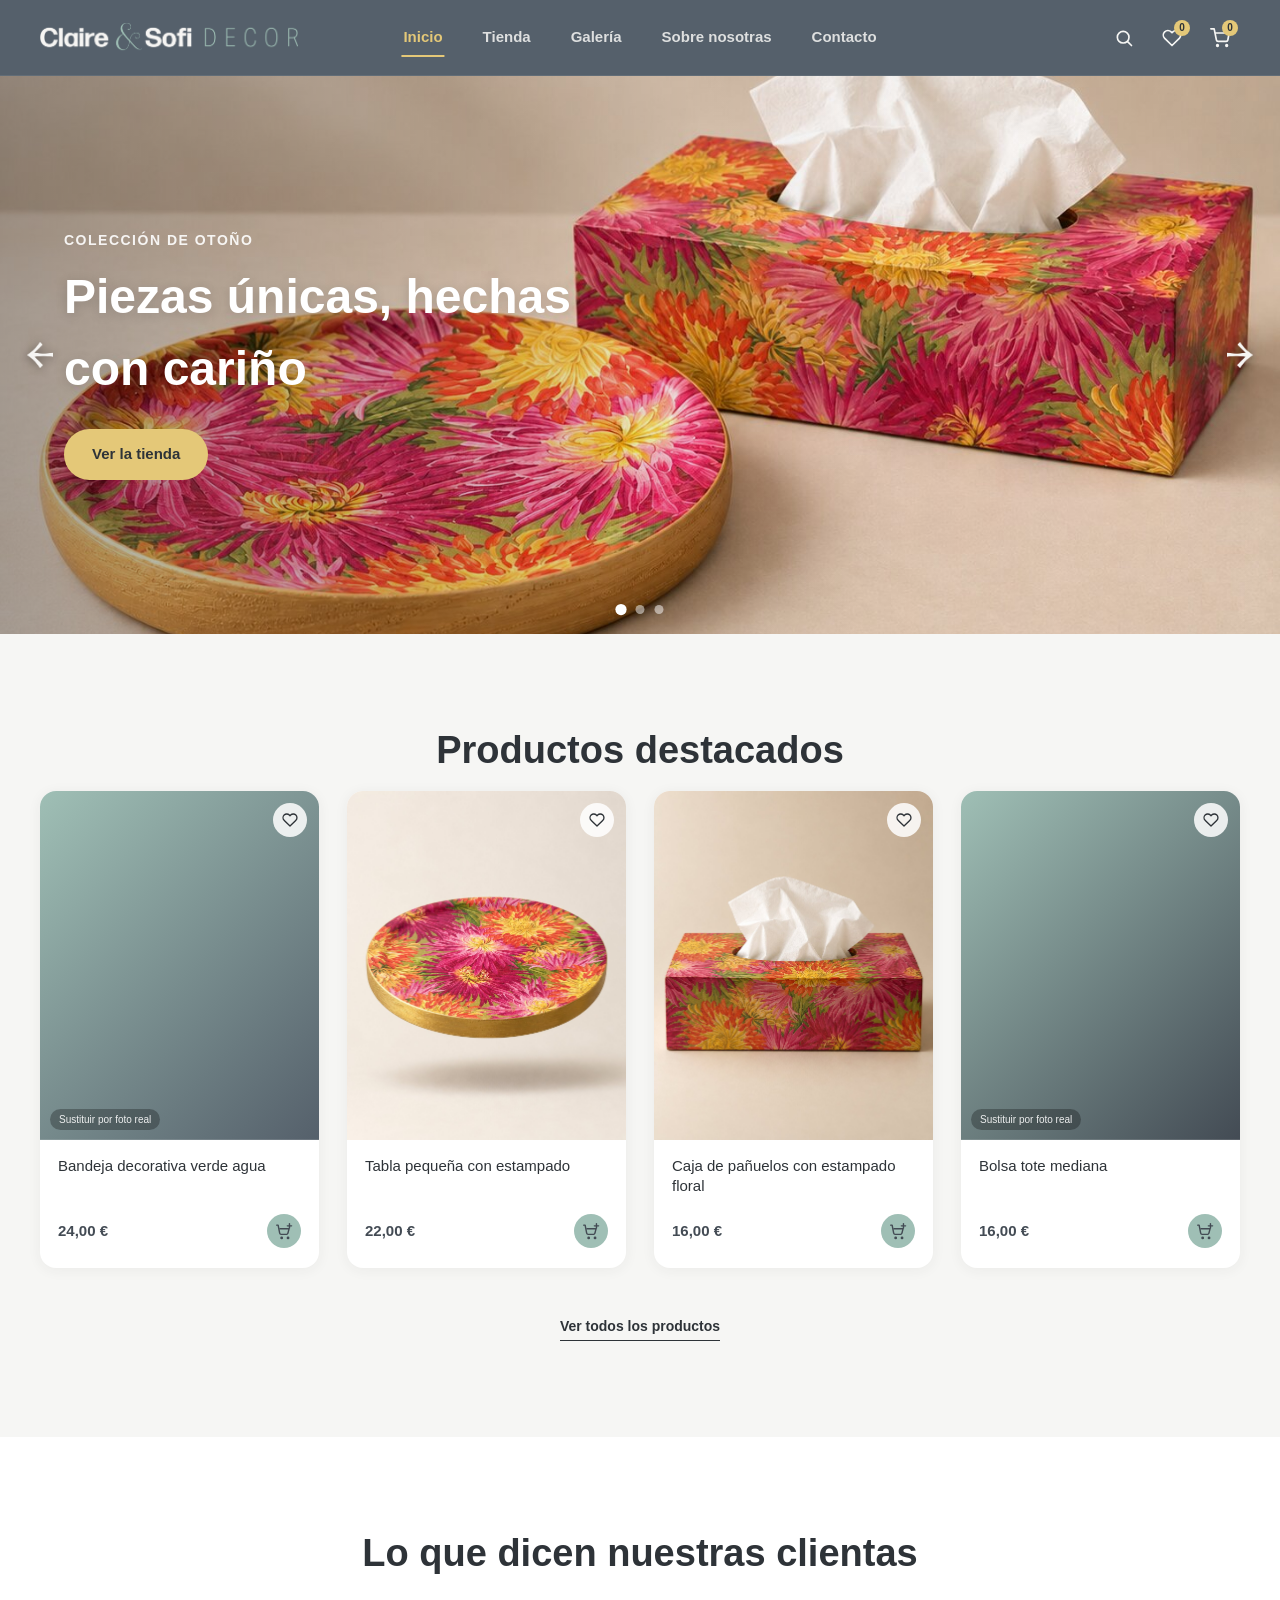
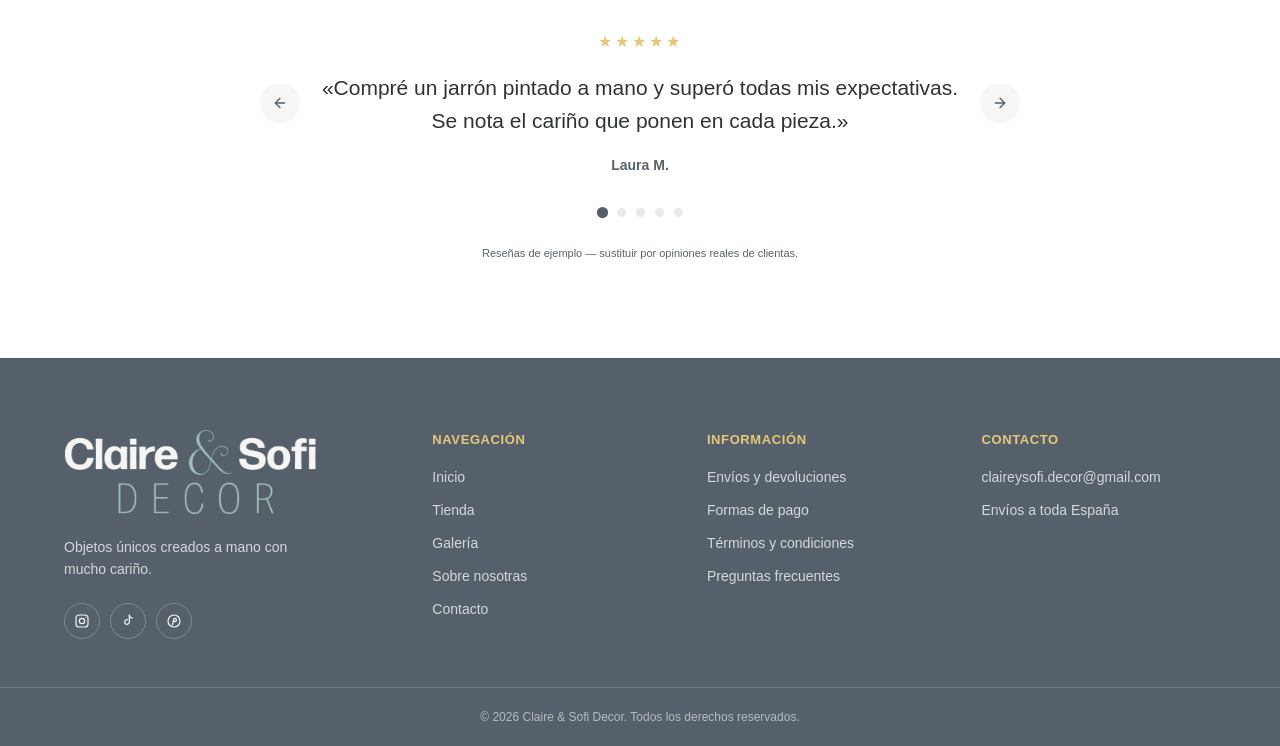
<file: index.html>
<!DOCTYPE html>
<html lang="es">
<head>
  <meta charset="UTF-8">
  <meta name="viewport" content="width=device-width, initial-scale=1.0">
  <title>Claire & Sofi Decor</title>
  <link rel="icon" href="assets/img/favicon_io/favicon.ico" sizes="any">
  <link rel="icon" type="image/png" sizes="32x32" href="assets/img/favicon_io/favicon-32x32.png">
  <link rel="icon" type="image/png" sizes="16x16" href="assets/img/favicon_io/favicon-16x16.png">
  <link rel="apple-touch-icon" sizes="180x180" href="assets/img/favicon_io/apple-touch-icon.png">
  <link rel="manifest" href="assets/img/favicon_io/site.webmanifest">
  <link rel="stylesheet" href="css/style.css">
</head>
<body>

  <!-- ===== NAV BAR ===== -->
  <header class="navbar">
    <div class="navbar__inner">

      <!-- Logo (izquierda) -->
      <a href="#" class="navbar__logo">
        <img src="assets/img/Logo_Semicondensed_Claro1.png" alt="Claire & Sofi Decor" class="navbar__logo-img">
      </a>

      <!-- Botón hamburguesa (solo móvil) -->
      <button class="navbar__toggle" id="navToggle" aria-label="Abrir menú" aria-expanded="false">
        <span></span>
        <span></span>
        <span></span>
      </button>

      <!-- Navegación (centro) -->
      <nav class="navbar__nav" id="navMenu">
        <a href="#inicio" class="navbar__link is-active">Inicio</a>

        <!-- "Tienda" abre un desplegable con categorías al pasar el ratón -->
        <div class="navbar__item navbar__item--dropdown" id="tiendaNavItem">
          <a href="tienda.html" class="navbar__link">Tienda</a>
          <div class="tienda-dropdown" id="tiendaDropdown">
            <div class="tienda-dropdown__inner">
              <a href="tienda.html" class="tienda-dropdown__item">
                <span class="tienda-dropdown__circle tienda-dropdown__circle--todo"></span>
                <span class="tienda-dropdown__label">Ver todo</span>
              </a>
              <a href="tienda.html?cat=servir" class="tienda-dropdown__item">
                <span class="tienda-dropdown__circle tienda-dropdown__circle--servir"></span>
                <span class="tienda-dropdown__label">Para servir</span>
              </a>
              <a href="tienda.html?cat=decorar" class="tienda-dropdown__item">
                <span class="tienda-dropdown__circle tienda-dropdown__circle--decorar"></span>
                <span class="tienda-dropdown__label">Para decorar</span>
              </a>
              <a href="tienda.html?cat=bolsas" class="tienda-dropdown__item">
                <span class="tienda-dropdown__circle tienda-dropdown__circle--bolsas"></span>
                <span class="tienda-dropdown__label">Bolsas</span>
              </a>
              <a href="tienda.html?cat=personalizable" class="tienda-dropdown__item">
                <span class="tienda-dropdown__circle tienda-dropdown__circle--personalizable"></span>
                <span class="tienda-dropdown__label">Personalizado</span>
              </a>
            </div>
          </div>
        </div>

        <a href="galeria.html" class="navbar__link">Galería</a>
        <a href="sobre-nosotras.html" class="navbar__link">Sobre nosotras</a>
        <a href="contacto.html" class="navbar__link">Contacto</a>
      </nav>

      <!-- Iconos (derecha) -->
      <div class="navbar__icons">
        <div class="navbar__search" id="navSearch">
          <input type="text" class="navbar__search-input" id="searchInput" placeholder="Buscar productos…" autocomplete="off">
          <button class="navbar__icon-btn navbar__search-btn" aria-label="Buscar" title="Buscar" id="searchToggle">
            <svg viewBox="0 0 24 24" fill="none" stroke="currentColor" stroke-width="2" stroke-linecap="round" stroke-linejoin="round"><circle cx="11" cy="11" r="7"></circle><line x1="21" y1="21" x2="16.65" y2="16.65"></line></svg>
          </button>
        </div>
        <a href="favoritos.html" class="navbar__icon-btn" aria-label="Favoritos" title="Favoritos">
          <svg viewBox="0 0 24 24" fill="none" stroke="currentColor" stroke-width="2" stroke-linecap="round" stroke-linejoin="round"><path d="M20.8 4.6a5.5 5.5 0 0 0-7.8 0L12 5.6l-1-1a5.5 5.5 0 0 0-7.8 7.8l1 1L12 21l7.8-7.6 1-1a5.5 5.5 0 0 0 0-7.8z"></path></svg>
          <span class="navbar__icon-badge" id="favoritesBadge">0</span>
        </a>
        <a href="carrito.html" class="navbar__icon-btn" aria-label="Carrito" title="Carrito">
          <svg viewBox="0 0 24 24" fill="none" stroke="currentColor" stroke-width="2" stroke-linecap="round" stroke-linejoin="round"><circle cx="9" cy="21" r="1"></circle><circle cx="20" cy="21" r="1"></circle><path d="M1 1h4l2.7 13.4a2 2 0 0 0 2 1.6h9.7a2 2 0 0 0 2-1.6L23 6H6"></path></svg>
          <span class="navbar__icon-badge" id="cartBadge">0</span>
        </a>
      </div>

    </div>
  </header>

  <!-- Fondo oscurecido mientras el desplegable de "Tienda" está abierto -->
  <div class="tienda-overlay" id="tiendaOverlay"></div>

  <!-- ===== CARRUSEL ===== -->
  <section class="carousel" id="inicio" aria-label="Destacados">
    <div class="carousel__track">

      <div class="carousel__slide is-active" style="background-image: url('assets/img/coleccion-otono-1.jpg');">
        <div class="carousel__content">
          <p class="carousel__eyebrow">Colección de otoño</p>
          <h2 class="carousel__title">Piezas únicas, hechas con cariño</h2>
          <a href="tienda.html" class="carousel__cta">Ver la tienda</a>
        </div>
      </div>

      <div class="carousel__slide" style="background-image: linear-gradient(135deg, #55606B, #E4C878);">
        <div class="carousel__content">
          <p class="carousel__eyebrow">Nuevo</p>
          <h2 class="carousel__title">Cada detalle, hecho a mano</h2>
          <a href="tienda.html" class="carousel__cta">Descubrir más</a>
        </div>
        <span class="carousel__placeholder-tag">Sustituir por foto real 2</span>
      </div>

      <div class="carousel__slide" style="background-image: linear-gradient(135deg, #5F8A80, #2E3338);">
        <div class="carousel__content">
          <p class="carousel__eyebrow">Personalizados</p>
          <h2 class="carousel__title">Regalos con tu toque especial</h2>
          <a href="#contacto" class="carousel__cta">Pide el tuyo</a>
        </div>
        <span class="carousel__placeholder-tag">Sustituir por foto real 3</span>
      </div>

    </div>

    <!-- Flechas -->
    <button class="carousel__arrow carousel__arrow--prev" id="carouselPrev" aria-label="Anterior">
      <img src="assets/icons/icon_flecha_white_izda1.png" alt="" class="carousel__arrow-icon">
    </button>
    <button class="carousel__arrow carousel__arrow--next" id="carouselNext" aria-label="Siguiente">
      <img src="assets/icons/icon_flecha_white_dcha1.png" alt="" class="carousel__arrow-icon">
    </button>

    <!-- Puntos -->
    <div class="carousel__dots" id="carouselDots">
      <button class="carousel__dot is-active" data-slide="0" aria-label="Ir a la diapositiva 1"></button>
      <button class="carousel__dot" data-slide="1" aria-label="Ir a la diapositiva 2"></button>
      <button class="carousel__dot" data-slide="2" aria-label="Ir a la diapositiva 3"></button>
    </div>
  </section>

  <main>

    <!-- ===== PRODUCTOS DESTACADOS ===== -->
    <section class="featured" id="productos-destacados">
      <div class="featured__inner">
        <h2 class="featured__title">Productos destacados</h2>

        <div class="featured__grid">

          <article class="product-card" data-id="bandeja-decorativa" data-name="Bandeja decorativa verde agua" data-price="24,00 €" data-image="linear-gradient(135deg, #9FBFB5, #55606B)">
            <div class="product-card__image" style="background-image: linear-gradient(135deg, #9FBFB5, #55606B);">
              <button class="product-card__fav" aria-label="Añadir a favoritos">
                <svg viewBox="0 0 24 24" fill="none" stroke="currentColor" stroke-width="2" stroke-linecap="round" stroke-linejoin="round"><path d="M20.8 4.6a5.5 5.5 0 0 0-7.8 0L12 5.6l-1-1a5.5 5.5 0 0 0-7.8 7.8l1 1L12 21l7.8-7.6 1-1a5.5 5.5 0 0 0 0-7.8z"></path></svg>
              </button>
              <span class="product-card__tag">Sustituir por foto real</span>
            </div>
            <div class="product-card__body">
              <h3 class="product-card__name">Bandeja decorativa verde agua</h3>
              <div class="product-card__footer">
                <p class="product-card__price">24,00&nbsp;€</p>
                <button class="product-card__add-cart" type="button" aria-label="Añadir al carrito">
                  <svg viewBox="0 0 24 24" fill="none" stroke="currentColor" stroke-width="2" stroke-linecap="round" stroke-linejoin="round"><circle cx="8" cy="21" r="1"></circle><circle cx="17" cy="21" r="1"></circle><path d="M1 3h2l2.2 11.4a2 2 0 0 0 2 1.6h7.6a2 2 0 0 0 2-1.6L18.5 8H6"></path><line x1="19" y1="1" x2="19" y2="7"></line><line x1="16" y1="4" x2="22" y2="4"></line></svg>
                </button>
              </div>
            </div>
          </article>


          <article class="product-card" data-id="tabla-estampado" data-name="Tabla pequeña con estampado" data-price="22,00 €" data-image="url('assets/img/productos/tabla-estampado-1.jpg')">
            <div class="product-card__image" style="background-image: url('assets/img/productos/tabla-estampado-1.jpg');">
              <button class="product-card__fav" aria-label="Añadir a favoritos">
                <svg viewBox="0 0 24 24" fill="none" stroke="currentColor" stroke-width="2" stroke-linecap="round" stroke-linejoin="round"><path d="M20.8 4.6a5.5 5.5 0 0 0-7.8 0L12 5.6l-1-1a5.5 5.5 0 0 0-7.8 7.8l1 1L12 21l7.8-7.6 1-1a5.5 5.5 0 0 0 0-7.8z"></path></svg>
              </button>
            </div>
            <div class="product-card__body">
              <h3 class="product-card__name">Tabla pequeña con estampado</h3>
              <div class="product-card__footer">
                <p class="product-card__price">22,00&nbsp;€</p>
                <button class="product-card__add-cart" type="button" aria-label="Añadir al carrito">
                  <svg viewBox="0 0 24 24" fill="none" stroke="currentColor" stroke-width="2" stroke-linecap="round" stroke-linejoin="round"><circle cx="8" cy="21" r="1"></circle><circle cx="17" cy="21" r="1"></circle><path d="M1 3h2l2.2 11.4a2 2 0 0 0 2 1.6h7.6a2 2 0 0 0 2-1.6L18.5 8H6"></path><line x1="19" y1="1" x2="19" y2="7"></line><line x1="16" y1="4" x2="22" y2="4"></line></svg>
                </button>
              </div>
            </div>
          </article>


          <article class="product-card" data-id="caja-panuelos-estampado" data-name="Caja de pañuelos con estampado floral" data-price="16,00 €" data-image="url('assets/img/productos/caja-panuelos-estampado-1.jpg')">
            <div class="product-card__image" style="background-image: url('assets/img/productos/caja-panuelos-estampado-1.jpg');">
              <button class="product-card__fav" aria-label="Añadir a favoritos">
                <svg viewBox="0 0 24 24" fill="none" stroke="currentColor" stroke-width="2" stroke-linecap="round" stroke-linejoin="round"><path d="M20.8 4.6a5.5 5.5 0 0 0-7.8 0L12 5.6l-1-1a5.5 5.5 0 0 0-7.8 7.8l1 1L12 21l7.8-7.6 1-1a5.5 5.5 0 0 0 0-7.8z"></path></svg>
              </button>
            </div>
            <div class="product-card__body">
              <h3 class="product-card__name">Caja de pañuelos con estampado floral</h3>
              <div class="product-card__footer">
                <p class="product-card__price">16,00&nbsp;€</p>
                <button class="product-card__add-cart" type="button" aria-label="Añadir al carrito">
                  <svg viewBox="0 0 24 24" fill="none" stroke="currentColor" stroke-width="2" stroke-linecap="round" stroke-linejoin="round"><circle cx="8" cy="21" r="1"></circle><circle cx="17" cy="21" r="1"></circle><path d="M1 3h2l2.2 11.4a2 2 0 0 0 2 1.6h7.6a2 2 0 0 0 2-1.6L18.5 8H6"></path><line x1="19" y1="1" x2="19" y2="7"></line><line x1="16" y1="4" x2="22" y2="4"></line></svg>
                </button>
              </div>
            </div>
          </article>


          <article class="product-card" data-id="bolsa-tote" data-name="Bolsa tote mediana" data-price="16,00 €" data-image="linear-gradient(135deg, #9FBFB5, #434B54)">
            <div class="product-card__image" style="background-image: linear-gradient(135deg, #9FBFB5, #434B54);">
              <button class="product-card__fav" aria-label="Añadir a favoritos">
                <svg viewBox="0 0 24 24" fill="none" stroke="currentColor" stroke-width="2" stroke-linecap="round" stroke-linejoin="round"><path d="M20.8 4.6a5.5 5.5 0 0 0-7.8 0L12 5.6l-1-1a5.5 5.5 0 0 0-7.8 7.8l1 1L12 21l7.8-7.6 1-1a5.5 5.5 0 0 0 0-7.8z"></path></svg>
              </button>
              <span class="product-card__tag">Sustituir por foto real</span>
            </div>
            <div class="product-card__body">
              <h3 class="product-card__name">Bolsa tote mediana</h3>
              <div class="product-card__footer">
                <p class="product-card__price">16,00&nbsp;€</p>
                <button class="product-card__add-cart" type="button" aria-label="Añadir al carrito">
                  <svg viewBox="0 0 24 24" fill="none" stroke="currentColor" stroke-width="2" stroke-linecap="round" stroke-linejoin="round"><circle cx="8" cy="21" r="1"></circle><circle cx="17" cy="21" r="1"></circle><path d="M1 3h2l2.2 11.4a2 2 0 0 0 2 1.6h7.6a2 2 0 0 0 2-1.6L18.5 8H6"></path><line x1="19" y1="1" x2="19" y2="7"></line><line x1="16" y1="4" x2="22" y2="4"></line></svg>
                </button>
              </div>
            </div>
          </article>

        
        </div>

        <a href="tienda.html" class="featured__more">Ver todos los productos</a>
      </div>
    </section>

    <!-- ===== RESEÑAS DE CLIENTES ===== -->
    <section class="testimonials" aria-label="Reseñas de clientes">
      <div class="testimonials__inner">
        <h2 class="testimonials__title">Lo que dicen nuestras clientas</h2>

        <div class="testimonials__viewport">
          <div class="testimonials__track">

            <blockquote class="testimonial is-active">
              <div class="testimonial__stars" aria-hidden="true">★★★★★</div>
              <p class="testimonial__text">«Compré un jarrón pintado a mano y superó todas mis expectativas. Se nota el cariño que ponen en cada pieza.»</p>
              <footer class="testimonial__author">Laura M.</footer>
            </blockquote>

            <blockquote class="testimonial">
              <div class="testimonial__stars" aria-hidden="true">★★★★★</div>
              <p class="testimonial__text">«El cuadro bordado es precioso, quedó perfecto en mi salón. ¡Seguro que repito!»</p>
              <footer class="testimonial__author">Marta G.</footer>
            </blockquote>

            <blockquote class="testimonial">
              <div class="testimonial__stars" aria-hidden="true">★★★★★</div>
              <p class="testimonial__text">«Encargué un regalo personalizado para mi madre y le encantó. Un trato cercano y muy atentas en todo momento.»</p>
              <footer class="testimonial__author">Carlos R.</footer>
            </blockquote>

            <blockquote class="testimonial">
              <div class="testimonial__stars" aria-hidden="true">★★★★★</div>
              <p class="testimonial__text">«Calidad artesanal a un precio increíble. Se nota que cada producto está hecho con mimo.»</p>
              <footer class="testimonial__author">Ana P.</footer>
            </blockquote>

            <blockquote class="testimonial">
              <div class="testimonial__stars" aria-hidden="true">★★★★☆</div>
              <p class="testimonial__text">«Llegó muy rápido y tal cual salía en las fotos. ¡Volveré a comprar seguro!»</p>
              <footer class="testimonial__author">Elena S.</footer>
            </blockquote>

          </div>

          <!-- Flechas -->
          <button class="testimonials__arrow testimonials__arrow--prev" id="testimonialPrev" aria-label="Reseña anterior">
            <svg class="testimonials__arrow-icon" viewBox="0 0 24 24" fill="none" stroke="currentColor" stroke-width="2" stroke-linecap="round" stroke-linejoin="round" aria-hidden="true" focusable="false">
              <line x1="19" y1="12" x2="5" y2="12"></line>
              <polyline points="12 19 5 12 12 5"></polyline>
            </svg>
          </button>
          <button class="testimonials__arrow testimonials__arrow--next" id="testimonialNext" aria-label="Reseña siguiente">
            <svg class="testimonials__arrow-icon" viewBox="0 0 24 24" fill="none" stroke="currentColor" stroke-width="2" stroke-linecap="round" stroke-linejoin="round" aria-hidden="true" focusable="false">
              <line x1="5" y1="12" x2="19" y2="12"></line>
              <polyline points="12 5 19 12 12 19"></polyline>
            </svg>
          </button>
        </div>

        <!-- Puntos -->
        <div class="testimonials__dots" id="testimonialDots">
          <button class="testimonials__dot is-active" data-slide="0" aria-label="Ir a la reseña 1"></button>
          <button class="testimonials__dot" data-slide="1" aria-label="Ir a la reseña 2"></button>
          <button class="testimonials__dot" data-slide="2" aria-label="Ir a la reseña 3"></button>
          <button class="testimonials__dot" data-slide="3" aria-label="Ir a la reseña 4"></button>
          <button class="testimonials__dot" data-slide="4" aria-label="Ir a la reseña 5"></button>
        </div>

        <p class="testimonials__note">Reseñas de ejemplo — sustituir por opiniones reales de clientas.</p>
      </div>
    </section>

    <!-- Aquí seguiremos añadiendo: sobre nosotras, galería, contacto... -->
  </main>

  <!-- ===== PIE DE PÁGINA ===== -->
  <footer class="footer">
    <div class="footer__inner">

      <div class="footer__col footer__col--brand">
        <img src="assets/img/Logo_Claro1.png" alt="Claire & Sofi Decor" class="footer__logo">
        <p class="footer__tagline">Objetos únicos creados a mano con mucho cariño.</p>
        <div class="footer__social">
          <a href="#" class="footer__social-link" aria-label="Instagram">
            <svg viewBox="0 0 24 24" fill="none" stroke="currentColor" stroke-width="1.8" stroke-linecap="round" stroke-linejoin="round"><rect x="3" y="3" width="18" height="18" rx="5"></rect><circle cx="12" cy="12" r="4"></circle><circle cx="17.5" cy="6.5" r="0.8" fill="currentColor" stroke="none"></circle></svg>
          </a>
          <a href="#" class="footer__social-link" aria-label="TikTok">
            <svg viewBox="0 0 24 24" fill="none" stroke="currentColor" stroke-width="1.8" stroke-linecap="round" stroke-linejoin="round"><path d="M14 3v10.5a3.5 3.5 0 1 1-3-3.46"></path><path d="M14 3c0 2.5 2 4.5 4.5 4.5"></path></svg>
          </a>
          <a href="#" class="footer__social-link" aria-label="Pinterest">
            <svg viewBox="0 0 24 24" fill="none" stroke="currentColor" stroke-width="1.8" stroke-linecap="round" stroke-linejoin="round"><circle cx="12" cy="12" r="9"></circle><path d="M9.5 18c1-3.5 1.5-6 2-8.5.4-2 3.5-2 4 .2.3 1.4-.5 3.3-2.2 3.3-1 0-1.6-.7-1.4-1.7"></path></svg>
          </a>
        </div>
      </div>

      <div class="footer__col">
        <h3 class="footer__heading">Navegación</h3>
        <nav class="footer__links">
          <a href="#inicio">Inicio</a>
          <a href="tienda.html">Tienda</a>
          <a href="galeria.html">Galería</a>
          <a href="sobre-nosotras.html">Sobre nosotras</a>
          <a href="contacto.html">Contacto</a>
        </nav>
      </div>

      <div class="footer__col">
        <h3 class="footer__heading">Información</h3>
        <nav class="footer__links">
          <a href="informacion.html#envios-devoluciones">Envíos y devoluciones</a>
          <a href="informacion.html#formas-pago">Formas de pago</a>
          <a href="informacion.html#terminos-condiciones">Términos y condiciones</a>
          <a href="contacto.html#preguntas-frecuentes">Preguntas frecuentes</a>
        </nav>
      </div>

      <div class="footer__col">
        <h3 class="footer__heading">Contacto</h3>
        <nav class="footer__links">
          <a href="mailto:claireysofi.decor@gmail.com">claireysofi.decor@gmail.com</a>
          <span class="footer__info">Envíos a toda España</span>
        </nav>
      </div>

    </div>

    <div class="footer__bottom">
      <p>© 2026 Claire & Sofi Decor. Todos los derechos reservados.</p>
    </div>
  </footer>

  <script src="js/script.js"></script>
</body>
</html>
</file>
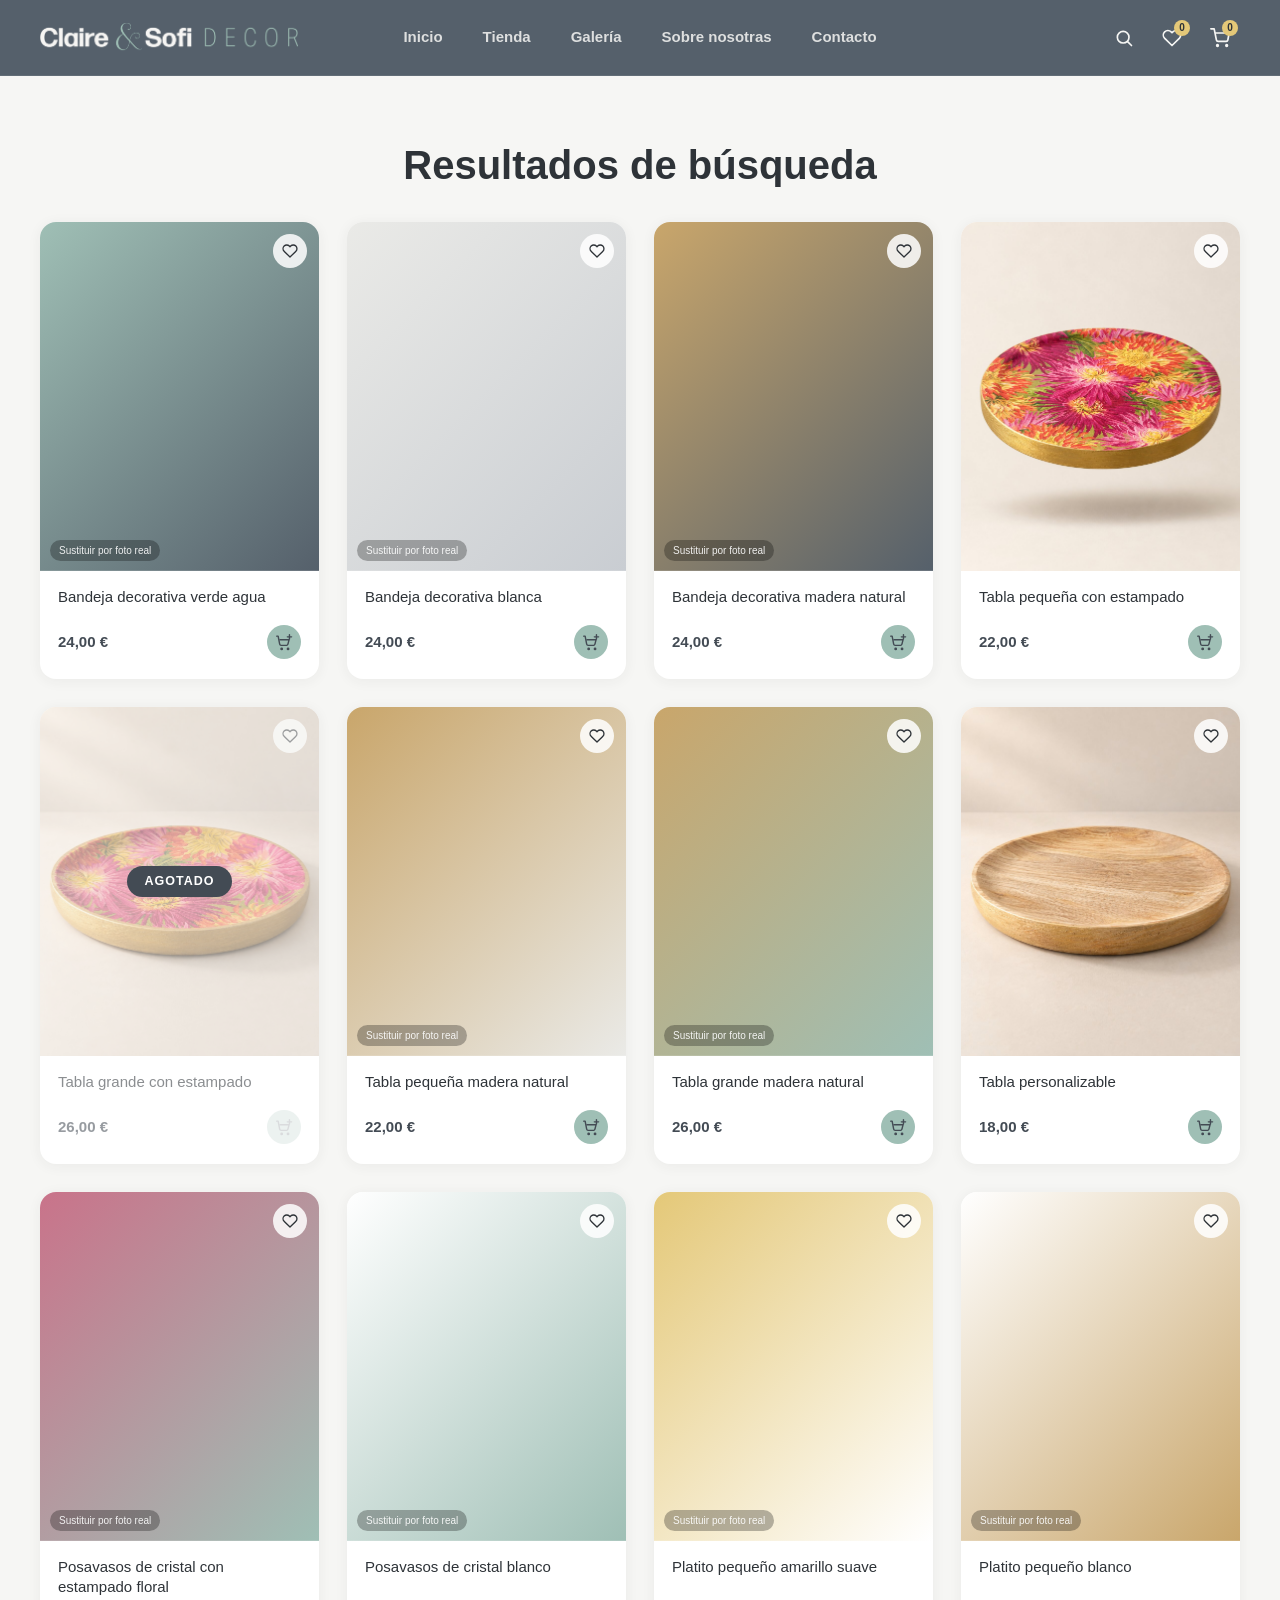
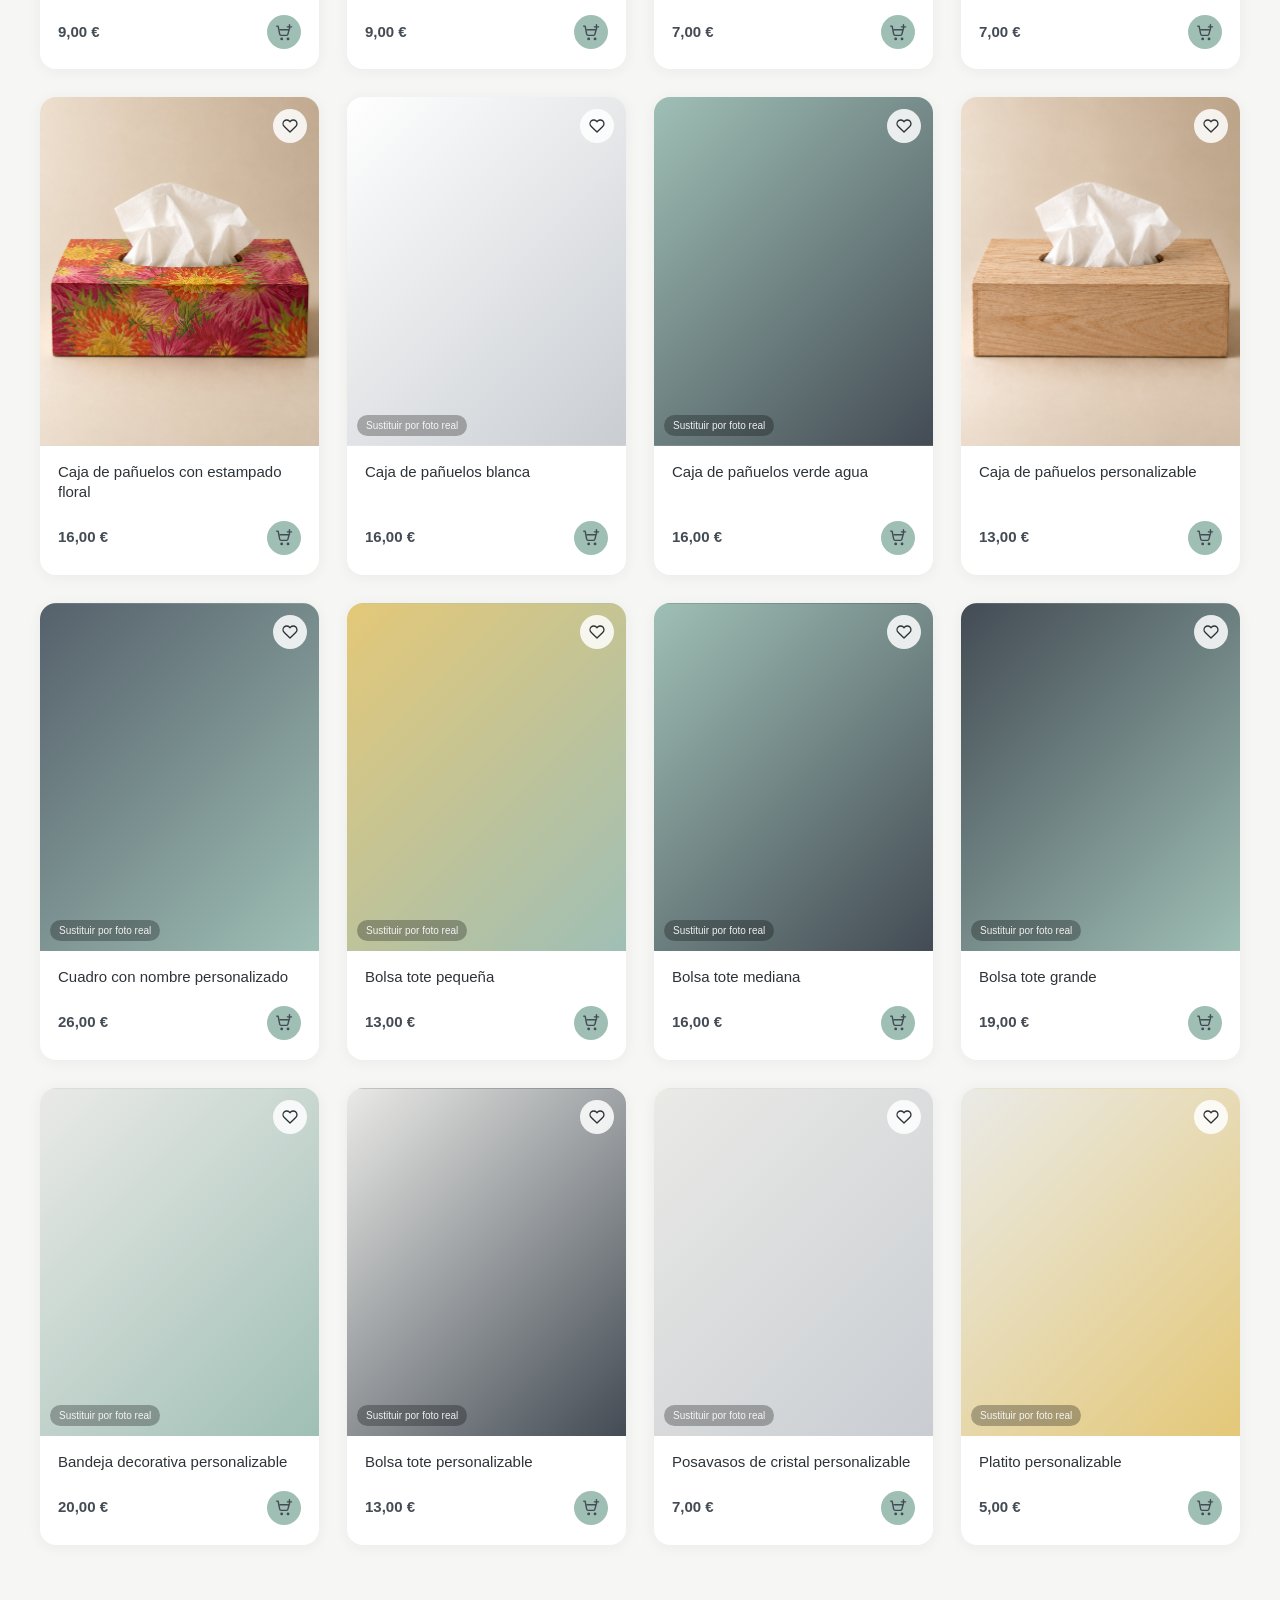
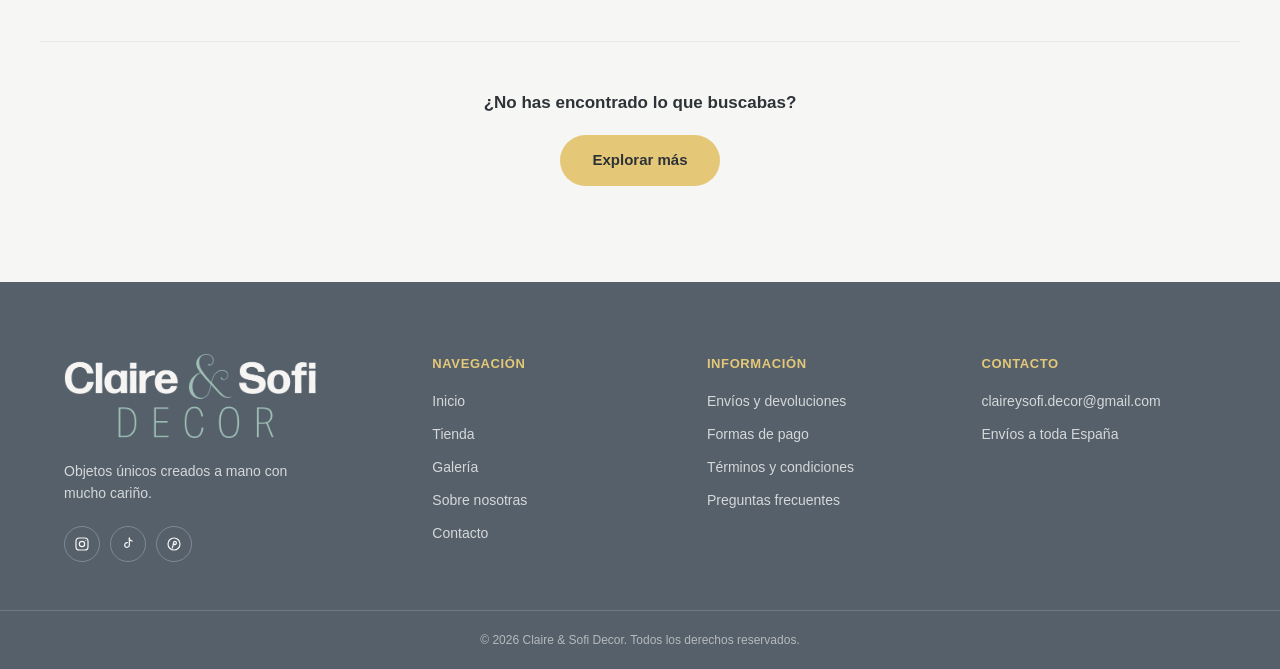
<file: busqueda.html>
<!DOCTYPE html>
<html lang="es">
<head>
  <meta charset="UTF-8">
  <meta name="viewport" content="width=device-width, initial-scale=1.0">
  <title>Resultados de búsqueda | Claire & Sofi Decor</title>
  <link rel="icon" href="assets/img/favicon_io/favicon.ico" sizes="any">
  <link rel="icon" type="image/png" sizes="32x32" href="assets/img/favicon_io/favicon-32x32.png">
  <link rel="icon" type="image/png" sizes="16x16" href="assets/img/favicon_io/favicon-16x16.png">
  <link rel="apple-touch-icon" sizes="180x180" href="assets/img/favicon_io/apple-touch-icon.png">
  <link rel="manifest" href="assets/img/favicon_io/site.webmanifest">
  <link rel="stylesheet" href="css/style.css">
</head>
<body>

  <!-- ===== NAV BAR ===== -->
  <header class="navbar">
    <div class="navbar__inner">

      <!-- Logo (izquierda) -->
      <a href="index.html" class="navbar__logo">
        <img src="assets/img/Logo_Semicondensed_Claro1.png" alt="Claire & Sofi Decor" class="navbar__logo-img">
      </a>

      <!-- Botón hamburguesa (solo móvil) -->
      <button class="navbar__toggle" id="navToggle" aria-label="Abrir menú" aria-expanded="false">
        <span></span>
        <span></span>
        <span></span>
      </button>

      <!-- Navegación (centro) -->
      <nav class="navbar__nav" id="navMenu">
        <a href="index.html#inicio" class="navbar__link">Inicio</a>

        <!-- "Tienda" abre un desplegable con categorías al pasar el ratón -->
        <div class="navbar__item navbar__item--dropdown" id="tiendaNavItem">
          <a href="tienda.html" class="navbar__link">Tienda</a>
          <div class="tienda-dropdown" id="tiendaDropdown">
            <div class="tienda-dropdown__inner">
              <a href="tienda.html" class="tienda-dropdown__item">
                <span class="tienda-dropdown__circle tienda-dropdown__circle--todo"></span>
                <span class="tienda-dropdown__label">Ver todo</span>
              </a>
              <a href="tienda.html?cat=servir" class="tienda-dropdown__item">
                <span class="tienda-dropdown__circle tienda-dropdown__circle--servir"></span>
                <span class="tienda-dropdown__label">Para servir</span>
              </a>
              <a href="tienda.html?cat=decorar" class="tienda-dropdown__item">
                <span class="tienda-dropdown__circle tienda-dropdown__circle--decorar"></span>
                <span class="tienda-dropdown__label">Para decorar</span>
              </a>
              <a href="tienda.html?cat=bolsas" class="tienda-dropdown__item">
                <span class="tienda-dropdown__circle tienda-dropdown__circle--bolsas"></span>
                <span class="tienda-dropdown__label">Bolsas</span>
              </a>
              <a href="tienda.html?cat=personalizable" class="tienda-dropdown__item">
                <span class="tienda-dropdown__circle tienda-dropdown__circle--personalizable"></span>
                <span class="tienda-dropdown__label">Personalizado</span>
              </a>
            </div>
          </div>
        </div>

        <a href="galeria.html" class="navbar__link">Galería</a>
        <a href="sobre-nosotras.html" class="navbar__link">Sobre nosotras</a>
        <a href="contacto.html" class="navbar__link">Contacto</a>
      </nav>

      <!-- Iconos (derecha) -->
      <div class="navbar__icons">
        <div class="navbar__search" id="navSearch">
          <input type="text" class="navbar__search-input" id="searchInput" placeholder="Buscar productos…" autocomplete="off">
          <button class="navbar__icon-btn navbar__search-btn" aria-label="Buscar" title="Buscar" id="searchToggle">
            <svg viewBox="0 0 24 24" fill="none" stroke="currentColor" stroke-width="2" stroke-linecap="round" stroke-linejoin="round"><circle cx="11" cy="11" r="7"></circle><line x1="21" y1="21" x2="16.65" y2="16.65"></line></svg>
          </button>
        </div>
        <a href="favoritos.html" class="navbar__icon-btn" aria-label="Favoritos" title="Favoritos">
          <svg viewBox="0 0 24 24" fill="none" stroke="currentColor" stroke-width="2" stroke-linecap="round" stroke-linejoin="round"><path d="M20.8 4.6a5.5 5.5 0 0 0-7.8 0L12 5.6l-1-1a5.5 5.5 0 0 0-7.8 7.8l1 1L12 21l7.8-7.6 1-1a5.5 5.5 0 0 0 0-7.8z"></path></svg>
          <span class="navbar__icon-badge" id="favoritesBadge">0</span>
        </a>
        <a href="carrito.html" class="navbar__icon-btn" aria-label="Carrito" title="Carrito">
          <svg viewBox="0 0 24 24" fill="none" stroke="currentColor" stroke-width="2" stroke-linecap="round" stroke-linejoin="round"><circle cx="9" cy="21" r="1"></circle><circle cx="20" cy="21" r="1"></circle><path d="M1 1h4l2.7 13.4a2 2 0 0 0 2 1.6h9.7a2 2 0 0 0 2-1.6L23 6H6"></path></svg>
          <span class="navbar__icon-badge" id="cartBadge">0</span>
        </a>
      </div>

    </div>
  </header>

  <!-- Fondo oscurecido mientras el desplegable de "Tienda" está abierto -->
  <div class="tienda-overlay" id="tiendaOverlay"></div>

  <main>

    <!-- ===== CABECERA DE RESULTADOS ===== -->
    <section class="shop-hero">
      <div class="shop-hero__inner">
        <h1 class="shop-hero__title" id="searchResultsTitle">Resultados de búsqueda</h1>
        <p class="shop-hero__subtitle" id="searchResultsSubtitle" hidden></p>
      </div>
    </section>

    <!-- ===== PRODUCTOS COINCIDENTES ===== -->
    <section class="shop">
      <div class="shop__inner">

        <div class="shop__grid" id="searchGrid">

          <!-- Para servir -->

          <article class="product-card" data-category="servir" data-id="bandeja-decorativa" data-description="Bandeja decorativa pintada a mano en verde agua, ideal para servir en la mesa o decorar una estantería." data-name="Bandeja decorativa verde agua" data-price="24,00 €" data-image="linear-gradient(135deg, #9FBFB5, #55606B)">
            <div class="product-card__image" style="background-image: linear-gradient(135deg, #9FBFB5, #55606B);">
              <button class="product-card__fav" aria-label="Añadir a favoritos">
                <svg viewBox="0 0 24 24" fill="none" stroke="currentColor" stroke-width="2" stroke-linecap="round" stroke-linejoin="round"><path d="M20.8 4.6a5.5 5.5 0 0 0-7.8 0L12 5.6l-1-1a5.5 5.5 0 0 0-7.8 7.8l1 1L12 21l7.8-7.6 1-1a5.5 5.5 0 0 0 0-7.8z"></path></svg>
              </button>
              <span class="product-card__tag">Sustituir por foto real</span>
            </div>
            <div class="product-card__body">
              <h3 class="product-card__name">Bandeja decorativa verde agua</h3>
              <div class="product-card__footer">
                <p class="product-card__price">24,00&nbsp;€</p>
                <button class="product-card__add-cart" type="button" aria-label="Añadir al carrito">
                  <svg viewBox="0 0 24 24" fill="none" stroke="currentColor" stroke-width="2" stroke-linecap="round" stroke-linejoin="round"><circle cx="8" cy="21" r="1"></circle><circle cx="17" cy="21" r="1"></circle><path d="M1 3h2l2.2 11.4a2 2 0 0 0 2 1.6h7.6a2 2 0 0 0 2-1.6L18.5 8H6"></path><line x1="19" y1="1" x2="19" y2="7"></line><line x1="16" y1="4" x2="22" y2="4"></line></svg>
                </button>
              </div>
            </div>
          </article>

          <article class="product-card" data-category="servir" data-id="bandeja-decorativa-blanca" data-description="Bandeja decorativa pintada a mano en blanco liso, ideal para servir en la mesa o decorar una estantería." data-name="Bandeja decorativa blanca" data-price="24,00 €" data-image="linear-gradient(135deg, #EAEAE7, #C9CDD2)">
            <div class="product-card__image" style="background-image: linear-gradient(135deg, #EAEAE7, #C9CDD2);">
              <button class="product-card__fav" aria-label="Añadir a favoritos">
                <svg viewBox="0 0 24 24" fill="none" stroke="currentColor" stroke-width="2" stroke-linecap="round" stroke-linejoin="round"><path d="M20.8 4.6a5.5 5.5 0 0 0-7.8 0L12 5.6l-1-1a5.5 5.5 0 0 0-7.8 7.8l1 1L12 21l7.8-7.6 1-1a5.5 5.5 0 0 0 0-7.8z"></path></svg>
              </button>
              <span class="product-card__tag">Sustituir por foto real</span>
            </div>
            <div class="product-card__body">
              <h3 class="product-card__name">Bandeja decorativa blanca</h3>
              <div class="product-card__footer">
                <p class="product-card__price">24,00&nbsp;€</p>
                <button class="product-card__add-cart" type="button" aria-label="Añadir al carrito">
                  <svg viewBox="0 0 24 24" fill="none" stroke="currentColor" stroke-width="2" stroke-linecap="round" stroke-linejoin="round"><circle cx="8" cy="21" r="1"></circle><circle cx="17" cy="21" r="1"></circle><path d="M1 3h2l2.2 11.4a2 2 0 0 0 2 1.6h7.6a2 2 0 0 0 2-1.6L18.5 8H6"></path><line x1="19" y1="1" x2="19" y2="7"></line><line x1="16" y1="4" x2="22" y2="4"></line></svg>
                </button>
              </div>
            </div>
          </article>

          <article class="product-card" data-category="servir" data-id="bandeja-decorativa-madera" data-description="Bandeja decorativa en acabado madera natural, ideal para servir en la mesa o decorar una estantería." data-name="Bandeja decorativa madera natural" data-price="24,00 €" data-image="linear-gradient(135deg, #C9A66B, #55606B)">
            <div class="product-card__image" style="background-image: linear-gradient(135deg, #C9A66B, #55606B);">
              <button class="product-card__fav" aria-label="Añadir a favoritos">
                <svg viewBox="0 0 24 24" fill="none" stroke="currentColor" stroke-width="2" stroke-linecap="round" stroke-linejoin="round"><path d="M20.8 4.6a5.5 5.5 0 0 0-7.8 0L12 5.6l-1-1a5.5 5.5 0 0 0-7.8 7.8l1 1L12 21l7.8-7.6 1-1a5.5 5.5 0 0 0 0-7.8z"></path></svg>
              </button>
              <span class="product-card__tag">Sustituir por foto real</span>
            </div>
            <div class="product-card__body">
              <h3 class="product-card__name">Bandeja decorativa madera natural</h3>
              <div class="product-card__footer">
                <p class="product-card__price">24,00&nbsp;€</p>
                <button class="product-card__add-cart" type="button" aria-label="Añadir al carrito">
                  <svg viewBox="0 0 24 24" fill="none" stroke="currentColor" stroke-width="2" stroke-linecap="round" stroke-linejoin="round"><circle cx="8" cy="21" r="1"></circle><circle cx="17" cy="21" r="1"></circle><path d="M1 3h2l2.2 11.4a2 2 0 0 0 2 1.6h7.6a2 2 0 0 0 2-1.6L18.5 8H6"></path><line x1="19" y1="1" x2="19" y2="7"></line><line x1="16" y1="4" x2="22" y2="4"></line></svg>
                </button>
              </div>
            </div>
          </article>

          <article class="product-card" data-category="servir" data-id="tabla-estampado" data-description="Tabla redonda de madera de 18 cm con borde dorado y un estampado floral decoupage pintado a mano, ideal para servir o decorar la mesa." data-name="Tabla pequeña con estampado" data-price="22,00 €" data-image="url('assets/img/productos/tabla-estampado-1.jpg')">
            <div class="product-card__image" style="background-image: url('assets/img/productos/tabla-estampado-1.jpg');">
              <button class="product-card__fav" aria-label="Añadir a favoritos">
                <svg viewBox="0 0 24 24" fill="none" stroke="currentColor" stroke-width="2" stroke-linecap="round" stroke-linejoin="round"><path d="M20.8 4.6a5.5 5.5 0 0 0-7.8 0L12 5.6l-1-1a5.5 5.5 0 0 0-7.8 7.8l1 1L12 21l7.8-7.6 1-1a5.5 5.5 0 0 0 0-7.8z"></path></svg>
              </button>
            </div>
            <div class="product-card__body">
              <h3 class="product-card__name">Tabla pequeña con estampado</h3>
              <div class="product-card__footer">
                <p class="product-card__price">22,00&nbsp;€</p>
                <button class="product-card__add-cart" type="button" aria-label="Añadir al carrito">
                  <svg viewBox="0 0 24 24" fill="none" stroke="currentColor" stroke-width="2" stroke-linecap="round" stroke-linejoin="round"><circle cx="8" cy="21" r="1"></circle><circle cx="17" cy="21" r="1"></circle><path d="M1 3h2l2.2 11.4a2 2 0 0 0 2 1.6h7.6a2 2 0 0 0 2-1.6L18.5 8H6"></path><line x1="19" y1="1" x2="19" y2="7"></line><line x1="16" y1="4" x2="22" y2="4"></line></svg>
                </button>
              </div>
            </div>
          </article>

          <article class="product-card" data-category="servir" data-id="tabla-estampado-grande" data-description="Tabla redonda de madera de 25 cm con borde dorado y un estampado floral decoupage pintado a mano, ideal para servir o decorar la mesa en formato grande." data-name="Tabla grande con estampado" data-price="26,00 €" data-image="url('assets/img/productos/tabla-estampado-grande-1.jpg')">
            <div class="product-card__image" style="background-image: url('assets/img/productos/tabla-estampado-grande-1.jpg');">
              <button class="product-card__fav" aria-label="Añadir a favoritos">
                <svg viewBox="0 0 24 24" fill="none" stroke="currentColor" stroke-width="2" stroke-linecap="round" stroke-linejoin="round"><path d="M20.8 4.6a5.5 5.5 0 0 0-7.8 0L12 5.6l-1-1a5.5 5.5 0 0 0-7.8 7.8l1 1L12 21l7.8-7.6 1-1a5.5 5.5 0 0 0 0-7.8z"></path></svg>
              </button>
            </div>
            <div class="product-card__body">
              <h3 class="product-card__name">Tabla grande con estampado</h3>
              <div class="product-card__footer">
                <p class="product-card__price">26,00&nbsp;€</p>
                <button class="product-card__add-cart" type="button" aria-label="Añadir al carrito">
                  <svg viewBox="0 0 24 24" fill="none" stroke="currentColor" stroke-width="2" stroke-linecap="round" stroke-linejoin="round"><circle cx="8" cy="21" r="1"></circle><circle cx="17" cy="21" r="1"></circle><path d="M1 3h2l2.2 11.4a2 2 0 0 0 2 1.6h7.6a2 2 0 0 0 2-1.6L18.5 8H6"></path><line x1="19" y1="1" x2="19" y2="7"></line><line x1="16" y1="4" x2="22" y2="4"></line></svg>
                </button>
              </div>
            </div>
          </article>

          <article class="product-card" data-category="servir" data-id="tabla-natural-18" data-description="Tabla redonda de madera de 18 cm en acabado natural liso, sin estampado, para servir o decorar la mesa con un toque más sobrio." data-name="Tabla pequeña madera natural" data-price="22,00 €" data-image="linear-gradient(135deg, #C9A66B, #EAEAE7)">
            <div class="product-card__image" style="background-image: linear-gradient(135deg, #C9A66B, #EAEAE7);">
              <button class="product-card__fav" aria-label="Añadir a favoritos">
                <svg viewBox="0 0 24 24" fill="none" stroke="currentColor" stroke-width="2" stroke-linecap="round" stroke-linejoin="round"><path d="M20.8 4.6a5.5 5.5 0 0 0-7.8 0L12 5.6l-1-1a5.5 5.5 0 0 0-7.8 7.8l1 1L12 21l7.8-7.6 1-1a5.5 5.5 0 0 0 0-7.8z"></path></svg>
              </button>
              <span class="product-card__tag">Sustituir por foto real</span>
            </div>
            <div class="product-card__body">
              <h3 class="product-card__name">Tabla pequeña madera natural</h3>
              <div class="product-card__footer">
                <p class="product-card__price">22,00&nbsp;€</p>
                <button class="product-card__add-cart" type="button" aria-label="Añadir al carrito">
                  <svg viewBox="0 0 24 24" fill="none" stroke="currentColor" stroke-width="2" stroke-linecap="round" stroke-linejoin="round"><circle cx="8" cy="21" r="1"></circle><circle cx="17" cy="21" r="1"></circle><path d="M1 3h2l2.2 11.4a2 2 0 0 0 2 1.6h7.6a2 2 0 0 0 2-1.6L18.5 8H6"></path><line x1="19" y1="1" x2="19" y2="7"></line><line x1="16" y1="4" x2="22" y2="4"></line></svg>
                </button>
              </div>
            </div>
          </article>

          <article class="product-card" data-category="servir" data-id="tabla-natural-25" data-description="Tabla redonda de madera de 25 cm en acabado natural liso, sin estampado, para servir o decorar la mesa en formato grande." data-name="Tabla grande madera natural" data-price="26,00 €" data-image="linear-gradient(135deg, #C9A66B, #9FBFB5)">
            <div class="product-card__image" style="background-image: linear-gradient(135deg, #C9A66B, #9FBFB5);">
              <button class="product-card__fav" aria-label="Añadir a favoritos">
                <svg viewBox="0 0 24 24" fill="none" stroke="currentColor" stroke-width="2" stroke-linecap="round" stroke-linejoin="round"><path d="M20.8 4.6a5.5 5.5 0 0 0-7.8 0L12 5.6l-1-1a5.5 5.5 0 0 0-7.8 7.8l1 1L12 21l7.8-7.6 1-1a5.5 5.5 0 0 0 0-7.8z"></path></svg>
              </button>
              <span class="product-card__tag">Sustituir por foto real</span>
            </div>
            <div class="product-card__body">
              <h3 class="product-card__name">Tabla grande madera natural</h3>
              <div class="product-card__footer">
                <p class="product-card__price">26,00&nbsp;€</p>
                <button class="product-card__add-cart" type="button" aria-label="Añadir al carrito">
                  <svg viewBox="0 0 24 24" fill="none" stroke="currentColor" stroke-width="2" stroke-linecap="round" stroke-linejoin="round"><circle cx="8" cy="21" r="1"></circle><circle cx="17" cy="21" r="1"></circle><path d="M1 3h2l2.2 11.4a2 2 0 0 0 2 1.6h7.6a2 2 0 0 0 2-1.6L18.5 8H6"></path><line x1="19" y1="1" x2="19" y2="7"></line><line x1="16" y1="4" x2="22" y2="4"></line></svg>
                </button>
              </div>
            </div>
          </article>

          <article class="product-card" data-category="servir" data-personalizable="true" data-id="tabla-personalizable" data-description="Tabla redonda de madera lisa, personalizable a tu gusto (pintura, iniciales, motivo especial...) en el tamaño y acabado que elijas." data-name="Tabla personalizable" data-price="18,00 €" data-image="url('assets/img/productos/tabla-plain-1.jpg')">
            <div class="product-card__image" style="background-image: url('assets/img/productos/tabla-plain-1.jpg');">
              <button class="product-card__fav" aria-label="Añadir a favoritos">
                <svg viewBox="0 0 24 24" fill="none" stroke="currentColor" stroke-width="2" stroke-linecap="round" stroke-linejoin="round"><path d="M20.8 4.6a5.5 5.5 0 0 0-7.8 0L12 5.6l-1-1a5.5 5.5 0 0 0-7.8 7.8l1 1L12 21l7.8-7.6 1-1a5.5 5.5 0 0 0 0-7.8z"></path></svg>
              </button>
            </div>
            <div class="product-card__body">
              <h3 class="product-card__name">Tabla personalizable</h3>
              <div class="product-card__footer">
                <p class="product-card__price">18,00&nbsp;€</p>
                <button class="product-card__add-cart" type="button" aria-label="Añadir al carrito">
                  <svg viewBox="0 0 24 24" fill="none" stroke="currentColor" stroke-width="2" stroke-linecap="round" stroke-linejoin="round"><circle cx="8" cy="21" r="1"></circle><circle cx="17" cy="21" r="1"></circle><path d="M1 3h2l2.2 11.4a2 2 0 0 0 2 1.6h7.6a2 2 0 0 0 2-1.6L18.5 8H6"></path><line x1="19" y1="1" x2="19" y2="7"></line><line x1="16" y1="4" x2="22" y2="4"></line></svg>
                </button>
              </div>
            </div>
          </article>

          <article class="product-card" data-category="servir" data-id="posavasos-cristal-estampado" data-description="Posavasos de cristal decorado a mano con estampado floral decoupage, protege la mesa con un toque de color." data-name="Posavasos de cristal con estampado floral" data-price="9,00 €" data-image="linear-gradient(135deg, #C9738A, #9FBFB5)">
            <div class="product-card__image" style="background-image: linear-gradient(135deg, #C9738A, #9FBFB5);">
              <button class="product-card__fav" aria-label="Añadir a favoritos">
                <svg viewBox="0 0 24 24" fill="none" stroke="currentColor" stroke-width="2" stroke-linecap="round" stroke-linejoin="round"><path d="M20.8 4.6a5.5 5.5 0 0 0-7.8 0L12 5.6l-1-1a5.5 5.5 0 0 0-7.8 7.8l1 1L12 21l7.8-7.6 1-1a5.5 5.5 0 0 0 0-7.8z"></path></svg>
              </button>
              <span class="product-card__tag">Sustituir por foto real</span>
            </div>
            <div class="product-card__body">
              <h3 class="product-card__name">Posavasos de cristal con estampado floral</h3>
              <div class="product-card__footer">
                <p class="product-card__price">9,00&nbsp;€</p>
                <button class="product-card__add-cart" type="button" aria-label="Añadir al carrito">
                  <svg viewBox="0 0 24 24" fill="none" stroke="currentColor" stroke-width="2" stroke-linecap="round" stroke-linejoin="round"><circle cx="8" cy="21" r="1"></circle><circle cx="17" cy="21" r="1"></circle><path d="M1 3h2l2.2 11.4a2 2 0 0 0 2 1.6h7.6a2 2 0 0 0 2-1.6L18.5 8H6"></path><line x1="19" y1="1" x2="19" y2="7"></line><line x1="16" y1="4" x2="22" y2="4"></line></svg>
                </button>
              </div>
            </div>
          </article>

          <article class="product-card" data-category="servir" data-id="posavasos-cristal-blanco" data-description="Posavasos de cristal pintado en blanco liso, un básico discreto para el día a día." data-name="Posavasos de cristal blanco" data-price="9,00 €" data-image="linear-gradient(135deg, #FFFFFF, #9FBFB5)">
            <div class="product-card__image" style="background-image: linear-gradient(135deg, #FFFFFF, #9FBFB5);">
              <button class="product-card__fav" aria-label="Añadir a favoritos">
                <svg viewBox="0 0 24 24" fill="none" stroke="currentColor" stroke-width="2" stroke-linecap="round" stroke-linejoin="round"><path d="M20.8 4.6a5.5 5.5 0 0 0-7.8 0L12 5.6l-1-1a5.5 5.5 0 0 0-7.8 7.8l1 1L12 21l7.8-7.6 1-1a5.5 5.5 0 0 0 0-7.8z"></path></svg>
              </button>
              <span class="product-card__tag">Sustituir por foto real</span>
            </div>
            <div class="product-card__body">
              <h3 class="product-card__name">Posavasos de cristal blanco</h3>
              <div class="product-card__footer">
                <p class="product-card__price">9,00&nbsp;€</p>
                <button class="product-card__add-cart" type="button" aria-label="Añadir al carrito">
                  <svg viewBox="0 0 24 24" fill="none" stroke="currentColor" stroke-width="2" stroke-linecap="round" stroke-linejoin="round"><circle cx="8" cy="21" r="1"></circle><circle cx="17" cy="21" r="1"></circle><path d="M1 3h2l2.2 11.4a2 2 0 0 0 2 1.6h7.6a2 2 0 0 0 2-1.6L18.5 8H6"></path><line x1="19" y1="1" x2="19" y2="7"></line><line x1="16" y1="4" x2="22" y2="4"></line></svg>
                </button>
              </div>
            </div>
          </article>

          <article class="product-card" data-category="servir" data-id="platito-pan-amarillo" data-description="Platito pequeño pintado a mano en amarillo suave, perfecto para el pan o como platito de apoyo en la mesa." data-name="Platito pequeño amarillo suave" data-price="7,00 €" data-image="linear-gradient(135deg, #E4C878, #FFFFFF)">
            <div class="product-card__image" style="background-image: linear-gradient(135deg, #E4C878, #FFFFFF);">
              <button class="product-card__fav" aria-label="Añadir a favoritos">
                <svg viewBox="0 0 24 24" fill="none" stroke="currentColor" stroke-width="2" stroke-linecap="round" stroke-linejoin="round"><path d="M20.8 4.6a5.5 5.5 0 0 0-7.8 0L12 5.6l-1-1a5.5 5.5 0 0 0-7.8 7.8l1 1L12 21l7.8-7.6 1-1a5.5 5.5 0 0 0 0-7.8z"></path></svg>
              </button>
              <span class="product-card__tag">Sustituir por foto real</span>
            </div>
            <div class="product-card__body">
              <h3 class="product-card__name">Platito pequeño amarillo suave</h3>
              <div class="product-card__footer">
                <p class="product-card__price">7,00&nbsp;€</p>
                <button class="product-card__add-cart" type="button" aria-label="Añadir al carrito">
                  <svg viewBox="0 0 24 24" fill="none" stroke="currentColor" stroke-width="2" stroke-linecap="round" stroke-linejoin="round"><circle cx="8" cy="21" r="1"></circle><circle cx="17" cy="21" r="1"></circle><path d="M1 3h2l2.2 11.4a2 2 0 0 0 2 1.6h7.6a2 2 0 0 0 2-1.6L18.5 8H6"></path><line x1="19" y1="1" x2="19" y2="7"></line><line x1="16" y1="4" x2="22" y2="4"></line></svg>
                </button>
              </div>
            </div>
          </article>

          <article class="product-card" data-category="servir" data-id="platito-pan-blanco" data-description="Platito pequeño pintado en blanco liso, un básico versátil para la mesa." data-name="Platito pequeño blanco" data-price="7,00 €" data-image="linear-gradient(135deg, #FFFFFF, #C9A66B)">
            <div class="product-card__image" style="background-image: linear-gradient(135deg, #FFFFFF, #C9A66B);">
              <button class="product-card__fav" aria-label="Añadir a favoritos">
                <svg viewBox="0 0 24 24" fill="none" stroke="currentColor" stroke-width="2" stroke-linecap="round" stroke-linejoin="round"><path d="M20.8 4.6a5.5 5.5 0 0 0-7.8 0L12 5.6l-1-1a5.5 5.5 0 0 0-7.8 7.8l1 1L12 21l7.8-7.6 1-1a5.5 5.5 0 0 0 0-7.8z"></path></svg>
              </button>
              <span class="product-card__tag">Sustituir por foto real</span>
            </div>
            <div class="product-card__body">
              <h3 class="product-card__name">Platito pequeño blanco</h3>
              <div class="product-card__footer">
                <p class="product-card__price">7,00&nbsp;€</p>
                <button class="product-card__add-cart" type="button" aria-label="Añadir al carrito">
                  <svg viewBox="0 0 24 24" fill="none" stroke="currentColor" stroke-width="2" stroke-linecap="round" stroke-linejoin="round"><circle cx="8" cy="21" r="1"></circle><circle cx="17" cy="21" r="1"></circle><path d="M1 3h2l2.2 11.4a2 2 0 0 0 2 1.6h7.6a2 2 0 0 0 2-1.6L18.5 8H6"></path><line x1="19" y1="1" x2="19" y2="7"></line><line x1="16" y1="4" x2="22" y2="4"></line></svg>
                </button>
              </div>
            </div>
          </article>

          <!-- Para decorar -->

          <article class="product-card" data-category="decorar" data-id="caja-panuelos-estampado" data-description="Caja de pañuelos de madera decorada a mano con papel decoupage de estampado floral, un toque de color para cualquier rincón de la casa." data-name="Caja de pañuelos con estampado floral" data-price="16,00 €" data-image="url('assets/img/productos/caja-panuelos-estampado-1.jpg')">
            <div class="product-card__image" style="background-image: url('assets/img/productos/caja-panuelos-estampado-1.jpg');">
              <button class="product-card__fav" aria-label="Añadir a favoritos">
                <svg viewBox="0 0 24 24" fill="none" stroke="currentColor" stroke-width="2" stroke-linecap="round" stroke-linejoin="round"><path d="M20.8 4.6a5.5 5.5 0 0 0-7.8 0L12 5.6l-1-1a5.5 5.5 0 0 0-7.8 7.8l1 1L12 21l7.8-7.6 1-1a5.5 5.5 0 0 0 0-7.8z"></path></svg>
              </button>
            </div>
            <div class="product-card__body">
              <h3 class="product-card__name">Caja de pañuelos con estampado floral</h3>
              <div class="product-card__footer">
                <p class="product-card__price">16,00&nbsp;€</p>
                <button class="product-card__add-cart" type="button" aria-label="Añadir al carrito">
                  <svg viewBox="0 0 24 24" fill="none" stroke="currentColor" stroke-width="2" stroke-linecap="round" stroke-linejoin="round"><circle cx="8" cy="21" r="1"></circle><circle cx="17" cy="21" r="1"></circle><path d="M1 3h2l2.2 11.4a2 2 0 0 0 2 1.6h7.6a2 2 0 0 0 2-1.6L18.5 8H6"></path><line x1="19" y1="1" x2="19" y2="7"></line><line x1="16" y1="4" x2="22" y2="4"></line></svg>
                </button>
              </div>
            </div>
          </article>

          <article class="product-card" data-category="decorar" data-id="caja-panuelos-blanca" data-description="Caja de pañuelos de madera pintada en blanco liso, un básico que combina con cualquier decoración." data-name="Caja de pañuelos blanca" data-price="16,00 €" data-image="linear-gradient(135deg, #FFFFFF, #C9CDD2)">
            <div class="product-card__image" style="background-image: linear-gradient(135deg, #FFFFFF, #C9CDD2);">
              <button class="product-card__fav" aria-label="Añadir a favoritos">
                <svg viewBox="0 0 24 24" fill="none" stroke="currentColor" stroke-width="2" stroke-linecap="round" stroke-linejoin="round"><path d="M20.8 4.6a5.5 5.5 0 0 0-7.8 0L12 5.6l-1-1a5.5 5.5 0 0 0-7.8 7.8l1 1L12 21l7.8-7.6 1-1a5.5 5.5 0 0 0 0-7.8z"></path></svg>
              </button>
              <span class="product-card__tag">Sustituir por foto real</span>
            </div>
            <div class="product-card__body">
              <h3 class="product-card__name">Caja de pañuelos blanca</h3>
              <div class="product-card__footer">
                <p class="product-card__price">16,00&nbsp;€</p>
                <button class="product-card__add-cart" type="button" aria-label="Añadir al carrito">
                  <svg viewBox="0 0 24 24" fill="none" stroke="currentColor" stroke-width="2" stroke-linecap="round" stroke-linejoin="round"><circle cx="8" cy="21" r="1"></circle><circle cx="17" cy="21" r="1"></circle><path d="M1 3h2l2.2 11.4a2 2 0 0 0 2 1.6h7.6a2 2 0 0 0 2-1.6L18.5 8H6"></path><line x1="19" y1="1" x2="19" y2="7"></line><line x1="16" y1="4" x2="22" y2="4"></line></svg>
                </button>
              </div>
            </div>
          </article>

          <article class="product-card" data-category="decorar" data-id="caja-panuelos-verde" data-description="Caja de pañuelos de madera pintada en verde agua, un color suave para dar vida a cualquier estancia." data-name="Caja de pañuelos verde agua" data-price="16,00 €" data-image="linear-gradient(135deg, #9FBFB5, #434B54)">
            <div class="product-card__image" style="background-image: linear-gradient(135deg, #9FBFB5, #434B54);">
              <button class="product-card__fav" aria-label="Añadir a favoritos">
                <svg viewBox="0 0 24 24" fill="none" stroke="currentColor" stroke-width="2" stroke-linecap="round" stroke-linejoin="round"><path d="M20.8 4.6a5.5 5.5 0 0 0-7.8 0L12 5.6l-1-1a5.5 5.5 0 0 0-7.8 7.8l1 1L12 21l7.8-7.6 1-1a5.5 5.5 0 0 0 0-7.8z"></path></svg>
              </button>
              <span class="product-card__tag">Sustituir por foto real</span>
            </div>
            <div class="product-card__body">
              <h3 class="product-card__name">Caja de pañuelos verde agua</h3>
              <div class="product-card__footer">
                <p class="product-card__price">16,00&nbsp;€</p>
                <button class="product-card__add-cart" type="button" aria-label="Añadir al carrito">
                  <svg viewBox="0 0 24 24" fill="none" stroke="currentColor" stroke-width="2" stroke-linecap="round" stroke-linejoin="round"><circle cx="8" cy="21" r="1"></circle><circle cx="17" cy="21" r="1"></circle><path d="M1 3h2l2.2 11.4a2 2 0 0 0 2 1.6h7.6a2 2 0 0 0 2-1.6L18.5 8H6"></path><line x1="19" y1="1" x2="19" y2="7"></line><line x1="16" y1="4" x2="22" y2="4"></line></svg>
                </button>
              </div>
            </div>
          </article>

          <article class="product-card" data-category="decorar" data-personalizable="true" data-id="caja-panuelos-personalizable" data-description="Caja de pañuelos de madera lisa, lista para personalizar a tu gusto (nombre, iniciales, colores...)." data-name="Caja de pañuelos personalizable" data-price="13,00 €" data-image="url('assets/img/productos/caja-panuelos-plain-1.png')">
            <div class="product-card__image" style="background-image: url('assets/img/productos/caja-panuelos-plain-1.png');">
              <button class="product-card__fav" aria-label="Añadir a favoritos">
                <svg viewBox="0 0 24 24" fill="none" stroke="currentColor" stroke-width="2" stroke-linecap="round" stroke-linejoin="round"><path d="M20.8 4.6a5.5 5.5 0 0 0-7.8 0L12 5.6l-1-1a5.5 5.5 0 0 0-7.8 7.8l1 1L12 21l7.8-7.6 1-1a5.5 5.5 0 0 0 0-7.8z"></path></svg>
              </button>
            </div>
            <div class="product-card__body">
              <h3 class="product-card__name">Caja de pañuelos personalizable</h3>
              <div class="product-card__footer">
                <p class="product-card__price">13,00&nbsp;€</p>
                <button class="product-card__add-cart" type="button" aria-label="Añadir al carrito">
                  <svg viewBox="0 0 24 24" fill="none" stroke="currentColor" stroke-width="2" stroke-linecap="round" stroke-linejoin="round"><circle cx="8" cy="21" r="1"></circle><circle cx="17" cy="21" r="1"></circle><path d="M1 3h2l2.2 11.4a2 2 0 0 0 2 1.6h7.6a2 2 0 0 0 2-1.6L18.5 8H6"></path><line x1="19" y1="1" x2="19" y2="7"></line><line x1="16" y1="4" x2="22" y2="4"></line></svg>
                </button>
              </div>
            </div>
          </article>

          <article class="product-card" data-category="decorar" data-personalizable="true" data-id="cuadro-personalizado" data-description="Cuadro personalizado con el nombre que tú elijas, en el color de marco que prefieras — perfecto como regalo." data-name="Cuadro con nombre personalizado" data-price="26,00 €" data-image="linear-gradient(135deg, #55606B, #9FBFB5)">
            <div class="product-card__image" style="background-image: linear-gradient(135deg, #55606B, #9FBFB5);">
              <button class="product-card__fav" aria-label="Añadir a favoritos">
                <svg viewBox="0 0 24 24" fill="none" stroke="currentColor" stroke-width="2" stroke-linecap="round" stroke-linejoin="round"><path d="M20.8 4.6a5.5 5.5 0 0 0-7.8 0L12 5.6l-1-1a5.5 5.5 0 0 0-7.8 7.8l1 1L12 21l7.8-7.6 1-1a5.5 5.5 0 0 0 0-7.8z"></path></svg>
              </button>
              <span class="product-card__tag">Sustituir por foto real</span>
            </div>
            <div class="product-card__body">
              <h3 class="product-card__name">Cuadro con nombre personalizado</h3>
              <div class="product-card__footer">
                <p class="product-card__price">26,00&nbsp;€</p>
                <button class="product-card__add-cart" type="button" aria-label="Añadir al carrito">
                  <svg viewBox="0 0 24 24" fill="none" stroke="currentColor" stroke-width="2" stroke-linecap="round" stroke-linejoin="round"><circle cx="8" cy="21" r="1"></circle><circle cx="17" cy="21" r="1"></circle><path d="M1 3h2l2.2 11.4a2 2 0 0 0 2 1.6h7.6a2 2 0 0 0 2-1.6L18.5 8H6"></path><line x1="19" y1="1" x2="19" y2="7"></line><line x1="16" y1="4" x2="22" y2="4"></line></svg>
                </button>
              </div>
            </div>
          </article>

          <!-- Bolsas -->

          <article class="product-card" data-category="bolsas" data-id="bolsa-tote-pequena" data-description="Bolsa tote pequeña de tela pintada a mano, perfecta como bolso de diario o para regalar." data-name="Bolsa tote pequeña" data-price="13,00 €" data-image="linear-gradient(135deg, #E4C878, #9FBFB5)">
            <div class="product-card__image" style="background-image: linear-gradient(135deg, #E4C878, #9FBFB5);">
              <button class="product-card__fav" aria-label="Añadir a favoritos">
                <svg viewBox="0 0 24 24" fill="none" stroke="currentColor" stroke-width="2" stroke-linecap="round" stroke-linejoin="round"><path d="M20.8 4.6a5.5 5.5 0 0 0-7.8 0L12 5.6l-1-1a5.5 5.5 0 0 0-7.8 7.8l1 1L12 21l7.8-7.6 1-1a5.5 5.5 0 0 0 0-7.8z"></path></svg>
              </button>
              <span class="product-card__tag">Sustituir por foto real</span>
            </div>
            <div class="product-card__body">
              <h3 class="product-card__name">Bolsa tote pequeña</h3>
              <div class="product-card__footer">
                <p class="product-card__price">13,00&nbsp;€</p>
                <button class="product-card__add-cart" type="button" aria-label="Añadir al carrito">
                  <svg viewBox="0 0 24 24" fill="none" stroke="currentColor" stroke-width="2" stroke-linecap="round" stroke-linejoin="round"><circle cx="8" cy="21" r="1"></circle><circle cx="17" cy="21" r="1"></circle><path d="M1 3h2l2.2 11.4a2 2 0 0 0 2 1.6h7.6a2 2 0 0 0 2-1.6L18.5 8H6"></path><line x1="19" y1="1" x2="19" y2="7"></line><line x1="16" y1="4" x2="22" y2="4"></line></svg>
                </button>
              </div>
            </div>
          </article>

          <article class="product-card" data-category="bolsas" data-id="bolsa-tote" data-description="Bolsa tote de tela pintada a mano, resistente y perfecta para el día a día." data-name="Bolsa tote mediana" data-price="16,00 €" data-image="linear-gradient(135deg, #9FBFB5, #434B54)">
            <div class="product-card__image" style="background-image: linear-gradient(135deg, #9FBFB5, #434B54);">
              <button class="product-card__fav" aria-label="Añadir a favoritos">
                <svg viewBox="0 0 24 24" fill="none" stroke="currentColor" stroke-width="2" stroke-linecap="round" stroke-linejoin="round"><path d="M20.8 4.6a5.5 5.5 0 0 0-7.8 0L12 5.6l-1-1a5.5 5.5 0 0 0-7.8 7.8l1 1L12 21l7.8-7.6 1-1a5.5 5.5 0 0 0 0-7.8z"></path></svg>
              </button>
              <span class="product-card__tag">Sustituir por foto real</span>
            </div>
            <div class="product-card__body">
              <h3 class="product-card__name">Bolsa tote mediana</h3>
              <div class="product-card__footer">
                <p class="product-card__price">16,00&nbsp;€</p>
                <button class="product-card__add-cart" type="button" aria-label="Añadir al carrito">
                  <svg viewBox="0 0 24 24" fill="none" stroke="currentColor" stroke-width="2" stroke-linecap="round" stroke-linejoin="round"><circle cx="8" cy="21" r="1"></circle><circle cx="17" cy="21" r="1"></circle><path d="M1 3h2l2.2 11.4a2 2 0 0 0 2 1.6h7.6a2 2 0 0 0 2-1.6L18.5 8H6"></path><line x1="19" y1="1" x2="19" y2="7"></line><line x1="16" y1="4" x2="22" y2="4"></line></svg>
                </button>
              </div>
            </div>
          </article>

          <article class="product-card" data-category="bolsas" data-id="bolsa-tote-grande" data-description="Bolsa tote grande de tela pintada a mano, con capacidad de sobra para la compra o la playa." data-name="Bolsa tote grande" data-price="19,00 €" data-image="linear-gradient(135deg, #434B54, #9FBFB5)">
            <div class="product-card__image" style="background-image: linear-gradient(135deg, #434B54, #9FBFB5);">
              <button class="product-card__fav" aria-label="Añadir a favoritos">
                <svg viewBox="0 0 24 24" fill="none" stroke="currentColor" stroke-width="2" stroke-linecap="round" stroke-linejoin="round"><path d="M20.8 4.6a5.5 5.5 0 0 0-7.8 0L12 5.6l-1-1a5.5 5.5 0 0 0-7.8 7.8l1 1L12 21l7.8-7.6 1-1a5.5 5.5 0 0 0 0-7.8z"></path></svg>
              </button>
              <span class="product-card__tag">Sustituir por foto real</span>
            </div>
            <div class="product-card__body">
              <h3 class="product-card__name">Bolsa tote grande</h3>
              <div class="product-card__footer">
                <p class="product-card__price">19,00&nbsp;€</p>
                <button class="product-card__add-cart" type="button" aria-label="Añadir al carrito">
                  <svg viewBox="0 0 24 24" fill="none" stroke="currentColor" stroke-width="2" stroke-linecap="round" stroke-linejoin="round"><circle cx="8" cy="21" r="1"></circle><circle cx="17" cy="21" r="1"></circle><path d="M1 3h2l2.2 11.4a2 2 0 0 0 2 1.6h7.6a2 2 0 0 0 2-1.6L18.5 8H6"></path><line x1="19" y1="1" x2="19" y2="7"></line><line x1="16" y1="4" x2="22" y2="4"></line></svg>
                </button>
              </div>
            </div>
          </article>

          <!-- Personalizables (aparecen en el filtro "Personalizable"; no llevan categoría fija de Para servir/Decorar/Bolsas) -->

          <article class="product-card" data-category="" data-personalizable="true" data-id="bandeja-personalizable" data-description="Bandeja decorativa lisa, lista para personalizar en el color que elijas (nombre, iniciales, motivo especial...)." data-name="Bandeja decorativa personalizable" data-price="20,00 €" data-image="linear-gradient(135deg, #EAEAE7, #9FBFB5)">
            <div class="product-card__image" style="background-image: linear-gradient(135deg, #EAEAE7, #9FBFB5);">
              <button class="product-card__fav" aria-label="Añadir a favoritos">
                <svg viewBox="0 0 24 24" fill="none" stroke="currentColor" stroke-width="2" stroke-linecap="round" stroke-linejoin="round"><path d="M20.8 4.6a5.5 5.5 0 0 0-7.8 0L12 5.6l-1-1a5.5 5.5 0 0 0-7.8 7.8l1 1L12 21l7.8-7.6 1-1a5.5 5.5 0 0 0 0-7.8z"></path></svg>
              </button>
              <span class="product-card__tag">Sustituir por foto real</span>
            </div>
            <div class="product-card__body">
              <h3 class="product-card__name">Bandeja decorativa personalizable</h3>
              <div class="product-card__footer">
                <p class="product-card__price">20,00&nbsp;€</p>
                <button class="product-card__add-cart" type="button" aria-label="Añadir al carrito">
                  <svg viewBox="0 0 24 24" fill="none" stroke="currentColor" stroke-width="2" stroke-linecap="round" stroke-linejoin="round"><circle cx="8" cy="21" r="1"></circle><circle cx="17" cy="21" r="1"></circle><path d="M1 3h2l2.2 11.4a2 2 0 0 0 2 1.6h7.6a2 2 0 0 0 2-1.6L18.5 8H6"></path><line x1="19" y1="1" x2="19" y2="7"></line><line x1="16" y1="4" x2="22" y2="4"></line></svg>
                </button>
              </div>
            </div>
          </article>

          <article class="product-card" data-category="" data-personalizable="true" data-id="bolsa-tote-personalizable" data-description="Bolsa tote de tela lisa, lista para personalizar en el tamaño que elijas (nombre, iniciales, motivo especial...)." data-name="Bolsa tote personalizable" data-price="13,00 €" data-image="linear-gradient(135deg, #EAEAE7, #434B54)">
            <div class="product-card__image" style="background-image: linear-gradient(135deg, #EAEAE7, #434B54);">
              <button class="product-card__fav" aria-label="Añadir a favoritos">
                <svg viewBox="0 0 24 24" fill="none" stroke="currentColor" stroke-width="2" stroke-linecap="round" stroke-linejoin="round"><path d="M20.8 4.6a5.5 5.5 0 0 0-7.8 0L12 5.6l-1-1a5.5 5.5 0 0 0-7.8 7.8l1 1L12 21l7.8-7.6 1-1a5.5 5.5 0 0 0 0-7.8z"></path></svg>
              </button>
              <span class="product-card__tag">Sustituir por foto real</span>
            </div>
            <div class="product-card__body">
              <h3 class="product-card__name">Bolsa tote personalizable</h3>
              <div class="product-card__footer">
                <p class="product-card__price">13,00&nbsp;€</p>
                <button class="product-card__add-cart" type="button" aria-label="Añadir al carrito">
                  <svg viewBox="0 0 24 24" fill="none" stroke="currentColor" stroke-width="2" stroke-linecap="round" stroke-linejoin="round"><circle cx="8" cy="21" r="1"></circle><circle cx="17" cy="21" r="1"></circle><path d="M1 3h2l2.2 11.4a2 2 0 0 0 2 1.6h7.6a2 2 0 0 0 2-1.6L18.5 8H6"></path><line x1="19" y1="1" x2="19" y2="7"></line><line x1="16" y1="4" x2="22" y2="4"></line></svg>
                </button>
              </div>
            </div>
          </article>

          <article class="product-card" data-category="" data-personalizable="true" data-id="posavasos-personalizable" data-description="Posavasos de cristal liso, listo para personalizar en el color que elijas (nombre, iniciales, motivo especial...)." data-name="Posavasos de cristal personalizable" data-price="7,00 €" data-image="linear-gradient(135deg, #EAEAE7, #C9CDD2)">
            <div class="product-card__image" style="background-image: linear-gradient(135deg, #EAEAE7, #C9CDD2);">
              <button class="product-card__fav" aria-label="Añadir a favoritos">
                <svg viewBox="0 0 24 24" fill="none" stroke="currentColor" stroke-width="2" stroke-linecap="round" stroke-linejoin="round"><path d="M20.8 4.6a5.5 5.5 0 0 0-7.8 0L12 5.6l-1-1a5.5 5.5 0 0 0-7.8 7.8l1 1L12 21l7.8-7.6 1-1a5.5 5.5 0 0 0 0-7.8z"></path></svg>
              </button>
              <span class="product-card__tag">Sustituir por foto real</span>
            </div>
            <div class="product-card__body">
              <h3 class="product-card__name">Posavasos de cristal personalizable</h3>
              <div class="product-card__footer">
                <p class="product-card__price">7,00&nbsp;€</p>
                <button class="product-card__add-cart" type="button" aria-label="Añadir al carrito">
                  <svg viewBox="0 0 24 24" fill="none" stroke="currentColor" stroke-width="2" stroke-linecap="round" stroke-linejoin="round"><circle cx="8" cy="21" r="1"></circle><circle cx="17" cy="21" r="1"></circle><path d="M1 3h2l2.2 11.4a2 2 0 0 0 2 1.6h7.6a2 2 0 0 0 2-1.6L18.5 8H6"></path><line x1="19" y1="1" x2="19" y2="7"></line><line x1="16" y1="4" x2="22" y2="4"></line></svg>
                </button>
              </div>
            </div>
          </article>

          <article class="product-card" data-category="" data-personalizable="true" data-id="platito-personalizable" data-description="Platito pequeño liso, listo para personalizar en el color que elijas (nombre, iniciales, motivo especial...)." data-name="Platito personalizable" data-price="5,00 €" data-image="linear-gradient(135deg, #EAEAE7, #E4C878)">
            <div class="product-card__image" style="background-image: linear-gradient(135deg, #EAEAE7, #E4C878);">
              <button class="product-card__fav" aria-label="Añadir a favoritos">
                <svg viewBox="0 0 24 24" fill="none" stroke="currentColor" stroke-width="2" stroke-linecap="round" stroke-linejoin="round"><path d="M20.8 4.6a5.5 5.5 0 0 0-7.8 0L12 5.6l-1-1a5.5 5.5 0 0 0-7.8 7.8l1 1L12 21l7.8-7.6 1-1a5.5 5.5 0 0 0 0-7.8z"></path></svg>
              </button>
              <span class="product-card__tag">Sustituir por foto real</span>
            </div>
            <div class="product-card__body">
              <h3 class="product-card__name">Platito personalizable</h3>
              <div class="product-card__footer">
                <p class="product-card__price">5,00&nbsp;€</p>
                <button class="product-card__add-cart" type="button" aria-label="Añadir al carrito">
                  <svg viewBox="0 0 24 24" fill="none" stroke="currentColor" stroke-width="2" stroke-linecap="round" stroke-linejoin="round"><circle cx="8" cy="21" r="1"></circle><circle cx="17" cy="21" r="1"></circle><path d="M1 3h2l2.2 11.4a2 2 0 0 0 2 1.6h7.6a2 2 0 0 0 2-1.6L18.5 8H6"></path><line x1="19" y1="1" x2="19" y2="7"></line><line x1="16" y1="4" x2="22" y2="4"></line></svg>
                </button>
              </div>
            </div>
          </article>

        </div>

        <p class="shop__empty" id="searchEmpty" hidden>No hemos encontrado ningún producto que coincida con tu búsqueda.</p>

      </div>
    </section>

    <!-- ===== ¿NO HAS ENCONTRADO LO QUE BUSCABAS? ===== -->
    <section class="search-more">
      <div class="search-more__inner">
        <p class="search-more__text">¿No has encontrado lo que buscabas?</p>
        <a href="tienda.html" class="btn-accent">Explorar más</a>
      </div>
    </section>

  </main>

  <!-- ===== PIE DE PÁGINA ===== -->
  <footer class="footer">
    <div class="footer__inner">

      <div class="footer__col footer__col--brand">
        <img src="assets/img/Logo_Claro1.png" alt="Claire & Sofi Decor" class="footer__logo">
        <p class="footer__tagline">Objetos únicos creados a mano con mucho cariño.</p>
        <div class="footer__social">
          <a href="#" class="footer__social-link" aria-label="Instagram">
            <svg viewBox="0 0 24 24" fill="none" stroke="currentColor" stroke-width="1.8" stroke-linecap="round" stroke-linejoin="round"><rect x="3" y="3" width="18" height="18" rx="5"></rect><circle cx="12" cy="12" r="4"></circle><circle cx="17.5" cy="6.5" r="0.8" fill="currentColor" stroke="none"></circle></svg>
          </a>
          <a href="#" class="footer__social-link" aria-label="TikTok">
            <svg viewBox="0 0 24 24" fill="none" stroke="currentColor" stroke-width="1.8" stroke-linecap="round" stroke-linejoin="round"><path d="M14 3v10.5a3.5 3.5 0 1 1-3-3.46"></path><path d="M14 3c0 2.5 2 4.5 4.5 4.5"></path></svg>
          </a>
          <a href="#" class="footer__social-link" aria-label="Pinterest">
            <svg viewBox="0 0 24 24" fill="none" stroke="currentColor" stroke-width="1.8" stroke-linecap="round" stroke-linejoin="round"><circle cx="12" cy="12" r="9"></circle><path d="M9.5 18c1-3.5 1.5-6 2-8.5.4-2 3.5-2 4 .2.3 1.4-.5 3.3-2.2 3.3-1 0-1.6-.7-1.4-1.7"></path></svg>
          </a>
        </div>
      </div>

      <div class="footer__col">
        <h3 class="footer__heading">Navegación</h3>
        <nav class="footer__links">
          <a href="index.html#inicio">Inicio</a>
          <a href="tienda.html">Tienda</a>
          <a href="galeria.html">Galería</a>
          <a href="sobre-nosotras.html">Sobre nosotras</a>
          <a href="contacto.html">Contacto</a>
        </nav>
      </div>

      <div class="footer__col">
        <h3 class="footer__heading">Información</h3>
        <nav class="footer__links">
          <a href="informacion.html#envios-devoluciones">Envíos y devoluciones</a>
          <a href="informacion.html#formas-pago">Formas de pago</a>
          <a href="informacion.html#terminos-condiciones">Términos y condiciones</a>
          <a href="contacto.html#preguntas-frecuentes">Preguntas frecuentes</a>
        </nav>
      </div>

      <div class="footer__col">
        <h3 class="footer__heading">Contacto</h3>
        <nav class="footer__links">
          <a href="mailto:claireysofi.decor@gmail.com">claireysofi.decor@gmail.com</a>
          <span class="footer__info">Envíos a toda España</span>
        </nav>
      </div>

    </div>

    <div class="footer__bottom">
      <p>© 2026 Claire & Sofi Decor. Todos los derechos reservados.</p>
    </div>
  </footer>

  <script src="js/script.js"></script>
</body>
</html>
</file>
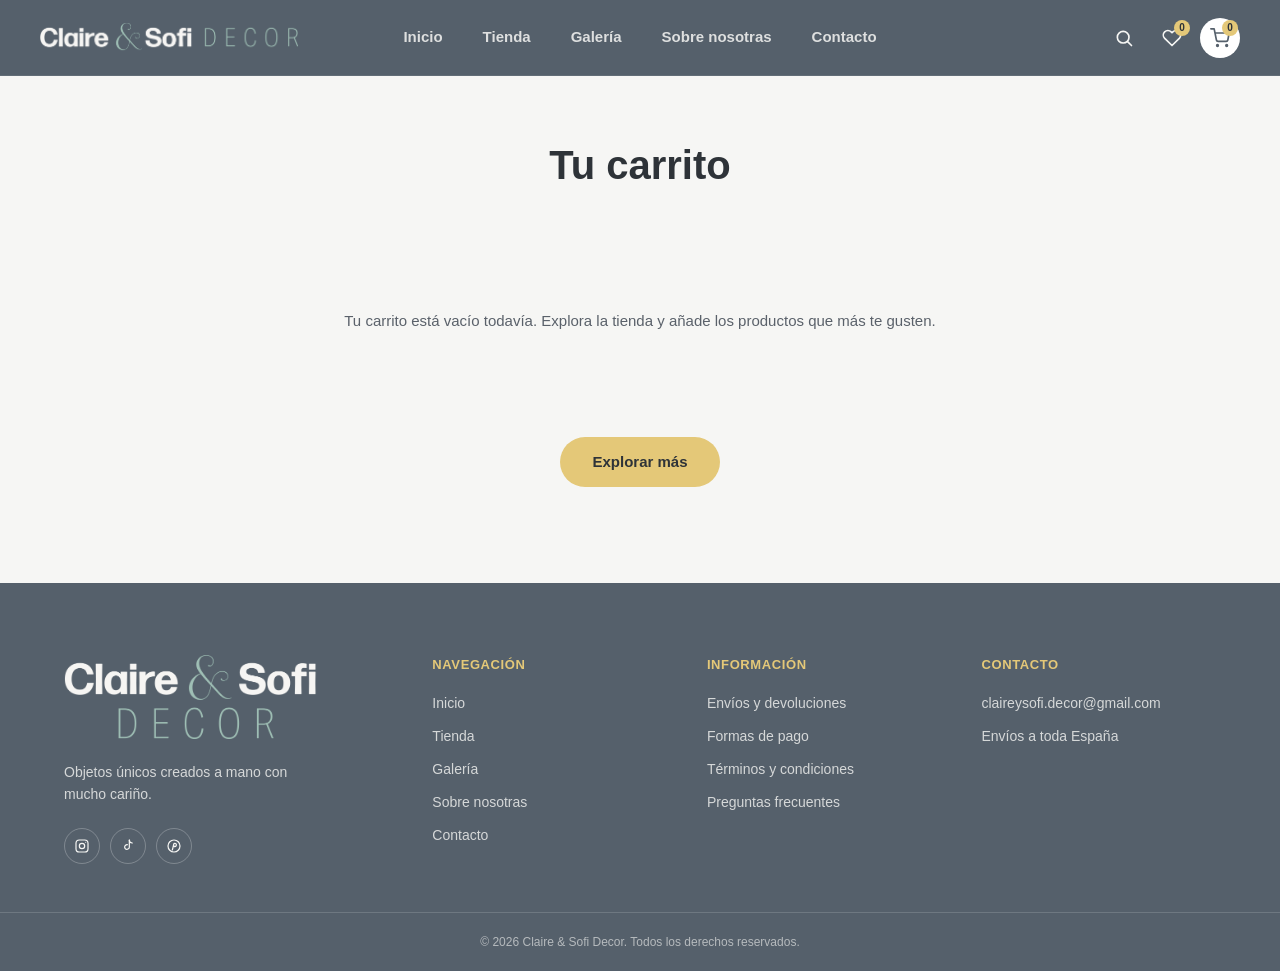
<file: carrito.html>
<!DOCTYPE html>
<html lang="es">
<head>
  <meta charset="UTF-8">
  <meta name="viewport" content="width=device-width, initial-scale=1.0">
  <title>Carrito | Claire & Sofi Decor</title>
  <link rel="icon" href="assets/img/favicon_io/favicon.ico" sizes="any">
  <link rel="icon" type="image/png" sizes="32x32" href="assets/img/favicon_io/favicon-32x32.png">
  <link rel="icon" type="image/png" sizes="16x16" href="assets/img/favicon_io/favicon-16x16.png">
  <link rel="apple-touch-icon" sizes="180x180" href="assets/img/favicon_io/apple-touch-icon.png">
  <link rel="manifest" href="assets/img/favicon_io/site.webmanifest">
  <link rel="stylesheet" href="css/style.css">
</head>
<body>

  <!-- ===== NAV BAR ===== -->
  <header class="navbar">
    <div class="navbar__inner">

      <!-- Logo (izquierda) -->
      <a href="index.html" class="navbar__logo">
        <img src="assets/img/Logo_Semicondensed_Claro1.png" alt="Claire & Sofi Decor" class="navbar__logo-img">
      </a>

      <!-- Botón hamburguesa (solo móvil) -->
      <button class="navbar__toggle" id="navToggle" aria-label="Abrir menú" aria-expanded="false">
        <span></span>
        <span></span>
        <span></span>
      </button>

      <!-- Navegación (centro) -->
      <nav class="navbar__nav" id="navMenu">
        <a href="index.html#inicio" class="navbar__link">Inicio</a>

        <!-- "Tienda" abre un desplegable con categorías al pasar el ratón -->
        <div class="navbar__item navbar__item--dropdown" id="tiendaNavItem">
          <a href="tienda.html" class="navbar__link">Tienda</a>
          <div class="tienda-dropdown" id="tiendaDropdown">
            <div class="tienda-dropdown__inner">
              <a href="tienda.html" class="tienda-dropdown__item">
                <span class="tienda-dropdown__circle tienda-dropdown__circle--todo"></span>
                <span class="tienda-dropdown__label">Ver todo</span>
              </a>
              <a href="tienda.html?cat=servir" class="tienda-dropdown__item">
                <span class="tienda-dropdown__circle tienda-dropdown__circle--servir"></span>
                <span class="tienda-dropdown__label">Para servir</span>
              </a>
              <a href="tienda.html?cat=decorar" class="tienda-dropdown__item">
                <span class="tienda-dropdown__circle tienda-dropdown__circle--decorar"></span>
                <span class="tienda-dropdown__label">Para decorar</span>
              </a>
              <a href="tienda.html?cat=bolsas" class="tienda-dropdown__item">
                <span class="tienda-dropdown__circle tienda-dropdown__circle--bolsas"></span>
                <span class="tienda-dropdown__label">Bolsas</span>
              </a>
              <a href="tienda.html?cat=personalizable" class="tienda-dropdown__item">
                <span class="tienda-dropdown__circle tienda-dropdown__circle--personalizable"></span>
                <span class="tienda-dropdown__label">Personalizado</span>
              </a>
            </div>
          </div>
        </div>

        <a href="galeria.html" class="navbar__link">Galería</a>
        <a href="sobre-nosotras.html" class="navbar__link">Sobre nosotras</a>
        <a href="contacto.html" class="navbar__link">Contacto</a>
      </nav>

      <!-- Iconos (derecha) -->
      <div class="navbar__icons">
        <div class="navbar__search" id="navSearch">
          <input type="text" class="navbar__search-input" id="searchInput" placeholder="Buscar productos…" autocomplete="off">
          <button class="navbar__icon-btn navbar__search-btn" aria-label="Buscar" title="Buscar" id="searchToggle">
            <svg viewBox="0 0 24 24" fill="none" stroke="currentColor" stroke-width="2" stroke-linecap="round" stroke-linejoin="round"><circle cx="11" cy="11" r="7"></circle><line x1="21" y1="21" x2="16.65" y2="16.65"></line></svg>
          </button>
        </div>
        <a href="favoritos.html" class="navbar__icon-btn" aria-label="Favoritos" title="Favoritos">
          <svg viewBox="0 0 24 24" fill="none" stroke="currentColor" stroke-width="2" stroke-linecap="round" stroke-linejoin="round"><path d="M20.8 4.6a5.5 5.5 0 0 0-7.8 0L12 5.6l-1-1a5.5 5.5 0 0 0-7.8 7.8l1 1L12 21l7.8-7.6 1-1a5.5 5.5 0 0 0 0-7.8z"></path></svg>
          <span class="navbar__icon-badge" id="favoritesBadge">0</span>
        </a>
        <a href="carrito.html" class="navbar__icon-btn is-active" aria-label="Carrito" title="Carrito">
          <svg viewBox="0 0 24 24" fill="none" stroke="currentColor" stroke-width="2" stroke-linecap="round" stroke-linejoin="round"><circle cx="9" cy="21" r="1"></circle><circle cx="20" cy="21" r="1"></circle><path d="M1 1h4l2.7 13.4a2 2 0 0 0 2 1.6h9.7a2 2 0 0 0 2-1.6L23 6H6"></path></svg>
          <span class="navbar__icon-badge" id="cartBadge">0</span>
        </a>
      </div>

    </div>
  </header>

  <!-- Fondo oscurecido mientras el desplegable de "Tienda" está abierto -->
  <div class="tienda-overlay" id="tiendaOverlay"></div>

  <main>

    <!-- ===== CABECERA ===== -->
    <section class="shop-hero">
      <div class="shop-hero__inner">
        <h1 class="shop-hero__title">Tu carrito</h1>
      </div>
    </section>

    <!-- ===== PRODUCTOS DEL CARRITO ===== -->
    <section class="cart-section">
      <div class="cart-section__inner">

        <div class="cart-list" id="cartList"></div>

        <p class="shop__empty" id="cartEmpty" hidden>Tu carrito está vacío todavía. Explora la tienda y añade los productos que más te gusten.</p>

        <div class="cart-summary" id="cartSummary" hidden>
          <p class="cart-summary__total"><span>Total</span><span id="cartTotal">0,00&nbsp;€</span></p>
          <button class="cart-summary__pay-btn" id="payButton" type="button">Pagar</button>
        </div>

        <a href="tienda.html" class="shop__explore-btn">Explorar más</a>

      </div>
    </section>

  </main>

  <!-- ===== PIE DE PÁGINA ===== -->
  <footer class="footer">
    <div class="footer__inner">

      <div class="footer__col footer__col--brand">
        <img src="assets/img/Logo_Claro1.png" alt="Claire & Sofi Decor" class="footer__logo">
        <p class="footer__tagline">Objetos únicos creados a mano con mucho cariño.</p>
        <div class="footer__social">
          <a href="#" class="footer__social-link" aria-label="Instagram">
            <svg viewBox="0 0 24 24" fill="none" stroke="currentColor" stroke-width="1.8" stroke-linecap="round" stroke-linejoin="round"><rect x="3" y="3" width="18" height="18" rx="5"></rect><circle cx="12" cy="12" r="4"></circle><circle cx="17.5" cy="6.5" r="0.8" fill="currentColor" stroke="none"></circle></svg>
          </a>
          <a href="#" class="footer__social-link" aria-label="TikTok">
            <svg viewBox="0 0 24 24" fill="none" stroke="currentColor" stroke-width="1.8" stroke-linecap="round" stroke-linejoin="round"><path d="M14 3v10.5a3.5 3.5 0 1 1-3-3.46"></path><path d="M14 3c0 2.5 2 4.5 4.5 4.5"></path></svg>
          </a>
          <a href="#" class="footer__social-link" aria-label="Pinterest">
            <svg viewBox="0 0 24 24" fill="none" stroke="currentColor" stroke-width="1.8" stroke-linecap="round" stroke-linejoin="round"><circle cx="12" cy="12" r="9"></circle><path d="M9.5 18c1-3.5 1.5-6 2-8.5.4-2 3.5-2 4 .2.3 1.4-.5 3.3-2.2 3.3-1 0-1.6-.7-1.4-1.7"></path></svg>
          </a>
        </div>
      </div>

      <div class="footer__col">
        <h3 class="footer__heading">Navegación</h3>
        <nav class="footer__links">
          <a href="index.html#inicio">Inicio</a>
          <a href="tienda.html">Tienda</a>
          <a href="galeria.html">Galería</a>
          <a href="sobre-nosotras.html">Sobre nosotras</a>
          <a href="contacto.html">Contacto</a>
        </nav>
      </div>

      <div class="footer__col">
        <h3 class="footer__heading">Información</h3>
        <nav class="footer__links">
          <a href="informacion.html#envios-devoluciones">Envíos y devoluciones</a>
          <a href="informacion.html#formas-pago">Formas de pago</a>
          <a href="informacion.html#terminos-condiciones">Términos y condiciones</a>
          <a href="contacto.html#preguntas-frecuentes">Preguntas frecuentes</a>
        </nav>
      </div>

      <div class="footer__col">
        <h3 class="footer__heading">Contacto</h3>
        <nav class="footer__links">
          <a href="mailto:claireysofi.decor@gmail.com">claireysofi.decor@gmail.com</a>
          <span class="footer__info">Envíos a toda España</span>
        </nav>
      </div>

    </div>

    <div class="footer__bottom">
      <p>© 2026 Claire & Sofi Decor. Todos los derechos reservados.</p>
    </div>
  </footer>

  <!-- ===== MODAL DE PAGO ===== -->
  <div class="checkout-modal" id="checkoutModal">
    <div class="checkout-modal__inner">
      <button class="checkout-modal__close" id="checkoutModalClose" aria-label="Cerrar">
        <svg viewBox="0 0 24 24" fill="none" stroke="currentColor" stroke-width="2" stroke-linecap="round" stroke-linejoin="round"><line x1="18" y1="6" x2="6" y2="18"></line><line x1="6" y1="6" x2="18" y2="18"></line></svg>
      </button>
      <h2 class="checkout-modal__title">Antes de pagar…</h2>
      <p class="checkout-modal__text">Somos dos chicas que acabamos de abrir nuestro pequeño negocio familiar. ¡No tenemos métodos de pago oficiales! Nuestro método funciona contigo enviándonos un correo en el que se listarán los productos que tengas en tu carrito, nos comentas que estás interesado/a, y nosotras te facilitamos un número al que puedes realizar un Bizum como pago. Tras recibir éste, comenzaremos a preparar tu pedido. ¡Te iremos actualizando con cada avance!</p>
      <form id="checkoutForm">
        <button type="submit" class="btn-accent checkout-modal__submit">Enviar</button>
      </form>
      <p class="checkout-modal__note">Al enviar, se abrirá tu programa de correo con el mensaje y los productos de tu carrito ya redactados para que puedas revisarlo y mandarlo.</p>
    </div>
  </div>

  <script src="js/script.js"></script>
</body>
</html>
</file>
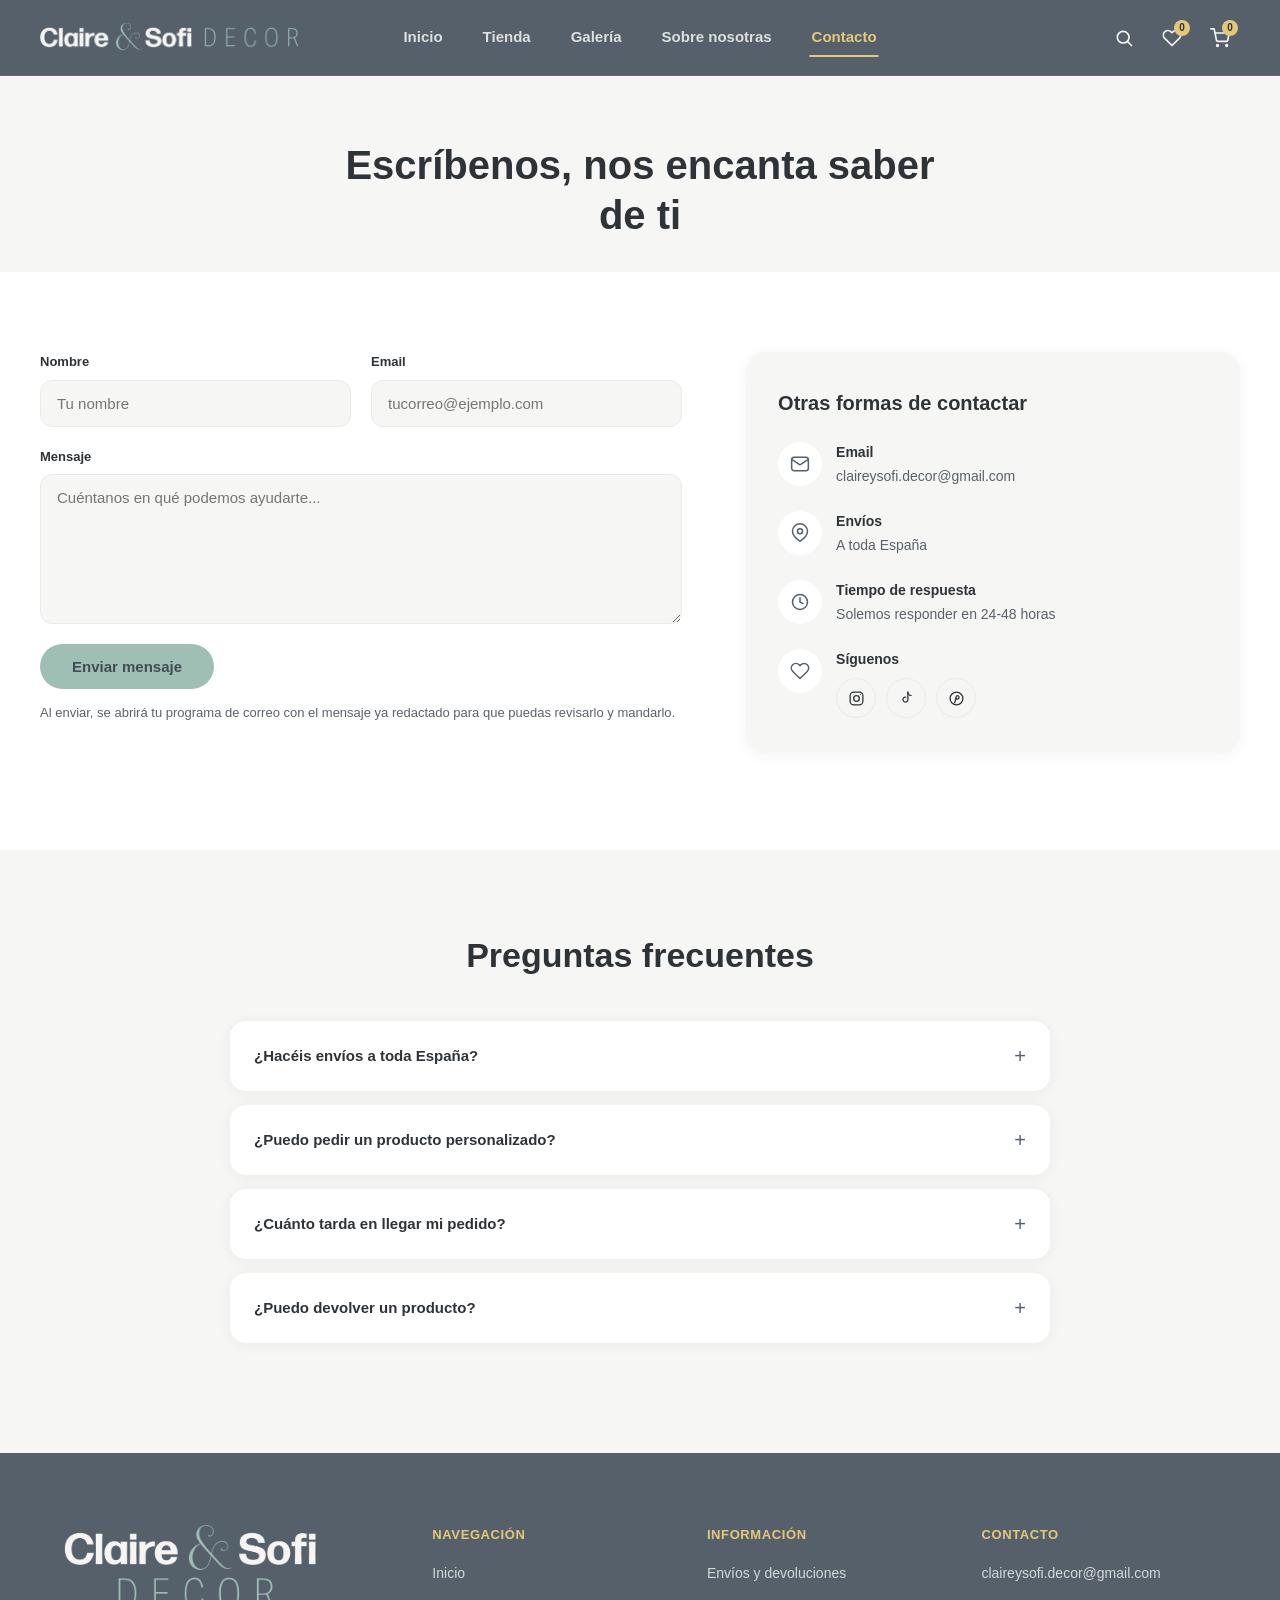
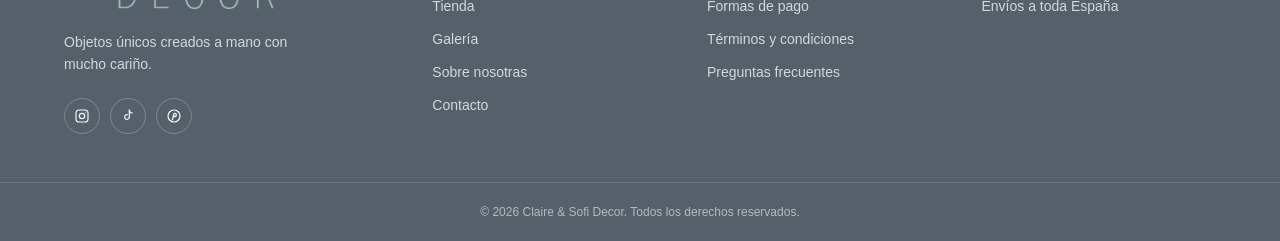
<file: contacto.html>
<!DOCTYPE html>
<html lang="es">
<head>
  <meta charset="UTF-8">
  <meta name="viewport" content="width=device-width, initial-scale=1.0">
  <title>Contacto | Claire & Sofi Decor</title>
  <link rel="icon" href="assets/img/favicon_io/favicon.ico" sizes="any">
  <link rel="icon" type="image/png" sizes="32x32" href="assets/img/favicon_io/favicon-32x32.png">
  <link rel="icon" type="image/png" sizes="16x16" href="assets/img/favicon_io/favicon-16x16.png">
  <link rel="apple-touch-icon" sizes="180x180" href="assets/img/favicon_io/apple-touch-icon.png">
  <link rel="manifest" href="assets/img/favicon_io/site.webmanifest">
  <link rel="stylesheet" href="css/style.css">
</head>
<body>

  <!-- ===== NAV BAR ===== -->
  <header class="navbar">
    <div class="navbar__inner">

      <!-- Logo (izquierda) -->
      <a href="index.html" class="navbar__logo">
        <img src="assets/img/Logo_Semicondensed_Claro1.png" alt="Claire & Sofi Decor" class="navbar__logo-img">
      </a>

      <!-- Botón hamburguesa (solo móvil) -->
      <button class="navbar__toggle" id="navToggle" aria-label="Abrir menú" aria-expanded="false">
        <span></span>
        <span></span>
        <span></span>
      </button>

      <!-- Navegación (centro) -->
      <nav class="navbar__nav" id="navMenu">
        <a href="index.html#inicio" class="navbar__link">Inicio</a>

        <!-- "Tienda" abre un desplegable con categorías al pasar el ratón -->
        <div class="navbar__item navbar__item--dropdown" id="tiendaNavItem">
          <a href="tienda.html" class="navbar__link">Tienda</a>
          <div class="tienda-dropdown" id="tiendaDropdown">
            <div class="tienda-dropdown__inner">
              <a href="tienda.html" class="tienda-dropdown__item">
                <span class="tienda-dropdown__circle tienda-dropdown__circle--todo"></span>
                <span class="tienda-dropdown__label">Ver todo</span>
              </a>
              <a href="tienda.html?cat=servir" class="tienda-dropdown__item">
                <span class="tienda-dropdown__circle tienda-dropdown__circle--servir"></span>
                <span class="tienda-dropdown__label">Para servir</span>
              </a>
              <a href="tienda.html?cat=decorar" class="tienda-dropdown__item">
                <span class="tienda-dropdown__circle tienda-dropdown__circle--decorar"></span>
                <span class="tienda-dropdown__label">Para decorar</span>
              </a>
              <a href="tienda.html?cat=bolsas" class="tienda-dropdown__item">
                <span class="tienda-dropdown__circle tienda-dropdown__circle--bolsas"></span>
                <span class="tienda-dropdown__label">Bolsas</span>
              </a>
              <a href="tienda.html?cat=personalizable" class="tienda-dropdown__item">
                <span class="tienda-dropdown__circle tienda-dropdown__circle--personalizable"></span>
                <span class="tienda-dropdown__label">Personalizado</span>
              </a>
            </div>
          </div>
        </div>

        <a href="galeria.html" class="navbar__link">Galería</a>
        <a href="sobre-nosotras.html" class="navbar__link">Sobre nosotras</a>
        <a href="contacto.html" class="navbar__link is-active">Contacto</a>
      </nav>

      <!-- Iconos (derecha) -->
      <div class="navbar__icons">
        <div class="navbar__search" id="navSearch">
          <input type="text" class="navbar__search-input" id="searchInput" placeholder="Buscar productos…" autocomplete="off">
          <button class="navbar__icon-btn navbar__search-btn" aria-label="Buscar" title="Buscar" id="searchToggle">
            <svg viewBox="0 0 24 24" fill="none" stroke="currentColor" stroke-width="2" stroke-linecap="round" stroke-linejoin="round"><circle cx="11" cy="11" r="7"></circle><line x1="21" y1="21" x2="16.65" y2="16.65"></line></svg>
          </button>
        </div>
        <a href="favoritos.html" class="navbar__icon-btn" aria-label="Favoritos" title="Favoritos">
          <svg viewBox="0 0 24 24" fill="none" stroke="currentColor" stroke-width="2" stroke-linecap="round" stroke-linejoin="round"><path d="M20.8 4.6a5.5 5.5 0 0 0-7.8 0L12 5.6l-1-1a5.5 5.5 0 0 0-7.8 7.8l1 1L12 21l7.8-7.6 1-1a5.5 5.5 0 0 0 0-7.8z"></path></svg>
          <span class="navbar__icon-badge" id="favoritesBadge">0</span>
        </a>
        <a href="carrito.html" class="navbar__icon-btn" aria-label="Carrito" title="Carrito">
          <svg viewBox="0 0 24 24" fill="none" stroke="currentColor" stroke-width="2" stroke-linecap="round" stroke-linejoin="round"><circle cx="9" cy="21" r="1"></circle><circle cx="20" cy="21" r="1"></circle><path d="M1 1h4l2.7 13.4a2 2 0 0 0 2 1.6h9.7a2 2 0 0 0 2-1.6L23 6H6"></path></svg>
          <span class="navbar__icon-badge" id="cartBadge">0</span>
        </a>
      </div>

    </div>
  </header>

  <!-- Fondo oscurecido mientras el desplegable de "Tienda" está abierto -->
  <div class="tienda-overlay" id="tiendaOverlay"></div>

  <main>

    <!-- ===== CABECERA ===== -->
    <section class="shop-hero">
      <div class="shop-hero__inner">
        <h1 class="shop-hero__title">Escríbenos, nos encanta saber de ti</h1>
      </div>
    </section>

    <!-- ===== FORMULARIO + DATOS DE CONTACTO ===== -->
    <section class="contact-section">
      <div class="contact-section__inner">

        <form class="contact-form" id="contactForm">
          <div class="contact-form__row">
            <div class="contact-form__field">
              <label for="contactName">Nombre</label>
              <input type="text" id="contactName" name="nombre" placeholder="Tu nombre" required>
            </div>
            <div class="contact-form__field">
              <label for="contactEmail">Email</label>
              <input type="email" id="contactEmail" name="email" placeholder="tucorreo@ejemplo.com" required>
            </div>
          </div>

          <div class="contact-form__field">
            <label for="contactMessage">Mensaje</label>
            <textarea id="contactMessage" name="mensaje" placeholder="Cuéntanos en qué podemos ayudarte..." required></textarea>
          </div>

          <button type="submit" class="btn-accent contact-form__submit">Enviar mensaje</button>
          <p class="contact-form__note">Al enviar, se abrirá tu programa de correo con el mensaje ya redactado para que puedas revisarlo y mandarlo.</p>
        </form>

        <aside class="contact-info">
          <h2 class="contact-info__title">Otras formas de contactar</h2>

          <div class="contact-info__item">
            <div class="contact-info__icon">
              <svg viewBox="0 0 24 24" fill="none" stroke="currentColor" stroke-width="1.8" stroke-linecap="round" stroke-linejoin="round"><rect x="2" y="4" width="20" height="16" rx="3"></rect><path d="m3 7 9 6 9-6"></path></svg>
            </div>
            <div>
              <p class="contact-info__item-title">Email</p>
              <p class="contact-info__item-text"><a href="mailto:claireysofi.decor@gmail.com">claireysofi.decor@gmail.com</a></p>
            </div>
          </div>

          <div class="contact-info__item">
            <div class="contact-info__icon">
              <svg viewBox="0 0 24 24" fill="none" stroke="currentColor" stroke-width="1.8" stroke-linecap="round" stroke-linejoin="round"><path d="M21 10c0 6-9 12-9 12s-9-6-9-12a9 9 0 0 1 18 0Z"></path><circle cx="12" cy="10" r="3"></circle></svg>
            </div>
            <div>
              <p class="contact-info__item-title">Envíos</p>
              <p class="contact-info__item-text">A toda España</p>
            </div>
          </div>

          <div class="contact-info__item">
            <div class="contact-info__icon">
              <svg viewBox="0 0 24 24" fill="none" stroke="currentColor" stroke-width="1.8" stroke-linecap="round" stroke-linejoin="round"><circle cx="12" cy="12" r="9"></circle><polyline points="12 7 12 12 15.5 14"></polyline></svg>
            </div>
            <div>
              <p class="contact-info__item-title">Tiempo de respuesta</p>
              <p class="contact-info__item-text">Solemos responder en 24-48 horas</p>
            </div>
          </div>

          <div class="contact-info__item" style="margin-bottom: 0;">
            <div class="contact-info__icon">
              <svg viewBox="0 0 24 24" fill="none" stroke="currentColor" stroke-width="1.8" stroke-linecap="round" stroke-linejoin="round"><path d="M20.8 4.6a5.5 5.5 0 0 0-7.8 0L12 5.6l-1-1a5.5 5.5 0 0 0-7.8 7.8l1 1L12 21l7.8-7.6 1-1a5.5 5.5 0 0 0 0-7.8z"></path></svg>
            </div>
            <div>
              <p class="contact-info__item-title">Síguenos</p>
              <div class="contact-info__social">
                <a href="#" class="contact-info__social-link" aria-label="Instagram">
                  <svg viewBox="0 0 24 24" fill="none" stroke="currentColor" stroke-width="1.8" stroke-linecap="round" stroke-linejoin="round"><rect x="3" y="3" width="18" height="18" rx="5"></rect><circle cx="12" cy="12" r="4"></circle><circle cx="17.5" cy="6.5" r="0.8" fill="currentColor" stroke="none"></circle></svg>
                </a>
                <a href="#" class="contact-info__social-link" aria-label="TikTok">
                  <svg viewBox="0 0 24 24" fill="none" stroke="currentColor" stroke-width="1.8" stroke-linecap="round" stroke-linejoin="round"><path d="M14 3v10.5a3.5 3.5 0 1 1-3-3.46"></path><path d="M14 3c0 2.5 2 4.5 4.5 4.5"></path></svg>
                </a>
                <a href="#" class="contact-info__social-link" aria-label="Pinterest">
                  <svg viewBox="0 0 24 24" fill="none" stroke="currentColor" stroke-width="1.8" stroke-linecap="round" stroke-linejoin="round"><circle cx="12" cy="12" r="9"></circle><path d="M9.5 18c1-3.5 1.5-6 2-8.5.4-2 3.5-2 4 .2.3 1.4-.5 3.3-2.2 3.3-1 0-1.6-.7-1.4-1.7"></path></svg>
                </a>
              </div>
            </div>
          </div>
        </aside>

      </div>
    </section>

    <!-- ===== PREGUNTAS FRECUENTES ===== -->
    <section class="contact-faq" id="preguntas-frecuentes">
      <div class="contact-faq__inner">
        <h2 class="contact-faq__title">Preguntas frecuentes</h2>

        <details class="faq-item">
          <summary>¿Hacéis envíos a toda España?</summary>
          <p class="faq-item__answer">Sí, enviamos a toda la península. Los gastos de envío se calculan en el momento de la compra según el destino.</p>
        </details>

        <details class="faq-item">
          <summary>¿Puedo pedir un producto personalizado?</summary>
          <p class="faq-item__answer">¡Claro que sí! Muchas de nuestras piezas se pueden adaptar a tu gusto (colores, nombres, medidas). Puedes encontrar los productos personalizables <a href="tienda.html?cat=personalizable">aquí</a>.</p>
        </details>

        <details class="faq-item">
          <summary>¿Cuánto tarda en llegar mi pedido?</summary>
          <p class="faq-item__answer">Al ser piezas hechas a mano, el tiempo de preparación varía según el producto y la carga de encargos del momento. Te lo indicamos al confirmar tu pedido.</p>
        </details>

        <details class="faq-item">
          <summary>¿Puedo devolver un producto?</summary>
          <p class="faq-item__answer">Sí, consulta las condiciones en el apartado de envíos y devoluciones del pie de página.</p>
        </details>
      </div>
    </section>

  </main>

  <!-- ===== PIE DE PÁGINA ===== -->
  <footer class="footer">
    <div class="footer__inner">

      <div class="footer__col footer__col--brand">
        <img src="assets/img/Logo_Claro1.png" alt="Claire & Sofi Decor" class="footer__logo">
        <p class="footer__tagline">Objetos únicos creados a mano con mucho cariño.</p>
        <div class="footer__social">
          <a href="#" class="footer__social-link" aria-label="Instagram">
            <svg viewBox="0 0 24 24" fill="none" stroke="currentColor" stroke-width="1.8" stroke-linecap="round" stroke-linejoin="round"><rect x="3" y="3" width="18" height="18" rx="5"></rect><circle cx="12" cy="12" r="4"></circle><circle cx="17.5" cy="6.5" r="0.8" fill="currentColor" stroke="none"></circle></svg>
          </a>
          <a href="#" class="footer__social-link" aria-label="TikTok">
            <svg viewBox="0 0 24 24" fill="none" stroke="currentColor" stroke-width="1.8" stroke-linecap="round" stroke-linejoin="round"><path d="M14 3v10.5a3.5 3.5 0 1 1-3-3.46"></path><path d="M14 3c0 2.5 2 4.5 4.5 4.5"></path></svg>
          </a>
          <a href="#" class="footer__social-link" aria-label="Pinterest">
            <svg viewBox="0 0 24 24" fill="none" stroke="currentColor" stroke-width="1.8" stroke-linecap="round" stroke-linejoin="round"><circle cx="12" cy="12" r="9"></circle><path d="M9.5 18c1-3.5 1.5-6 2-8.5.4-2 3.5-2 4 .2.3 1.4-.5 3.3-2.2 3.3-1 0-1.6-.7-1.4-1.7"></path></svg>
          </a>
        </div>
      </div>

      <div class="footer__col">
        <h3 class="footer__heading">Navegación</h3>
        <nav class="footer__links">
          <a href="index.html#inicio">Inicio</a>
          <a href="tienda.html">Tienda</a>
          <a href="galeria.html">Galería</a>
          <a href="sobre-nosotras.html">Sobre nosotras</a>
          <a href="contacto.html">Contacto</a>
        </nav>
      </div>

      <div class="footer__col">
        <h3 class="footer__heading">Información</h3>
        <nav class="footer__links">
          <a href="informacion.html#envios-devoluciones">Envíos y devoluciones</a>
          <a href="informacion.html#formas-pago">Formas de pago</a>
          <a href="informacion.html#terminos-condiciones">Términos y condiciones</a>
          <a href="#preguntas-frecuentes">Preguntas frecuentes</a>
        </nav>
      </div>

      <div class="footer__col">
        <h3 class="footer__heading">Contacto</h3>
        <nav class="footer__links">
          <a href="mailto:claireysofi.decor@gmail.com">claireysofi.decor@gmail.com</a>
          <span class="footer__info">Envíos a toda España</span>
        </nav>
      </div>

    </div>

    <div class="footer__bottom">
      <p>© 2026 Claire & Sofi Decor. Todos los derechos reservados.</p>
    </div>
  </footer>

  <script src="js/script.js"></script>
</body>
</html>
</file>
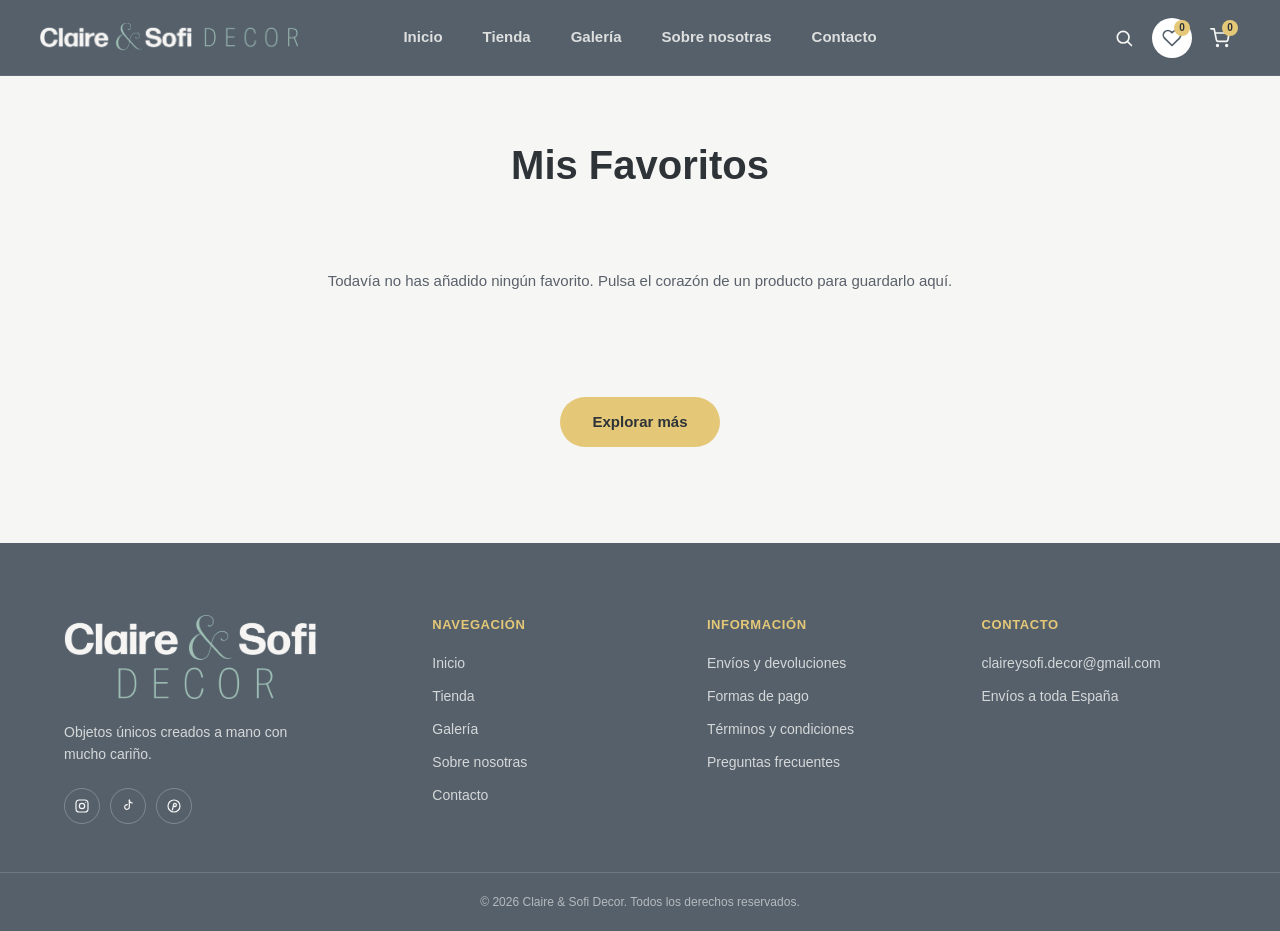
<file: favoritos.html>
<!DOCTYPE html>
<html lang="es">
<head>
  <meta charset="UTF-8">
  <meta name="viewport" content="width=device-width, initial-scale=1.0">
  <title>Mis Favoritos | Claire & Sofi Decor</title>
  <link rel="icon" href="assets/img/favicon_io/favicon.ico" sizes="any">
  <link rel="icon" type="image/png" sizes="32x32" href="assets/img/favicon_io/favicon-32x32.png">
  <link rel="icon" type="image/png" sizes="16x16" href="assets/img/favicon_io/favicon-16x16.png">
  <link rel="apple-touch-icon" sizes="180x180" href="assets/img/favicon_io/apple-touch-icon.png">
  <link rel="manifest" href="assets/img/favicon_io/site.webmanifest">
  <link rel="stylesheet" href="css/style.css">
</head>
<body>

  <!-- ===== NAV BAR ===== -->
  <header class="navbar">
    <div class="navbar__inner">

      <!-- Logo (izquierda) -->
      <a href="index.html" class="navbar__logo">
        <img src="assets/img/Logo_Semicondensed_Claro1.png" alt="Claire & Sofi Decor" class="navbar__logo-img">
      </a>

      <!-- Botón hamburguesa (solo móvil) -->
      <button class="navbar__toggle" id="navToggle" aria-label="Abrir menú" aria-expanded="false">
        <span></span>
        <span></span>
        <span></span>
      </button>

      <!-- Navegación (centro) -->
      <nav class="navbar__nav" id="navMenu">
        <a href="index.html#inicio" class="navbar__link">Inicio</a>

        <!-- "Tienda" abre un desplegable con categorías al pasar el ratón -->
        <div class="navbar__item navbar__item--dropdown" id="tiendaNavItem">
          <a href="tienda.html" class="navbar__link">Tienda</a>
          <div class="tienda-dropdown" id="tiendaDropdown">
            <div class="tienda-dropdown__inner">
              <a href="tienda.html" class="tienda-dropdown__item">
                <span class="tienda-dropdown__circle tienda-dropdown__circle--todo"></span>
                <span class="tienda-dropdown__label">Ver todo</span>
              </a>
              <a href="tienda.html?cat=servir" class="tienda-dropdown__item">
                <span class="tienda-dropdown__circle tienda-dropdown__circle--servir"></span>
                <span class="tienda-dropdown__label">Para servir</span>
              </a>
              <a href="tienda.html?cat=decorar" class="tienda-dropdown__item">
                <span class="tienda-dropdown__circle tienda-dropdown__circle--decorar"></span>
                <span class="tienda-dropdown__label">Para decorar</span>
              </a>
              <a href="tienda.html?cat=bolsas" class="tienda-dropdown__item">
                <span class="tienda-dropdown__circle tienda-dropdown__circle--bolsas"></span>
                <span class="tienda-dropdown__label">Bolsas</span>
              </a>
              <a href="tienda.html?cat=personalizable" class="tienda-dropdown__item">
                <span class="tienda-dropdown__circle tienda-dropdown__circle--personalizable"></span>
                <span class="tienda-dropdown__label">Personalizado</span>
              </a>
            </div>
          </div>
        </div>

        <a href="galeria.html" class="navbar__link">Galería</a>
        <a href="sobre-nosotras.html" class="navbar__link">Sobre nosotras</a>
        <a href="contacto.html" class="navbar__link">Contacto</a>
      </nav>

      <!-- Iconos (derecha) -->
      <div class="navbar__icons">
        <div class="navbar__search" id="navSearch">
          <input type="text" class="navbar__search-input" id="searchInput" placeholder="Buscar productos…" autocomplete="off">
          <button class="navbar__icon-btn navbar__search-btn" aria-label="Buscar" title="Buscar" id="searchToggle">
            <svg viewBox="0 0 24 24" fill="none" stroke="currentColor" stroke-width="2" stroke-linecap="round" stroke-linejoin="round"><circle cx="11" cy="11" r="7"></circle><line x1="21" y1="21" x2="16.65" y2="16.65"></line></svg>
          </button>
        </div>
        <a href="favoritos.html" class="navbar__icon-btn is-active" aria-label="Favoritos" title="Favoritos">
          <svg viewBox="0 0 24 24" fill="none" stroke="currentColor" stroke-width="2" stroke-linecap="round" stroke-linejoin="round"><path d="M20.8 4.6a5.5 5.5 0 0 0-7.8 0L12 5.6l-1-1a5.5 5.5 0 0 0-7.8 7.8l1 1L12 21l7.8-7.6 1-1a5.5 5.5 0 0 0 0-7.8z"></path></svg>
          <span class="navbar__icon-badge" id="favoritesBadge">0</span>
        </a>
        <a href="carrito.html" class="navbar__icon-btn" aria-label="Carrito" title="Carrito">
          <svg viewBox="0 0 24 24" fill="none" stroke="currentColor" stroke-width="2" stroke-linecap="round" stroke-linejoin="round"><circle cx="9" cy="21" r="1"></circle><circle cx="20" cy="21" r="1"></circle><path d="M1 1h4l2.7 13.4a2 2 0 0 0 2 1.6h9.7a2 2 0 0 0 2-1.6L23 6H6"></path></svg>
          <span class="navbar__icon-badge" id="cartBadge">0</span>
        </a>
      </div>

    </div>
  </header>

  <!-- Fondo oscurecido mientras el desplegable de "Tienda" está abierto -->
  <div class="tienda-overlay" id="tiendaOverlay"></div>

  <main>

    <!-- ===== CABECERA ===== -->
    <section class="shop-hero">
      <div class="shop-hero__inner">
        <h1 class="shop-hero__title">Mis Favoritos</h1>
      </div>
    </section>

    <!-- ===== PRODUCTOS FAVORITOS ===== -->
    <section class="shop">
      <div class="shop__inner">

        <div class="shop__grid" id="favoritesGrid"></div>

        <p class="shop__empty" id="favoritesEmpty" hidden>Todavía no has añadido ningún favorito. Pulsa el corazón de un producto para guardarlo aquí.</p>

        <a href="tienda.html" class="shop__explore-btn">Explorar más</a>

      </div>
    </section>

  </main>

  <!-- ===== PIE DE PÁGINA ===== -->
  <footer class="footer">
    <div class="footer__inner">

      <div class="footer__col footer__col--brand">
        <img src="assets/img/Logo_Claro1.png" alt="Claire & Sofi Decor" class="footer__logo">
        <p class="footer__tagline">Objetos únicos creados a mano con mucho cariño.</p>
        <div class="footer__social">
          <a href="#" class="footer__social-link" aria-label="Instagram">
            <svg viewBox="0 0 24 24" fill="none" stroke="currentColor" stroke-width="1.8" stroke-linecap="round" stroke-linejoin="round"><rect x="3" y="3" width="18" height="18" rx="5"></rect><circle cx="12" cy="12" r="4"></circle><circle cx="17.5" cy="6.5" r="0.8" fill="currentColor" stroke="none"></circle></svg>
          </a>
          <a href="#" class="footer__social-link" aria-label="TikTok">
            <svg viewBox="0 0 24 24" fill="none" stroke="currentColor" stroke-width="1.8" stroke-linecap="round" stroke-linejoin="round"><path d="M14 3v10.5a3.5 3.5 0 1 1-3-3.46"></path><path d="M14 3c0 2.5 2 4.5 4.5 4.5"></path></svg>
          </a>
          <a href="#" class="footer__social-link" aria-label="Pinterest">
            <svg viewBox="0 0 24 24" fill="none" stroke="currentColor" stroke-width="1.8" stroke-linecap="round" stroke-linejoin="round"><circle cx="12" cy="12" r="9"></circle><path d="M9.5 18c1-3.5 1.5-6 2-8.5.4-2 3.5-2 4 .2.3 1.4-.5 3.3-2.2 3.3-1 0-1.6-.7-1.4-1.7"></path></svg>
          </a>
        </div>
      </div>

      <div class="footer__col">
        <h3 class="footer__heading">Navegación</h3>
        <nav class="footer__links">
          <a href="index.html#inicio">Inicio</a>
          <a href="tienda.html">Tienda</a>
          <a href="galeria.html">Galería</a>
          <a href="sobre-nosotras.html">Sobre nosotras</a>
          <a href="contacto.html">Contacto</a>
        </nav>
      </div>

      <div class="footer__col">
        <h3 class="footer__heading">Información</h3>
        <nav class="footer__links">
          <a href="informacion.html#envios-devoluciones">Envíos y devoluciones</a>
          <a href="informacion.html#formas-pago">Formas de pago</a>
          <a href="informacion.html#terminos-condiciones">Términos y condiciones</a>
          <a href="contacto.html#preguntas-frecuentes">Preguntas frecuentes</a>
        </nav>
      </div>

      <div class="footer__col">
        <h3 class="footer__heading">Contacto</h3>
        <nav class="footer__links">
          <a href="mailto:claireysofi.decor@gmail.com">claireysofi.decor@gmail.com</a>
          <span class="footer__info">Envíos a toda España</span>
        </nav>
      </div>

    </div>

    <div class="footer__bottom">
      <p>© 2026 Claire & Sofi Decor. Todos los derechos reservados.</p>
    </div>
  </footer>

  <script src="js/script.js"></script>
</body>
</html>
</file>
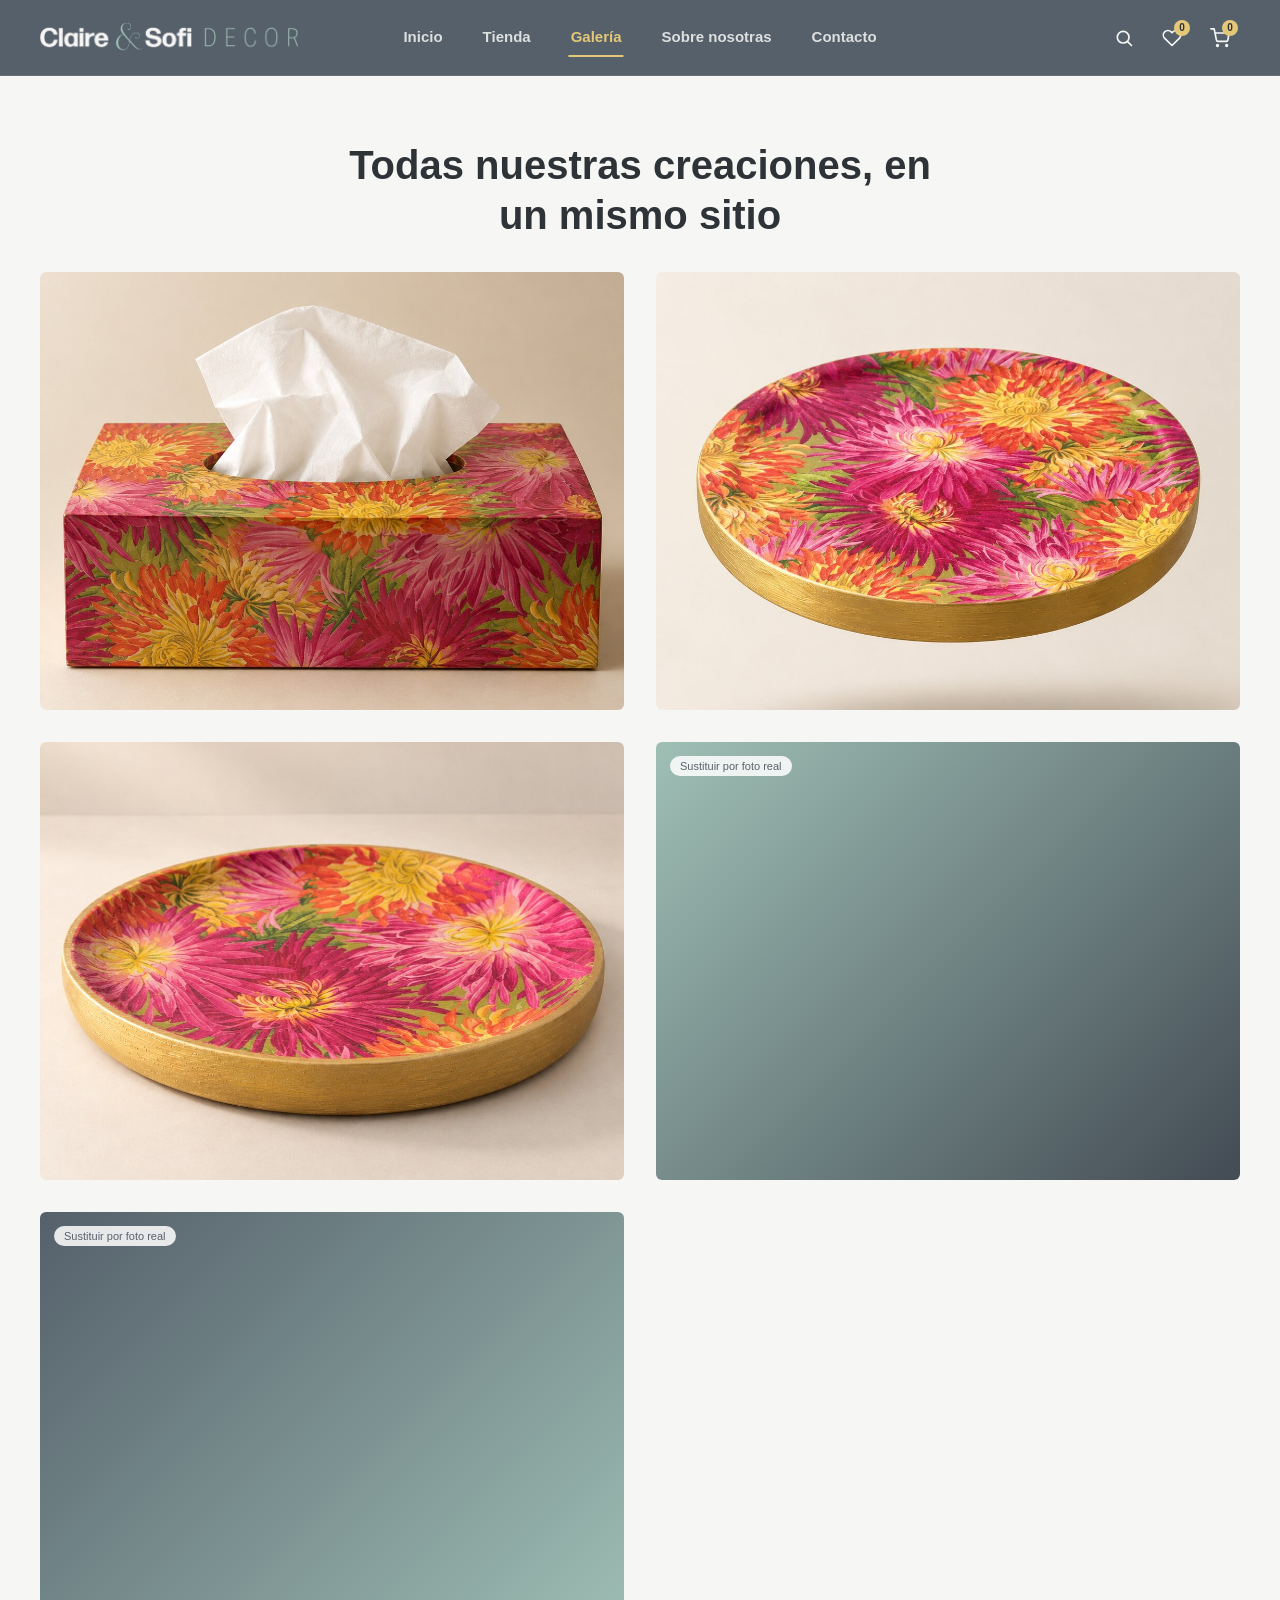
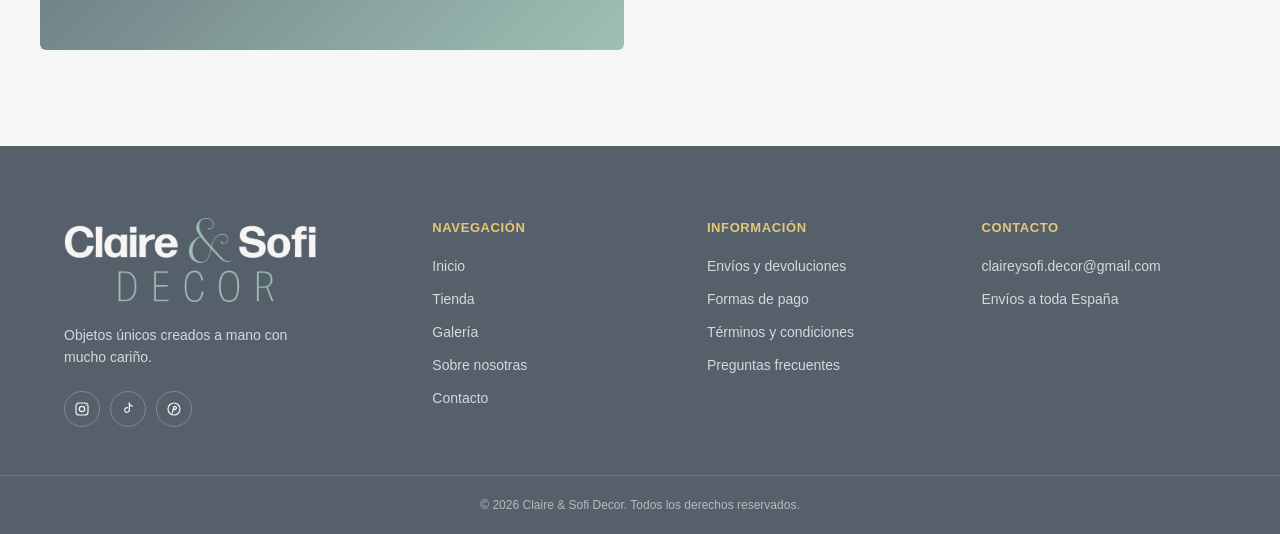
<file: galeria.html>
<!DOCTYPE html>
<html lang="es">
<head>
  <meta charset="UTF-8">
  <meta name="viewport" content="width=device-width, initial-scale=1.0">
  <title>Galería | Claire & Sofi Decor</title>
  <link rel="icon" href="assets/img/favicon_io/favicon.ico" sizes="any">
  <link rel="icon" type="image/png" sizes="32x32" href="assets/img/favicon_io/favicon-32x32.png">
  <link rel="icon" type="image/png" sizes="16x16" href="assets/img/favicon_io/favicon-16x16.png">
  <link rel="apple-touch-icon" sizes="180x180" href="assets/img/favicon_io/apple-touch-icon.png">
  <link rel="manifest" href="assets/img/favicon_io/site.webmanifest">
  <link rel="stylesheet" href="css/style.css">
</head>
<body>

  <!-- ===== NAV BAR ===== -->
  <header class="navbar">
    <div class="navbar__inner">

      <!-- Logo (izquierda) -->
      <a href="index.html" class="navbar__logo">
        <img src="assets/img/Logo_Semicondensed_Claro1.png" alt="Claire & Sofi Decor" class="navbar__logo-img">
      </a>

      <!-- Botón hamburguesa (solo móvil) -->
      <button class="navbar__toggle" id="navToggle" aria-label="Abrir menú" aria-expanded="false">
        <span></span>
        <span></span>
        <span></span>
      </button>

      <!-- Navegación (centro) -->
      <nav class="navbar__nav" id="navMenu">
        <a href="index.html#inicio" class="navbar__link">Inicio</a>

        <!-- "Tienda" abre un desplegable con categorías al pasar el ratón -->
        <div class="navbar__item navbar__item--dropdown" id="tiendaNavItem">
          <a href="tienda.html" class="navbar__link">Tienda</a>
          <div class="tienda-dropdown" id="tiendaDropdown">
            <div class="tienda-dropdown__inner">
              <a href="tienda.html" class="tienda-dropdown__item">
                <span class="tienda-dropdown__circle tienda-dropdown__circle--todo"></span>
                <span class="tienda-dropdown__label">Ver todo</span>
              </a>
              <a href="tienda.html?cat=servir" class="tienda-dropdown__item">
                <span class="tienda-dropdown__circle tienda-dropdown__circle--servir"></span>
                <span class="tienda-dropdown__label">Para servir</span>
              </a>
              <a href="tienda.html?cat=decorar" class="tienda-dropdown__item">
                <span class="tienda-dropdown__circle tienda-dropdown__circle--decorar"></span>
                <span class="tienda-dropdown__label">Para decorar</span>
              </a>
              <a href="tienda.html?cat=bolsas" class="tienda-dropdown__item">
                <span class="tienda-dropdown__circle tienda-dropdown__circle--bolsas"></span>
                <span class="tienda-dropdown__label">Bolsas</span>
              </a>
              <a href="tienda.html?cat=personalizable" class="tienda-dropdown__item">
                <span class="tienda-dropdown__circle tienda-dropdown__circle--personalizable"></span>
                <span class="tienda-dropdown__label">Personalizado</span>
              </a>
            </div>
          </div>
        </div>

        <a href="galeria.html" class="navbar__link is-active">Galería</a>
        <a href="sobre-nosotras.html" class="navbar__link">Sobre nosotras</a>
        <a href="contacto.html" class="navbar__link">Contacto</a>
      </nav>

      <!-- Iconos (derecha) -->
      <div class="navbar__icons">
        <div class="navbar__search" id="navSearch">
          <input type="text" class="navbar__search-input" id="searchInput" placeholder="Buscar productos…" autocomplete="off">
          <button class="navbar__icon-btn navbar__search-btn" aria-label="Buscar" title="Buscar" id="searchToggle">
            <svg viewBox="0 0 24 24" fill="none" stroke="currentColor" stroke-width="2" stroke-linecap="round" stroke-linejoin="round"><circle cx="11" cy="11" r="7"></circle><line x1="21" y1="21" x2="16.65" y2="16.65"></line></svg>
          </button>
        </div>
        <a href="favoritos.html" class="navbar__icon-btn" aria-label="Favoritos" title="Favoritos">
          <svg viewBox="0 0 24 24" fill="none" stroke="currentColor" stroke-width="2" stroke-linecap="round" stroke-linejoin="round"><path d="M20.8 4.6a5.5 5.5 0 0 0-7.8 0L12 5.6l-1-1a5.5 5.5 0 0 0-7.8 7.8l1 1L12 21l7.8-7.6 1-1a5.5 5.5 0 0 0 0-7.8z"></path></svg>
          <span class="navbar__icon-badge" id="favoritesBadge">0</span>
        </a>
        <a href="carrito.html" class="navbar__icon-btn" aria-label="Carrito" title="Carrito">
          <svg viewBox="0 0 24 24" fill="none" stroke="currentColor" stroke-width="2" stroke-linecap="round" stroke-linejoin="round"><circle cx="9" cy="21" r="1"></circle><circle cx="20" cy="21" r="1"></circle><path d="M1 1h4l2.7 13.4a2 2 0 0 0 2 1.6h9.7a2 2 0 0 0 2-1.6L23 6H6"></path></svg>
          <span class="navbar__icon-badge" id="cartBadge">0</span>
        </a>
      </div>

    </div>
  </header>

  <!-- Fondo oscurecido mientras el desplegable de "Tienda" está abierto -->
  <div class="tienda-overlay" id="tiendaOverlay"></div>

  <main>

    <!-- ===== CABECERA DE LA GALERÍA ===== -->
    <section class="shop-hero">
      <div class="shop-hero__inner">
        <h1 class="shop-hero__title">Todas nuestras creaciones, en un mismo sitio</h1>
      </div>
    </section>

    <!-- ===== GALERÍA ===== -->
    <section class="gallery">
      <div class="gallery__inner">
        <div class="gallery__grid">

          <button type="button" class="gallery-item" data-name="Caja de pañuelos con estampado floral" data-images='["url(&#39;assets/img/productos/caja-panuelos-estampado-1.jpg&#39;)", "url(&#39;assets/img/productos/caja-panuelos-estampado-2.jpg&#39;)"]'>
            <span class="gallery-item__image" style="background-image: url('assets/img/productos/caja-panuelos-estampado-1.jpg');"></span>
            <span class="gallery-item__scrim"></span>
            <span class="gallery-item__name">Caja de pañuelos con estampado floral</span>
          </button>

          <button type="button" class="gallery-item" data-name="Tabla pequeña con estampado" data-images='["url(&#39;assets/img/productos/tabla-estampado-1.jpg&#39;)", "url(&#39;assets/img/productos/tabla-estampado-2.jpg&#39;)"]'>
            <span class="gallery-item__image" style="background-image: url('assets/img/productos/tabla-estampado-1.jpg');"></span>
            <span class="gallery-item__scrim"></span>
            <span class="gallery-item__name">Tabla pequeña con estampado</span>
          </button>

          <button type="button" class="gallery-item" data-name="Tabla grande con estampado" data-images='["url(&#39;assets/img/productos/tabla-estampado-grande-1.jpg&#39;)", "url(&#39;assets/img/productos/tabla-estampado-grande-2.jpg&#39;)"]'>
            <span class="gallery-item__image" style="background-image: url('assets/img/productos/tabla-estampado-grande-1.jpg');"></span>
            <span class="gallery-item__scrim"></span>
            <span class="gallery-item__name">Tabla grande con estampado</span>
          </button>





          <button type="button" class="gallery-item" data-name="Bolsa tote mediana" data-images='["linear-gradient(135deg, #9FBFB5, #434B54)","linear-gradient(135deg, #2E3338, #9FBFB5)"]'>
            <span class="gallery-item__image" style="background-image: linear-gradient(135deg, #9FBFB5, #434B54);"></span>
            <span class="gallery-item__tag">Sustituir por foto real</span>
            <span class="gallery-item__scrim"></span>
            <span class="gallery-item__name">Bolsa tote mediana</span>
          </button>



          <button type="button" class="gallery-item" data-name="Cuadro personalizado con nombre" data-images='["linear-gradient(135deg, #55606B, #9FBFB5)","linear-gradient(135deg, #2E3338, #E4C878)","linear-gradient(135deg, #434B54, #5F8A80)"]'>
            <span class="gallery-item__image" style="background-image: linear-gradient(135deg, #55606B, #9FBFB5);"></span>
            <span class="gallery-item__tag">Sustituir por foto real</span>
            <span class="gallery-item__scrim"></span>
            <span class="gallery-item__name">Cuadro personalizado con nombre</span>
          </button>

        </div>
      </div>
    </section>

  </main>

  <!-- ===== MODAL DE LA GALERÍA ===== -->
  <div class="gallery-modal" id="galleryModal">
    <button class="gallery-modal__close" id="galleryModalClose" aria-label="Cerrar">
      <svg viewBox="0 0 24 24" fill="none" stroke="currentColor" stroke-width="2" stroke-linecap="round" stroke-linejoin="round"><line x1="18" y1="6" x2="6" y2="18"></line><line x1="6" y1="6" x2="18" y2="18"></line></svg>
    </button>
    <button class="gallery-modal__arrow gallery-modal__arrow--prev" id="galleryModalPrev" aria-label="Imagen anterior">
      <img src="assets/icons/icon_flecha_white_izda1.png" alt="" class="gallery-modal__arrow-icon">
    </button>
    <button class="gallery-modal__arrow gallery-modal__arrow--next" id="galleryModalNext" aria-label="Imagen siguiente">
      <img src="assets/icons/icon_flecha_white_dcha1.png" alt="" class="gallery-modal__arrow-icon">
    </button>
    <div class="gallery-modal__inner">
      <div class="gallery-modal__image" id="galleryModalImage"></div>
      <p class="gallery-modal__name" id="galleryModalName"></p>
    </div>
  </div>

  <!-- ===== PIE DE PÁGINA ===== -->
  <footer class="footer">
    <div class="footer__inner">

      <div class="footer__col footer__col--brand">
        <img src="assets/img/Logo_Claro1.png" alt="Claire & Sofi Decor" class="footer__logo">
        <p class="footer__tagline">Objetos únicos creados a mano con mucho cariño.</p>
        <div class="footer__social">
          <a href="#" class="footer__social-link" aria-label="Instagram">
            <svg viewBox="0 0 24 24" fill="none" stroke="currentColor" stroke-width="1.8" stroke-linecap="round" stroke-linejoin="round"><rect x="3" y="3" width="18" height="18" rx="5"></rect><circle cx="12" cy="12" r="4"></circle><circle cx="17.5" cy="6.5" r="0.8" fill="currentColor" stroke="none"></circle></svg>
          </a>
          <a href="#" class="footer__social-link" aria-label="TikTok">
            <svg viewBox="0 0 24 24" fill="none" stroke="currentColor" stroke-width="1.8" stroke-linecap="round" stroke-linejoin="round"><path d="M14 3v10.5a3.5 3.5 0 1 1-3-3.46"></path><path d="M14 3c0 2.5 2 4.5 4.5 4.5"></path></svg>
          </a>
          <a href="#" class="footer__social-link" aria-label="Pinterest">
            <svg viewBox="0 0 24 24" fill="none" stroke="currentColor" stroke-width="1.8" stroke-linecap="round" stroke-linejoin="round"><circle cx="12" cy="12" r="9"></circle><path d="M9.5 18c1-3.5 1.5-6 2-8.5.4-2 3.5-2 4 .2.3 1.4-.5 3.3-2.2 3.3-1 0-1.6-.7-1.4-1.7"></path></svg>
          </a>
        </div>
      </div>

      <div class="footer__col">
        <h3 class="footer__heading">Navegación</h3>
        <nav class="footer__links">
          <a href="index.html#inicio">Inicio</a>
          <a href="tienda.html">Tienda</a>
          <a href="galeria.html">Galería</a>
          <a href="sobre-nosotras.html">Sobre nosotras</a>
          <a href="contacto.html">Contacto</a>
        </nav>
      </div>

      <div class="footer__col">
        <h3 class="footer__heading">Información</h3>
        <nav class="footer__links">
          <a href="informacion.html#envios-devoluciones">Envíos y devoluciones</a>
          <a href="informacion.html#formas-pago">Formas de pago</a>
          <a href="informacion.html#terminos-condiciones">Términos y condiciones</a>
          <a href="contacto.html#preguntas-frecuentes">Preguntas frecuentes</a>
        </nav>
      </div>

      <div class="footer__col">
        <h3 class="footer__heading">Contacto</h3>
        <nav class="footer__links">
          <a href="mailto:claireysofi.decor@gmail.com">claireysofi.decor@gmail.com</a>
          <span class="footer__info">Envíos a toda España</span>
        </nav>
      </div>

    </div>

    <div class="footer__bottom">
      <p>© 2026 Claire & Sofi Decor. Todos los derechos reservados.</p>
    </div>
  </footer>

  <script src="js/script.js"></script>
</body>
</html>
</file>
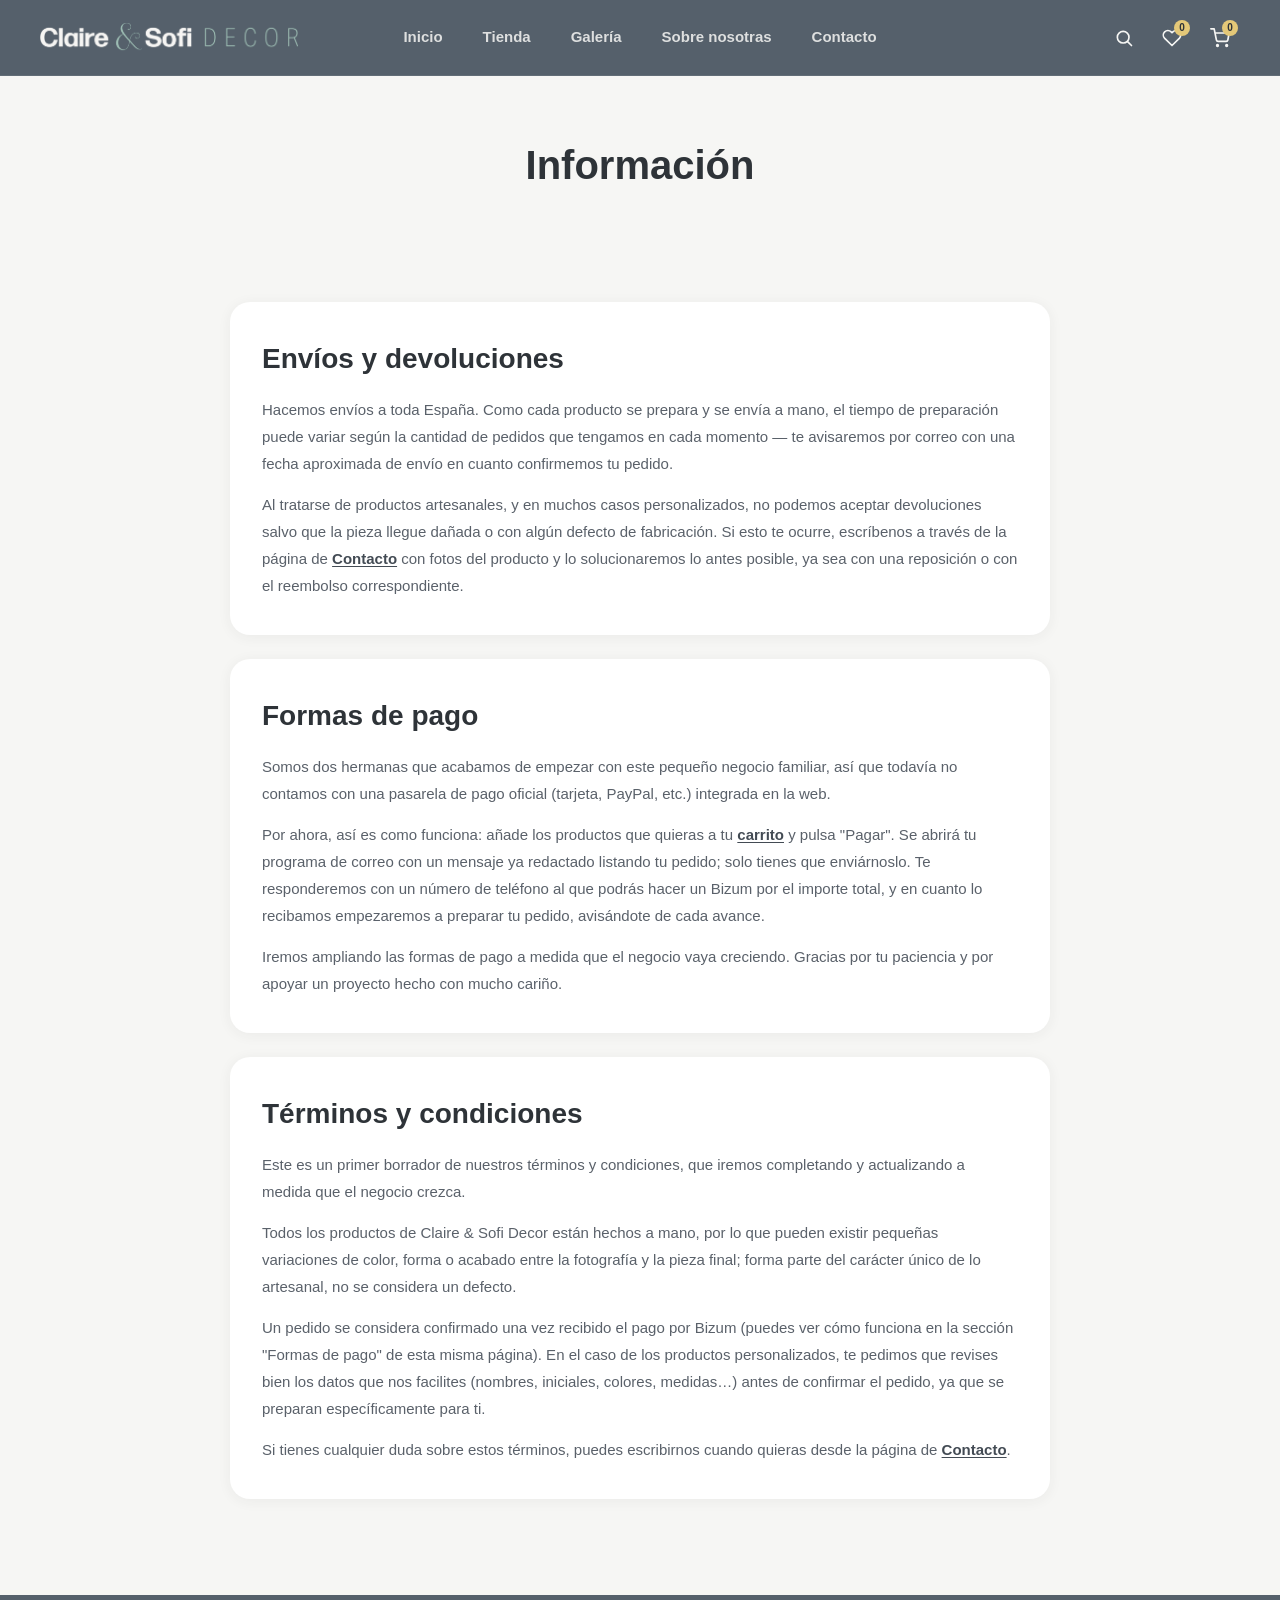
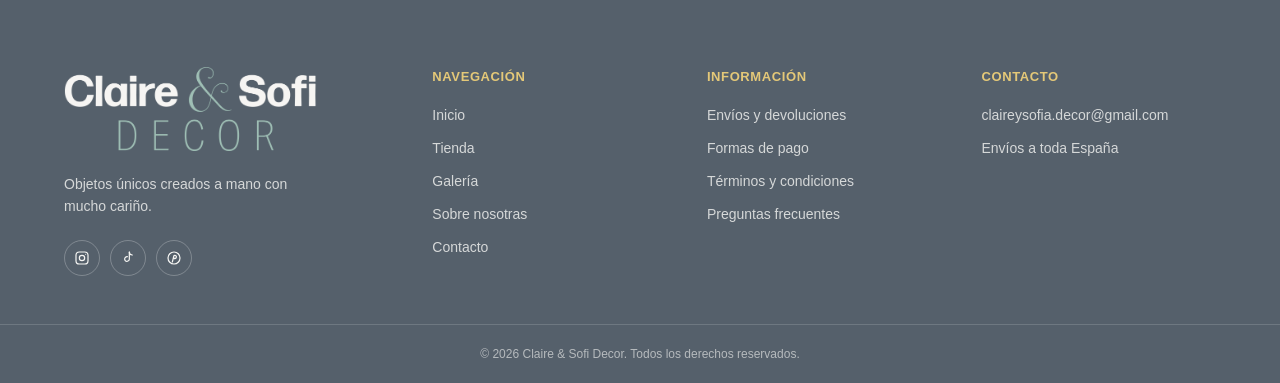
<file: informacion.html>
<!DOCTYPE html>
<html lang="es">
<head>
  <meta charset="UTF-8">
  <meta name="viewport" content="width=device-width, initial-scale=1.0">
  <title>Información | Claire & Sofi Decor</title>
  <link rel="icon" href="assets/img/favicon_io/favicon.ico" sizes="any">
  <link rel="icon" type="image/png" sizes="32x32" href="assets/img/favicon_io/favicon-32x32.png">
  <link rel="icon" type="image/png" sizes="16x16" href="assets/img/favicon_io/favicon-16x16.png">
  <link rel="apple-touch-icon" sizes="180x180" href="assets/img/favicon_io/apple-touch-icon.png">
  <link rel="manifest" href="assets/img/favicon_io/site.webmanifest">
  <link rel="stylesheet" href="css/style.css">
</head>
<body>

  <!-- ===== NAV BAR ===== -->
  <header class="navbar">
    <div class="navbar__inner">

      <!-- Logo (izquierda) -->
      <a href="index.html" class="navbar__logo">
        <img src="assets/img/Logo_Semicondensed_Claro1.png" alt="Claire & Sofi Decor" class="navbar__logo-img">
      </a>

      <!-- Botón hamburguesa (solo móvil) -->
      <button class="navbar__toggle" id="navToggle" aria-label="Abrir menú" aria-expanded="false">
        <span></span>
        <span></span>
        <span></span>
      </button>

      <!-- Navegación (centro) -->
      <nav class="navbar__nav" id="navMenu">
        <a href="index.html#inicio" class="navbar__link">Inicio</a>

        <!-- "Tienda" abre un desplegable con categorías al pasar el ratón -->
        <div class="navbar__item navbar__item--dropdown" id="tiendaNavItem">
          <a href="tienda.html" class="navbar__link">Tienda</a>
          <div class="tienda-dropdown" id="tiendaDropdown">
            <div class="tienda-dropdown__inner">
              <a href="tienda.html" class="tienda-dropdown__item">
                <span class="tienda-dropdown__circle tienda-dropdown__circle--todo"></span>
                <span class="tienda-dropdown__label">Ver todo</span>
              </a>
              <a href="tienda.html?cat=servir" class="tienda-dropdown__item">
                <span class="tienda-dropdown__circle tienda-dropdown__circle--servir"></span>
                <span class="tienda-dropdown__label">Para servir</span>
              </a>
              <a href="tienda.html?cat=decorar" class="tienda-dropdown__item">
                <span class="tienda-dropdown__circle tienda-dropdown__circle--decorar"></span>
                <span class="tienda-dropdown__label">Para decorar</span>
              </a>
              <a href="tienda.html?cat=bolsas" class="tienda-dropdown__item">
                <span class="tienda-dropdown__circle tienda-dropdown__circle--bolsas"></span>
                <span class="tienda-dropdown__label">Bolsas</span>
              </a>
              <a href="tienda.html?cat=personalizado" class="tienda-dropdown__item">
                <span class="tienda-dropdown__circle tienda-dropdown__circle--personalizado"></span>
                <span class="tienda-dropdown__label">Personalizado</span>
              </a>
            </div>
          </div>
        </div>

        <a href="galeria.html" class="navbar__link">Galería</a>
        <a href="sobre-nosotras.html" class="navbar__link">Sobre nosotras</a>
        <a href="contacto.html" class="navbar__link">Contacto</a>
      </nav>

      <!-- Iconos (derecha) -->
      <div class="navbar__icons">
        <div class="navbar__search" id="navSearch">
          <input type="text" class="navbar__search-input" id="searchInput" placeholder="Buscar productos…" autocomplete="off">
          <button class="navbar__icon-btn navbar__search-btn" aria-label="Buscar" title="Buscar" id="searchToggle">
            <svg viewBox="0 0 24 24" fill="none" stroke="currentColor" stroke-width="2" stroke-linecap="round" stroke-linejoin="round"><circle cx="11" cy="11" r="7"></circle><line x1="21" y1="21" x2="16.65" y2="16.65"></line></svg>
          </button>
        </div>
        <a href="favoritos.html" class="navbar__icon-btn" aria-label="Favoritos" title="Favoritos">
          <svg viewBox="0 0 24 24" fill="none" stroke="currentColor" stroke-width="2" stroke-linecap="round" stroke-linejoin="round"><path d="M20.8 4.6a5.5 5.5 0 0 0-7.8 0L12 5.6l-1-1a5.5 5.5 0 0 0-7.8 7.8l1 1L12 21l7.8-7.6 1-1a5.5 5.5 0 0 0 0-7.8z"></path></svg>
          <span class="navbar__icon-badge" id="favoritesBadge">0</span>
        </a>
        <a href="carrito.html" class="navbar__icon-btn" aria-label="Carrito" title="Carrito">
          <svg viewBox="0 0 24 24" fill="none" stroke="currentColor" stroke-width="2" stroke-linecap="round" stroke-linejoin="round"><circle cx="9" cy="21" r="1"></circle><circle cx="20" cy="21" r="1"></circle><path d="M1 1h4l2.7 13.4a2 2 0 0 0 2 1.6h9.7a2 2 0 0 0 2-1.6L23 6H6"></path></svg>
          <span class="navbar__icon-badge" id="cartBadge">0</span>
        </a>
      </div>

    </div>
  </header>

  <!-- Fondo oscurecido mientras el desplegable de "Tienda" está abierto -->
  <div class="tienda-overlay" id="tiendaOverlay"></div>

  <main>

    <!-- ===== CABECERA ===== -->
    <section class="shop-hero">
      <div class="shop-hero__inner">
        <h1 class="shop-hero__title">Información</h1>
      </div>
    </section>

    <!-- ===== SECCIONES DE INFORMACIÓN ===== -->
    <section class="info-content">
      <div class="info-content__inner">

        <article class="info-section" id="envios-devoluciones">
          <h2 class="info-section__title">Envíos y devoluciones</h2>
          <p class="info-section__text">Hacemos envíos a toda España. Como cada producto se prepara y se envía a mano, el tiempo de preparación puede variar según la cantidad de pedidos que tengamos en cada momento — te avisaremos por correo con una fecha aproximada de envío en cuanto confirmemos tu pedido.</p>
          <p class="info-section__text">Al tratarse de productos artesanales, y en muchos casos personalizados, no podemos aceptar devoluciones salvo que la pieza llegue dañada o con algún defecto de fabricación. Si esto te ocurre, escríbenos a través de la página de <a href="contacto.html">Contacto</a> con fotos del producto y lo solucionaremos lo antes posible, ya sea con una reposición o con el reembolso correspondiente.</p>
        </article>

        <article class="info-section" id="formas-pago">
          <h2 class="info-section__title">Formas de pago</h2>
          <p class="info-section__text">Somos dos hermanas que acabamos de empezar con este pequeño negocio familiar, así que todavía no contamos con una pasarela de pago oficial (tarjeta, PayPal, etc.) integrada en la web.</p>
          <p class="info-section__text">Por ahora, así es como funciona: añade los productos que quieras a tu <a href="carrito.html">carrito</a> y pulsa "Pagar". Se abrirá tu programa de correo con un mensaje ya redactado listando tu pedido; solo tienes que enviárnoslo. Te responderemos con un número de teléfono al que podrás hacer un Bizum por el importe total, y en cuanto lo recibamos empezaremos a preparar tu pedido, avisándote de cada avance.</p>
          <p class="info-section__text">Iremos ampliando las formas de pago a medida que el negocio vaya creciendo. Gracias por tu paciencia y por apoyar un proyecto hecho con mucho cariño.</p>
        </article>

        <article class="info-section" id="terminos-condiciones">
          <h2 class="info-section__title">Términos y condiciones</h2>
          <p class="info-section__text">Este es un primer borrador de nuestros términos y condiciones, que iremos completando y actualizando a medida que el negocio crezca.</p>
          <p class="info-section__text">Todos los productos de Claire & Sofi Decor están hechos a mano, por lo que pueden existir pequeñas variaciones de color, forma o acabado entre la fotografía y la pieza final; forma parte del carácter único de lo artesanal, no se considera un defecto.</p>
          <p class="info-section__text">Un pedido se considera confirmado una vez recibido el pago por Bizum (puedes ver cómo funciona en la sección "Formas de pago" de esta misma página). En el caso de los productos personalizados, te pedimos que revises bien los datos que nos facilites (nombres, iniciales, colores, medidas…) antes de confirmar el pedido, ya que se preparan específicamente para ti.</p>
          <p class="info-section__text">Si tienes cualquier duda sobre estos términos, puedes escribirnos cuando quieras desde la página de <a href="contacto.html">Contacto</a>.</p>
        </article>

      </div>
    </section>

  </main>

  <!-- ===== PIE DE PÁGINA ===== -->
  <footer class="footer">
    <div class="footer__inner">

      <div class="footer__col footer__col--brand">
        <img src="assets/img/Logo_Claro1.png" alt="Claire & Sofi Decor" class="footer__logo">
        <p class="footer__tagline">Objetos únicos creados a mano con mucho cariño.</p>
        <div class="footer__social">
          <a href="#" class="footer__social-link" aria-label="Instagram">
            <svg viewBox="0 0 24 24" fill="none" stroke="currentColor" stroke-width="1.8" stroke-linecap="round" stroke-linejoin="round"><rect x="3" y="3" width="18" height="18" rx="5"></rect><circle cx="12" cy="12" r="4"></circle><circle cx="17.5" cy="6.5" r="0.8" fill="currentColor" stroke="none"></circle></svg>
          </a>
          <a href="#" class="footer__social-link" aria-label="TikTok">
            <svg viewBox="0 0 24 24" fill="none" stroke="currentColor" stroke-width="1.8" stroke-linecap="round" stroke-linejoin="round"><path d="M14 3v10.5a3.5 3.5 0 1 1-3-3.46"></path><path d="M14 3c0 2.5 2 4.5 4.5 4.5"></path></svg>
          </a>
          <a href="#" class="footer__social-link" aria-label="Pinterest">
            <svg viewBox="0 0 24 24" fill="none" stroke="currentColor" stroke-width="1.8" stroke-linecap="round" stroke-linejoin="round"><circle cx="12" cy="12" r="9"></circle><path d="M9.5 18c1-3.5 1.5-6 2-8.5.4-2 3.5-2 4 .2.3 1.4-.5 3.3-2.2 3.3-1 0-1.6-.7-1.4-1.7"></path></svg>
          </a>
        </div>
      </div>

      <div class="footer__col">
        <h3 class="footer__heading">Navegación</h3>
        <nav class="footer__links">
          <a href="index.html#inicio">Inicio</a>
          <a href="tienda.html">Tienda</a>
          <a href="galeria.html">Galería</a>
          <a href="sobre-nosotras.html">Sobre nosotras</a>
          <a href="contacto.html">Contacto</a>
        </nav>
      </div>

      <div class="footer__col">
        <h3 class="footer__heading">Información</h3>
        <nav class="footer__links">
          <a href="informacion.html#envios-devoluciones">Envíos y devoluciones</a>
          <a href="informacion.html#formas-pago">Formas de pago</a>
          <a href="informacion.html#terminos-condiciones">Términos y condiciones</a>
          <a href="contacto.html#preguntas-frecuentes">Preguntas frecuentes</a>
        </nav>
      </div>

      <div class="footer__col">
        <h3 class="footer__heading">Contacto</h3>
        <nav class="footer__links">
          <a href="mailto:claireysofia.decor@gmail.com">claireysofia.decor@gmail.com</a>
          <span class="footer__info">Envíos a toda España</span>
        </nav>
      </div>

    </div>

    <div class="footer__bottom">
      <p>© 2026 Claire & Sofi Decor. Todos los derechos reservados.</p>
    </div>
  </footer>

  <script src="js/script.js"></script>
</body>
</html>
</file>
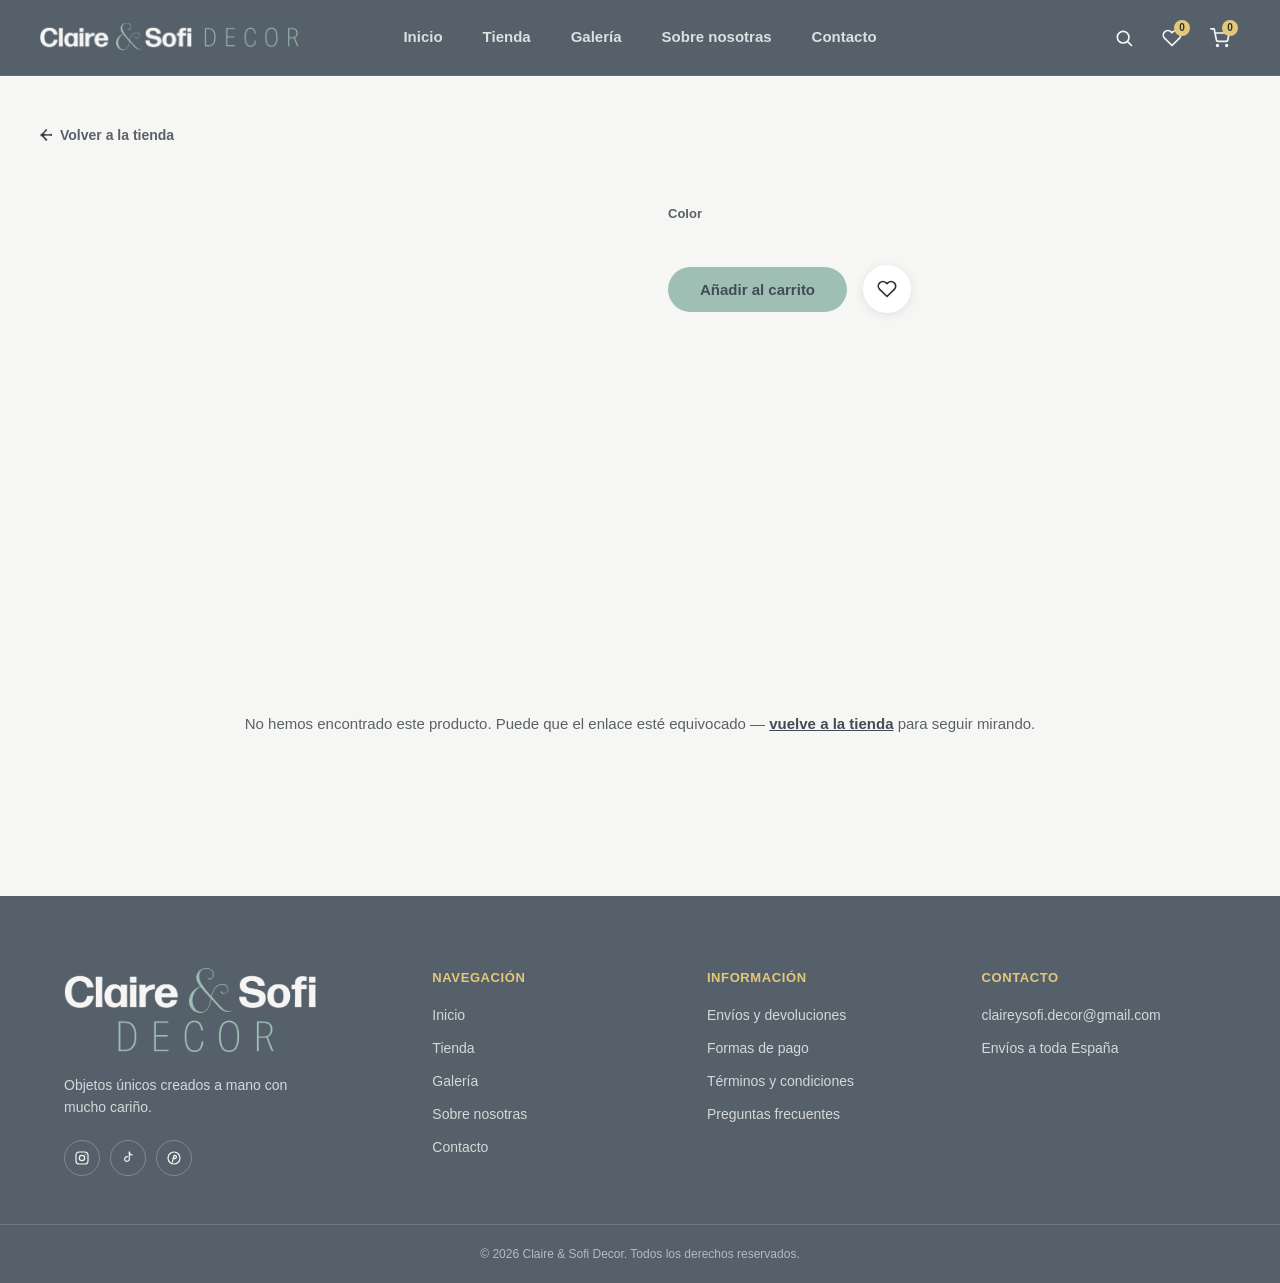
<file: producto.html>
<!DOCTYPE html>
<html lang="es">
<head>
  <meta charset="UTF-8">
  <meta name="viewport" content="width=device-width, initial-scale=1.0">
  <title>Producto | Claire & Sofi Decor</title>
  <link rel="icon" href="assets/img/favicon_io/favicon.ico" sizes="any">
  <link rel="icon" type="image/png" sizes="32x32" href="assets/img/favicon_io/favicon-32x32.png">
  <link rel="icon" type="image/png" sizes="16x16" href="assets/img/favicon_io/favicon-16x16.png">
  <link rel="apple-touch-icon" sizes="180x180" href="assets/img/favicon_io/apple-touch-icon.png">
  <link rel="manifest" href="assets/img/favicon_io/site.webmanifest">
  <link rel="stylesheet" href="css/style.css">
</head>
<body>

  <!-- ===== NAV BAR ===== -->
  <header class="navbar">
    <div class="navbar__inner">

      <!-- Logo (izquierda) -->
      <a href="index.html" class="navbar__logo">
        <img src="assets/img/Logo_Semicondensed_Claro1.png" alt="Claire & Sofi Decor" class="navbar__logo-img">
      </a>

      <!-- Botón hamburguesa (solo móvil) -->
      <button class="navbar__toggle" id="navToggle" aria-label="Abrir menú" aria-expanded="false">
        <span></span>
        <span></span>
        <span></span>
      </button>

      <!-- Navegación (centro) -->
      <nav class="navbar__nav" id="navMenu">
        <a href="index.html#inicio" class="navbar__link">Inicio</a>

        <!-- "Tienda" abre un desplegable con categorías al pasar el ratón -->
        <div class="navbar__item navbar__item--dropdown" id="tiendaNavItem">
          <a href="tienda.html" class="navbar__link">Tienda</a>
          <div class="tienda-dropdown" id="tiendaDropdown">
            <div class="tienda-dropdown__inner">
              <a href="tienda.html" class="tienda-dropdown__item">
                <span class="tienda-dropdown__circle tienda-dropdown__circle--todo"></span>
                <span class="tienda-dropdown__label">Ver todo</span>
              </a>
              <a href="tienda.html?cat=servir" class="tienda-dropdown__item">
                <span class="tienda-dropdown__circle tienda-dropdown__circle--servir"></span>
                <span class="tienda-dropdown__label">Para servir</span>
              </a>
              <a href="tienda.html?cat=decorar" class="tienda-dropdown__item">
                <span class="tienda-dropdown__circle tienda-dropdown__circle--decorar"></span>
                <span class="tienda-dropdown__label">Para decorar</span>
              </a>
              <a href="tienda.html?cat=bolsas" class="tienda-dropdown__item">
                <span class="tienda-dropdown__circle tienda-dropdown__circle--bolsas"></span>
                <span class="tienda-dropdown__label">Bolsas</span>
              </a>
              <a href="tienda.html?cat=personalizable" class="tienda-dropdown__item">
                <span class="tienda-dropdown__circle tienda-dropdown__circle--personalizable"></span>
                <span class="tienda-dropdown__label">Personalizado</span>
              </a>
            </div>
          </div>
        </div>

        <a href="galeria.html" class="navbar__link">Galería</a>
        <a href="sobre-nosotras.html" class="navbar__link">Sobre nosotras</a>
        <a href="contacto.html" class="navbar__link">Contacto</a>
      </nav>

      <!-- Iconos (derecha) -->
      <div class="navbar__icons">
        <div class="navbar__search" id="navSearch">
          <input type="text" class="navbar__search-input" id="searchInput" placeholder="Buscar productos…" autocomplete="off">
          <button class="navbar__icon-btn navbar__search-btn" aria-label="Buscar" title="Buscar" id="searchToggle">
            <svg viewBox="0 0 24 24" fill="none" stroke="currentColor" stroke-width="2" stroke-linecap="round" stroke-linejoin="round"><circle cx="11" cy="11" r="7"></circle><line x1="21" y1="21" x2="16.65" y2="16.65"></line></svg>
          </button>
        </div>
        <a href="favoritos.html" class="navbar__icon-btn" aria-label="Favoritos" title="Favoritos">
          <svg viewBox="0 0 24 24" fill="none" stroke="currentColor" stroke-width="2" stroke-linecap="round" stroke-linejoin="round"><path d="M20.8 4.6a5.5 5.5 0 0 0-7.8 0L12 5.6l-1-1a5.5 5.5 0 0 0-7.8 7.8l1 1L12 21l7.8-7.6 1-1a5.5 5.5 0 0 0 0-7.8z"></path></svg>
          <span class="navbar__icon-badge" id="favoritesBadge">0</span>
        </a>
        <a href="carrito.html" class="navbar__icon-btn" aria-label="Carrito" title="Carrito">
          <svg viewBox="0 0 24 24" fill="none" stroke="currentColor" stroke-width="2" stroke-linecap="round" stroke-linejoin="round"><circle cx="9" cy="21" r="1"></circle><circle cx="20" cy="21" r="1"></circle><path d="M1 1h4l2.7 13.4a2 2 0 0 0 2 1.6h9.7a2 2 0 0 0 2-1.6L23 6H6"></path></svg>
          <span class="navbar__icon-badge" id="cartBadge">0</span>
        </a>
      </div>

    </div>
  </header>

  <!-- Fondo oscurecido mientras el desplegable de "Tienda" está abierto -->
  <div class="tienda-overlay" id="tiendaOverlay"></div>

  <main>

    <!-- ===== FICHA DE PRODUCTO ===== -->
    <!-- Página única: el contenido se rellena por JS según el ?id=... de la
         URL (ver PRODUCTS_DATA en js/script.js). Se llega aquí haciendo clic
         en cualquier tarjeta de producto (imagen o nombre) del resto de la web. -->
    <section class="product-detail" id="productDetail">
      <div class="product-detail__inner">

        <a href="tienda.html" class="product-detail__back"><img src="assets/icons/icon_flecha_black_izda1.png" alt="" class="product-detail__back-icon"> Volver a la tienda</a>

        <div class="product-detail__grid" id="productDetailGrid">

          <!-- Galería de imágenes, con flechas para pasarlas a mano -->
          <div class="product-detail__gallery">
            <div class="product-detail__image" id="productImage"></div>
            <div class="product-detail__thumbs" id="productImageThumbs"></div>
          </div>

          <!-- Nombre, precio, color y descripción -->
          <div class="product-detail__info">
            <h1 class="product-detail__name" id="productName"></h1>
            <p class="product-detail__price" id="productPrice"></p>

            <div class="product-detail__colors" id="productColorsBlock">
              <span class="product-detail__colors-label">Color</span>
              <div class="product-detail__color-options" id="productColors"></div>
              <!-- Solo visible en personalizables, al elegir la pastilla "+"
                   (Otro): caja de texto libre para pedir un color/estampado
                   que no esté entre las opciones del catálogo. -->
              <div class="product-detail__custom-color is-hidden" id="productCustomColor">
                <label for="productCustomColorInput" class="product-detail__custom-color-label">Cuéntanos qué buscas</label>
                <textarea id="productCustomColorInput" class="product-detail__custom-color-input" rows="2" placeholder="Ej.: un estampado de flores silvestres en tonos azules..."></textarea>
              </div>
            </div>

            <!-- Selector de variante (tamaño o color/estampado): solo aparece en
                 productos "hechos" (no personalizables) que tengan hermanos reales
                 ya fotografiados y en la web. Las opciones sin producto real
                 detrás salen con poca opacidad y abren el aviso de "Agotado". -->
            <div class="product-detail__variants is-hidden" id="productVariantsBlock">
              <span class="product-detail__variants-label" id="productVariantsLabel">Tamaño</span>
              <div class="product-detail__variant-options" id="productVariants"></div>
            </div>

            <p class="product-detail__description" id="productDescription"></p>
            <p class="product-detail__sku" id="productSku" hidden></p>

            <div class="product-detail__actions">
              <button class="product-detail__add-cart btn-accent" id="productAddCart" type="button">Añadir al carrito</button>
              <button class="product-detail__fav" id="productFav" type="button" aria-label="Añadir a favoritos">
                <svg viewBox="0 0 24 24" fill="none" stroke="currentColor" stroke-width="2" stroke-linecap="round" stroke-linejoin="round"><path d="M20.8 4.6a5.5 5.5 0 0 0-7.8 0L12 5.6l-1-1a5.5 5.5 0 0 0-7.8 7.8l1 1L12 21l7.8-7.6 1-1a5.5 5.5 0 0 0 0-7.8z"></path></svg>
              </button>
            </div>
          </div>

        </div>

        <!-- Se muestra en vez de lo anterior si el ?id=... no existe en el catálogo -->
        <p class="product-detail__not-found" id="productNotFound" hidden>
          No hemos encontrado este producto. Puede que el enlace esté equivocado — <a href="tienda.html">vuelve a la tienda</a> para seguir mirando.
        </p>

      </div>
    </section>

    <!-- ===== TAMBIÉN PODRÍA GUSTARTE ===== -->
    <section class="product-related" id="productRelated">
      <div class="product-related__inner">
        <h2 class="product-related__title">También podría gustarte…</h2>
        <div class="product-related__grid" id="productRelatedGrid"></div>
      </div>
    </section>

  </main>

  <!-- ===== MODAL PARA AMPLIAR LA IMAGEN DEL PRODUCTO =====
       Mismo patrón visual que la modal de la Galería (assets/icons propios,
       fondo oscurecido), pero sin nombre: aquí ya estamos en la ficha del
       producto. Solo lleva la X para cerrar y, si hay más de una imagen,
       las flechas para navegar entre ellas. -->
  <div class="gallery-modal" id="productImageModal">
    <button class="gallery-modal__close" id="productImageModalClose" aria-label="Cerrar">
      <svg viewBox="0 0 24 24" fill="none" stroke="currentColor" stroke-width="2" stroke-linecap="round" stroke-linejoin="round"><line x1="18" y1="6" x2="6" y2="18"></line><line x1="6" y1="6" x2="18" y2="18"></line></svg>
    </button>
    <button class="gallery-modal__arrow gallery-modal__arrow--prev" id="productImageModalPrev" aria-label="Imagen anterior">
      <img src="assets/icons/icon_flecha_white_izda1.png" alt="" class="gallery-modal__arrow-icon">
    </button>
    <button class="gallery-modal__arrow gallery-modal__arrow--next" id="productImageModalNext" aria-label="Imagen siguiente">
      <img src="assets/icons/icon_flecha_white_dcha1.png" alt="" class="gallery-modal__arrow-icon">
    </button>
    <div class="gallery-modal__inner">
      <div class="gallery-modal__image" id="productImageModalImage"></div>
    </div>
  </div>

  <!-- ===== AVISO "AGOTADO" (al elegir una variante de tamaño/color que
       todavía no existe como producto real) ===== -->
  <div class="stock-modal" id="stockModal">
    <div class="stock-modal__inner">
      <button class="stock-modal__close" id="stockModalClose" aria-label="Cerrar">
        <svg viewBox="0 0 24 24" fill="none" stroke="currentColor" stroke-width="2" stroke-linecap="round" stroke-linejoin="round"><line x1="18" y1="6" x2="6" y2="18"></line><line x1="6" y1="6" x2="18" y2="18"></line></svg>
      </button>
      <p class="stock-modal__text" id="stockModalText"></p>
    </div>
  </div>

  <!-- ===== PIE DE PÁGINA ===== -->
  <footer class="footer">
    <div class="footer__inner">

      <div class="footer__col footer__col--brand">
        <img src="assets/img/Logo_Claro1.png" alt="Claire & Sofi Decor" class="footer__logo">
        <p class="footer__tagline">Objetos únicos creados a mano con mucho cariño.</p>
        <div class="footer__social">
          <a href="#" class="footer__social-link" aria-label="Instagram">
            <svg viewBox="0 0 24 24" fill="none" stroke="currentColor" stroke-width="1.8" stroke-linecap="round" stroke-linejoin="round"><rect x="3" y="3" width="18" height="18" rx="5"></rect><circle cx="12" cy="12" r="4"></circle><circle cx="17.5" cy="6.5" r="0.8" fill="currentColor" stroke="none"></circle></svg>
          </a>
          <a href="#" class="footer__social-link" aria-label="TikTok">
            <svg viewBox="0 0 24 24" fill="none" stroke="currentColor" stroke-width="1.8" stroke-linecap="round" stroke-linejoin="round"><path d="M14 3v10.5a3.5 3.5 0 1 1-3-3.46"></path><path d="M14 3c0 2.5 2 4.5 4.5 4.5"></path></svg>
          </a>
          <a href="#" class="footer__social-link" aria-label="Pinterest">
            <svg viewBox="0 0 24 24" fill="none" stroke="currentColor" stroke-width="1.8" stroke-linecap="round" stroke-linejoin="round"><circle cx="12" cy="12" r="9"></circle><path d="M9.5 18c1-3.5 1.5-6 2-8.5.4-2 3.5-2 4 .2.3 1.4-.5 3.3-2.2 3.3-1 0-1.6-.7-1.4-1.7"></path></svg>
          </a>
        </div>
      </div>

      <div class="footer__col">
        <h3 class="footer__heading">Navegación</h3>
        <nav class="footer__links">
          <a href="index.html#inicio">Inicio</a>
          <a href="tienda.html">Tienda</a>
          <a href="galeria.html">Galería</a>
          <a href="sobre-nosotras.html">Sobre nosotras</a>
          <a href="contacto.html">Contacto</a>
        </nav>
      </div>

      <div class="footer__col">
        <h3 class="footer__heading">Información</h3>
        <nav class="footer__links">
          <a href="informacion.html#envios-devoluciones">Envíos y devoluciones</a>
          <a href="informacion.html#formas-pago">Formas de pago</a>
          <a href="informacion.html#terminos-condiciones">Términos y condiciones</a>
          <a href="contacto.html#preguntas-frecuentes">Preguntas frecuentes</a>
        </nav>
      </div>

      <div class="footer__col">
        <h3 class="footer__heading">Contacto</h3>
        <nav class="footer__links">
          <a href="mailto:claireysofi.decor@gmail.com">claireysofi.decor@gmail.com</a>
          <span class="footer__info">Envíos a toda España</span>
        </nav>
      </div>

    </div>

    <div class="footer__bottom">
      <p>© 2026 Claire & Sofi Decor. Todos los derechos reservados.</p>
    </div>
  </footer>

  <script src="js/script.js"></script>
</body>
</html>
</file>
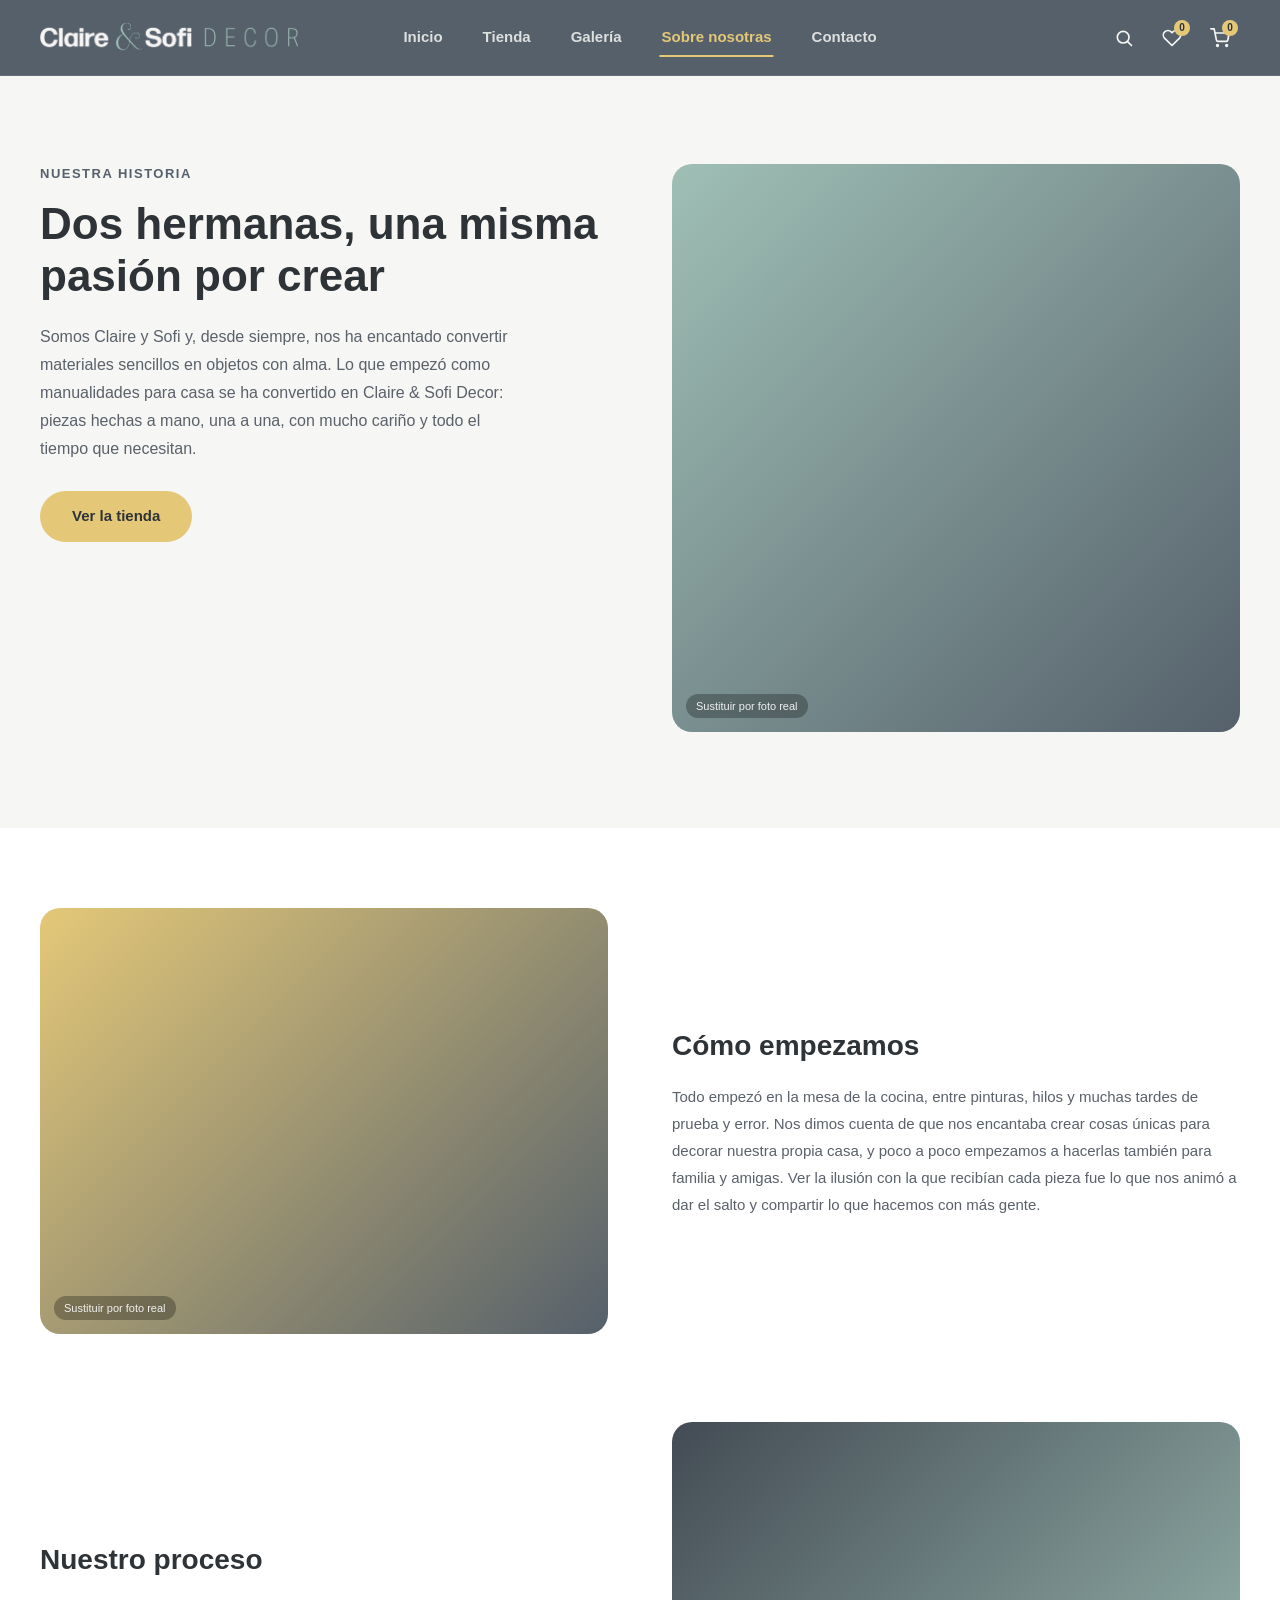
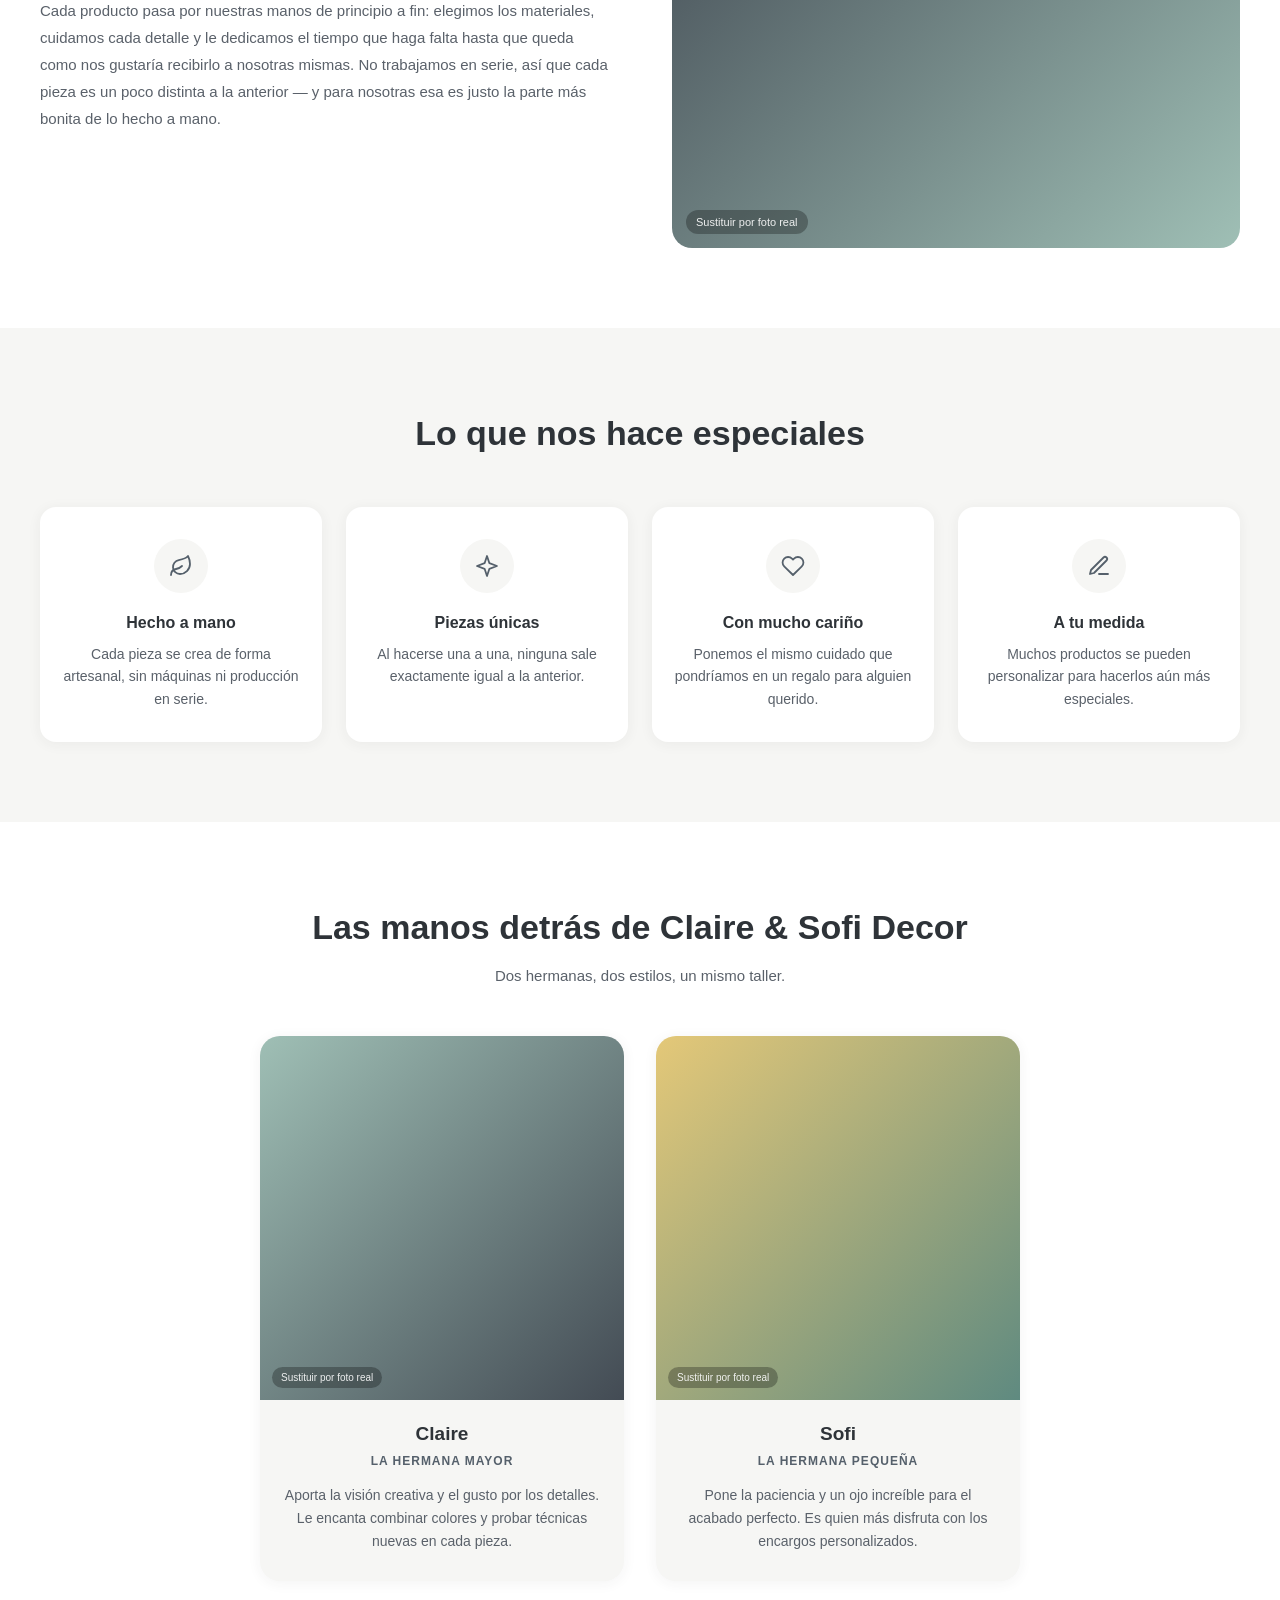
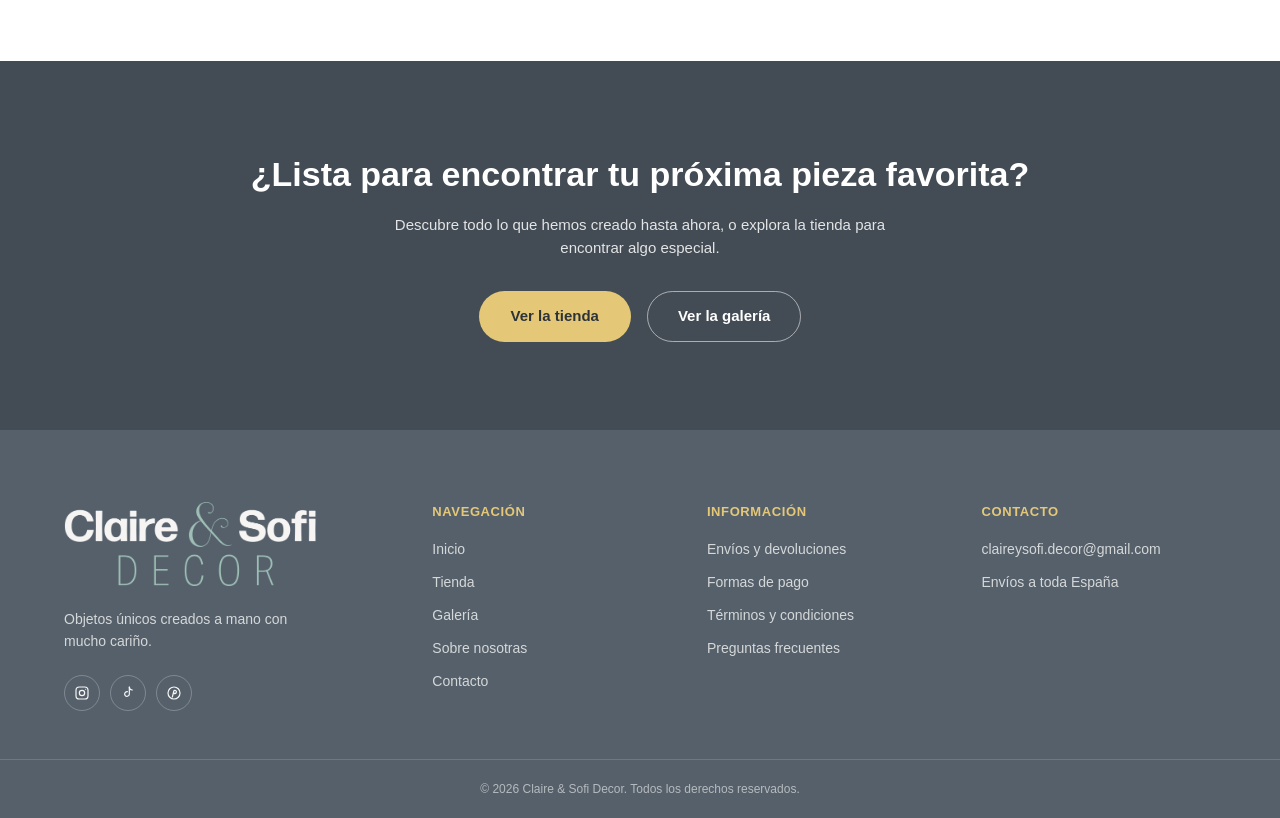
<file: sobre-nosotras.html>
<!DOCTYPE html>
<html lang="es">
<head>
  <meta charset="UTF-8">
  <meta name="viewport" content="width=device-width, initial-scale=1.0">
  <title>Sobre nosotras | Claire & Sofi Decor</title>
  <link rel="icon" href="assets/img/favicon_io/favicon.ico" sizes="any">
  <link rel="icon" type="image/png" sizes="32x32" href="assets/img/favicon_io/favicon-32x32.png">
  <link rel="icon" type="image/png" sizes="16x16" href="assets/img/favicon_io/favicon-16x16.png">
  <link rel="apple-touch-icon" sizes="180x180" href="assets/img/favicon_io/apple-touch-icon.png">
  <link rel="manifest" href="assets/img/favicon_io/site.webmanifest">
  <link rel="stylesheet" href="css/style.css">
</head>
<body>

  <!-- ===== NAV BAR ===== -->
  <header class="navbar">
    <div class="navbar__inner">

      <!-- Logo (izquierda) -->
      <a href="index.html" class="navbar__logo">
        <img src="assets/img/Logo_Semicondensed_Claro1.png" alt="Claire & Sofi Decor" class="navbar__logo-img">
      </a>

      <!-- Botón hamburguesa (solo móvil) -->
      <button class="navbar__toggle" id="navToggle" aria-label="Abrir menú" aria-expanded="false">
        <span></span>
        <span></span>
        <span></span>
      </button>

      <!-- Navegación (centro) -->
      <nav class="navbar__nav" id="navMenu">
        <a href="index.html#inicio" class="navbar__link">Inicio</a>

        <!-- "Tienda" abre un desplegable con categorías al pasar el ratón -->
        <div class="navbar__item navbar__item--dropdown" id="tiendaNavItem">
          <a href="tienda.html" class="navbar__link">Tienda</a>
          <div class="tienda-dropdown" id="tiendaDropdown">
            <div class="tienda-dropdown__inner">
              <a href="tienda.html" class="tienda-dropdown__item">
                <span class="tienda-dropdown__circle tienda-dropdown__circle--todo"></span>
                <span class="tienda-dropdown__label">Ver todo</span>
              </a>
              <a href="tienda.html?cat=servir" class="tienda-dropdown__item">
                <span class="tienda-dropdown__circle tienda-dropdown__circle--servir"></span>
                <span class="tienda-dropdown__label">Para servir</span>
              </a>
              <a href="tienda.html?cat=decorar" class="tienda-dropdown__item">
                <span class="tienda-dropdown__circle tienda-dropdown__circle--decorar"></span>
                <span class="tienda-dropdown__label">Para decorar</span>
              </a>
              <a href="tienda.html?cat=bolsas" class="tienda-dropdown__item">
                <span class="tienda-dropdown__circle tienda-dropdown__circle--bolsas"></span>
                <span class="tienda-dropdown__label">Bolsas</span>
              </a>
              <a href="tienda.html?cat=personalizable" class="tienda-dropdown__item">
                <span class="tienda-dropdown__circle tienda-dropdown__circle--personalizable"></span>
                <span class="tienda-dropdown__label">Personalizado</span>
              </a>
            </div>
          </div>
        </div>

        <a href="galeria.html" class="navbar__link">Galería</a>
        <a href="sobre-nosotras.html" class="navbar__link is-active">Sobre nosotras</a>
        <a href="contacto.html" class="navbar__link">Contacto</a>
      </nav>

      <!-- Iconos (derecha) -->
      <div class="navbar__icons">
        <div class="navbar__search" id="navSearch">
          <input type="text" class="navbar__search-input" id="searchInput" placeholder="Buscar productos…" autocomplete="off">
          <button class="navbar__icon-btn navbar__search-btn" aria-label="Buscar" title="Buscar" id="searchToggle">
            <svg viewBox="0 0 24 24" fill="none" stroke="currentColor" stroke-width="2" stroke-linecap="round" stroke-linejoin="round"><circle cx="11" cy="11" r="7"></circle><line x1="21" y1="21" x2="16.65" y2="16.65"></line></svg>
          </button>
        </div>
        <a href="favoritos.html" class="navbar__icon-btn" aria-label="Favoritos" title="Favoritos">
          <svg viewBox="0 0 24 24" fill="none" stroke="currentColor" stroke-width="2" stroke-linecap="round" stroke-linejoin="round"><path d="M20.8 4.6a5.5 5.5 0 0 0-7.8 0L12 5.6l-1-1a5.5 5.5 0 0 0-7.8 7.8l1 1L12 21l7.8-7.6 1-1a5.5 5.5 0 0 0 0-7.8z"></path></svg>
          <span class="navbar__icon-badge" id="favoritesBadge">0</span>
        </a>
        <a href="carrito.html" class="navbar__icon-btn" aria-label="Carrito" title="Carrito">
          <svg viewBox="0 0 24 24" fill="none" stroke="currentColor" stroke-width="2" stroke-linecap="round" stroke-linejoin="round"><circle cx="9" cy="21" r="1"></circle><circle cx="20" cy="21" r="1"></circle><path d="M1 1h4l2.7 13.4a2 2 0 0 0 2 1.6h9.7a2 2 0 0 0 2-1.6L23 6H6"></path></svg>
          <span class="navbar__icon-badge" id="cartBadge">0</span>
        </a>
      </div>

    </div>
  </header>

  <!-- Fondo oscurecido mientras el desplegable de "Tienda" está abierto -->
  <div class="tienda-overlay" id="tiendaOverlay"></div>

  <main>

    <!-- ===== CABECERA: PRESENTACIÓN ===== -->
    <section class="about-hero">
      <div class="about-hero__inner">
        <div class="about-hero__content">
          <p class="about-hero__eyebrow">Nuestra historia</p>
          <h1 class="about-hero__title">Dos hermanas, una misma pasión por crear</h1>
          <p class="about-hero__text">Somos Claire y Sofi y, desde siempre, nos ha encantado convertir materiales sencillos en objetos con alma. Lo que empezó como manualidades para casa se ha convertido en Claire & Sofi Decor: piezas hechas a mano, una a una, con mucho cariño y todo el tiempo que necesitan.</p>
          <a href="tienda.html" class="btn-accent">Ver la tienda</a>
        </div>
        <div class="about-hero__image" style="background-image: linear-gradient(135deg, #9FBFB5, #55606B);">
          <span class="about-hero__image-tag">Sustituir por foto real</span>
        </div>
      </div>
    </section>

    <!-- ===== NUESTRA HISTORIA (bloques alternos) ===== -->
    <section class="about-story">
      <div class="about-story__inner">

        <div class="about-story__block">
          <div class="about-story__image" style="background-image: linear-gradient(135deg, #E4C878, #55606B);">
            <span class="about-story__image-tag">Sustituir por foto real</span>
          </div>
          <div class="about-story__content">
            <h2 class="about-story__title">Cómo empezamos</h2>
            <p class="about-story__text">Todo empezó en la mesa de la cocina, entre pinturas, hilos y muchas tardes de prueba y error. Nos dimos cuenta de que nos encantaba crear cosas únicas para decorar nuestra propia casa, y poco a poco empezamos a hacerlas también para familia y amigas. Ver la ilusión con la que recibían cada pieza fue lo que nos animó a dar el salto y compartir lo que hacemos con más gente.</p>
          </div>
        </div>

        <div class="about-story__block about-story__block--reverse">
          <div class="about-story__image" style="background-image: linear-gradient(135deg, #434B54, #9FBFB5);">
            <span class="about-story__image-tag">Sustituir por foto real</span>
          </div>
          <div class="about-story__content">
            <h2 class="about-story__title">Nuestro proceso</h2>
            <p class="about-story__text">Cada producto pasa por nuestras manos de principio a fin: elegimos los materiales, cuidamos cada detalle y le dedicamos el tiempo que haga falta hasta que queda como nos gustaría recibirlo a nosotras mismas. No trabajamos en serie, así que cada pieza es un poco distinta a la anterior — y para nosotras esa es justo la parte más bonita de lo hecho a mano.</p>
          </div>
        </div>

      </div>
    </section>

    <!-- ===== LO QUE NOS HACE ESPECIALES ===== -->
    <section class="about-values">
      <div class="about-values__inner">
        <h2 class="about-values__title">Lo que nos hace especiales</h2>

        <div class="about-values__grid">

          <div class="value-card">
            <div class="value-card__icon">
              <svg viewBox="0 0 24 24" fill="none" stroke="currentColor" stroke-width="1.8" stroke-linecap="round" stroke-linejoin="round"><path d="M11 20A7 7 0 0 1 9.8 6.1C15.5 5 17 4.48 19 2c1 2 2 4.18 2 8 0 5.5-4.78 10-10 10Z"></path><path d="M2 21c0-3 1.85-5.36 5.08-6C9.5 14.52 12 13 13 12"></path></svg>
            </div>
            <h3 class="value-card__title">Hecho a mano</h3>
            <p class="value-card__text">Cada pieza se crea de forma artesanal, sin máquinas ni producción en serie.</p>
          </div>

          <div class="value-card">
            <div class="value-card__icon">
              <svg viewBox="0 0 24 24" fill="none" stroke="currentColor" stroke-width="1.8" stroke-linecap="round" stroke-linejoin="round"><path d="M12 2l2.4 7.2L22 12l-7.6 2.8L12 22l-2.4-7.2L2 12l7.6-2.8L12 2Z"></path></svg>
            </div>
            <h3 class="value-card__title">Piezas únicas</h3>
            <p class="value-card__text">Al hacerse una a una, ninguna sale exactamente igual a la anterior.</p>
          </div>

          <div class="value-card">
            <div class="value-card__icon">
              <svg viewBox="0 0 24 24" fill="none" stroke="currentColor" stroke-width="1.8" stroke-linecap="round" stroke-linejoin="round"><path d="M20.8 4.6a5.5 5.5 0 0 0-7.8 0L12 5.6l-1-1a5.5 5.5 0 0 0-7.8 7.8l1 1L12 21l7.8-7.6 1-1a5.5 5.5 0 0 0 0-7.8z"></path></svg>
            </div>
            <h3 class="value-card__title">Con mucho cariño</h3>
            <p class="value-card__text">Ponemos el mismo cuidado que pondríamos en un regalo para alguien querido.</p>
          </div>

          <div class="value-card">
            <div class="value-card__icon">
              <svg viewBox="0 0 24 24" fill="none" stroke="currentColor" stroke-width="1.8" stroke-linecap="round" stroke-linejoin="round"><path d="M12 20h9"></path><path d="M16.5 3.5a2.12 2.12 0 0 1 3 3L7 19l-4 1 1-4Z"></path></svg>
            </div>
            <h3 class="value-card__title">A tu medida</h3>
            <p class="value-card__text">Muchos productos se pueden personalizar para hacerlos aún más especiales.</p>
          </div>

        </div>
      </div>
    </section>

    <!-- ===== LAS DOS HERMANAS ===== -->
    <section class="about-team">
      <div class="about-team__inner">
        <h2 class="about-team__title">Las manos detrás de Claire & Sofi Decor</h2>
        <p class="about-team__subtitle">Dos hermanas, dos estilos, un mismo taller.</p>

        <div class="about-team__grid">

          <article class="team-card">
            <div class="team-card__image" style="background-image: linear-gradient(135deg, #9FBFB5, #434B54);">
              <span class="team-card__image-tag">Sustituir por foto real</span>
            </div>
            <h3 class="team-card__name">Claire</h3>
            <p class="team-card__role">La hermana mayor</p>
            <p class="team-card__bio">Aporta la visión creativa y el gusto por los detalles. Le encanta combinar colores y probar técnicas nuevas en cada pieza.</p>
          </article>

          <article class="team-card">
            <div class="team-card__image" style="background-image: linear-gradient(135deg, #E4C878, #5F8A80);">
              <span class="team-card__image-tag">Sustituir por foto real</span>
            </div>
            <h3 class="team-card__name">Sofi</h3>
            <p class="team-card__role">La hermana pequeña</p>
            <p class="team-card__bio">Pone la paciencia y un ojo increíble para el acabado perfecto. Es quien más disfruta con los encargos personalizados.</p>
          </article>

        </div>
      </div>
    </section>

    <!-- ===== CTA FINAL ===== -->
    <section class="about-cta">
      <h2 class="about-cta__title">¿Lista para encontrar tu próxima pieza favorita?</h2>
      <p class="about-cta__text">Descubre todo lo que hemos creado hasta ahora, o explora la tienda para encontrar algo especial.</p>
      <div class="about-cta__actions">
        <a href="tienda.html" class="btn-accent">Ver la tienda</a>
        <a href="galeria.html" class="btn-outline">Ver la galería</a>
      </div>
    </section>

  </main>

  <!-- ===== PIE DE PÁGINA ===== -->
  <footer class="footer">
    <div class="footer__inner">

      <div class="footer__col footer__col--brand">
        <img src="assets/img/Logo_Claro1.png" alt="Claire & Sofi Decor" class="footer__logo">
        <p class="footer__tagline">Objetos únicos creados a mano con mucho cariño.</p>
        <div class="footer__social">
          <a href="#" class="footer__social-link" aria-label="Instagram">
            <svg viewBox="0 0 24 24" fill="none" stroke="currentColor" stroke-width="1.8" stroke-linecap="round" stroke-linejoin="round"><rect x="3" y="3" width="18" height="18" rx="5"></rect><circle cx="12" cy="12" r="4"></circle><circle cx="17.5" cy="6.5" r="0.8" fill="currentColor" stroke="none"></circle></svg>
          </a>
          <a href="#" class="footer__social-link" aria-label="TikTok">
            <svg viewBox="0 0 24 24" fill="none" stroke="currentColor" stroke-width="1.8" stroke-linecap="round" stroke-linejoin="round"><path d="M14 3v10.5a3.5 3.5 0 1 1-3-3.46"></path><path d="M14 3c0 2.5 2 4.5 4.5 4.5"></path></svg>
          </a>
          <a href="#" class="footer__social-link" aria-label="Pinterest">
            <svg viewBox="0 0 24 24" fill="none" stroke="currentColor" stroke-width="1.8" stroke-linecap="round" stroke-linejoin="round"><circle cx="12" cy="12" r="9"></circle><path d="M9.5 18c1-3.5 1.5-6 2-8.5.4-2 3.5-2 4 .2.3 1.4-.5 3.3-2.2 3.3-1 0-1.6-.7-1.4-1.7"></path></svg>
          </a>
        </div>
      </div>

      <div class="footer__col">
        <h3 class="footer__heading">Navegación</h3>
        <nav class="footer__links">
          <a href="index.html#inicio">Inicio</a>
          <a href="tienda.html">Tienda</a>
          <a href="galeria.html">Galería</a>
          <a href="sobre-nosotras.html">Sobre nosotras</a>
          <a href="contacto.html">Contacto</a>
        </nav>
      </div>

      <div class="footer__col">
        <h3 class="footer__heading">Información</h3>
        <nav class="footer__links">
          <a href="informacion.html#envios-devoluciones">Envíos y devoluciones</a>
          <a href="informacion.html#formas-pago">Formas de pago</a>
          <a href="informacion.html#terminos-condiciones">Términos y condiciones</a>
          <a href="contacto.html#preguntas-frecuentes">Preguntas frecuentes</a>
        </nav>
      </div>

      <div class="footer__col">
        <h3 class="footer__heading">Contacto</h3>
        <nav class="footer__links">
          <a href="mailto:claireysofi.decor@gmail.com">claireysofi.decor@gmail.com</a>
          <span class="footer__info">Envíos a toda España</span>
        </nav>
      </div>

    </div>

    <div class="footer__bottom">
      <p>© 2026 Claire & Sofi Decor. Todos los derechos reservados.</p>
    </div>
  </footer>

  <script src="js/script.js"></script>
</body>
</html>
</file>
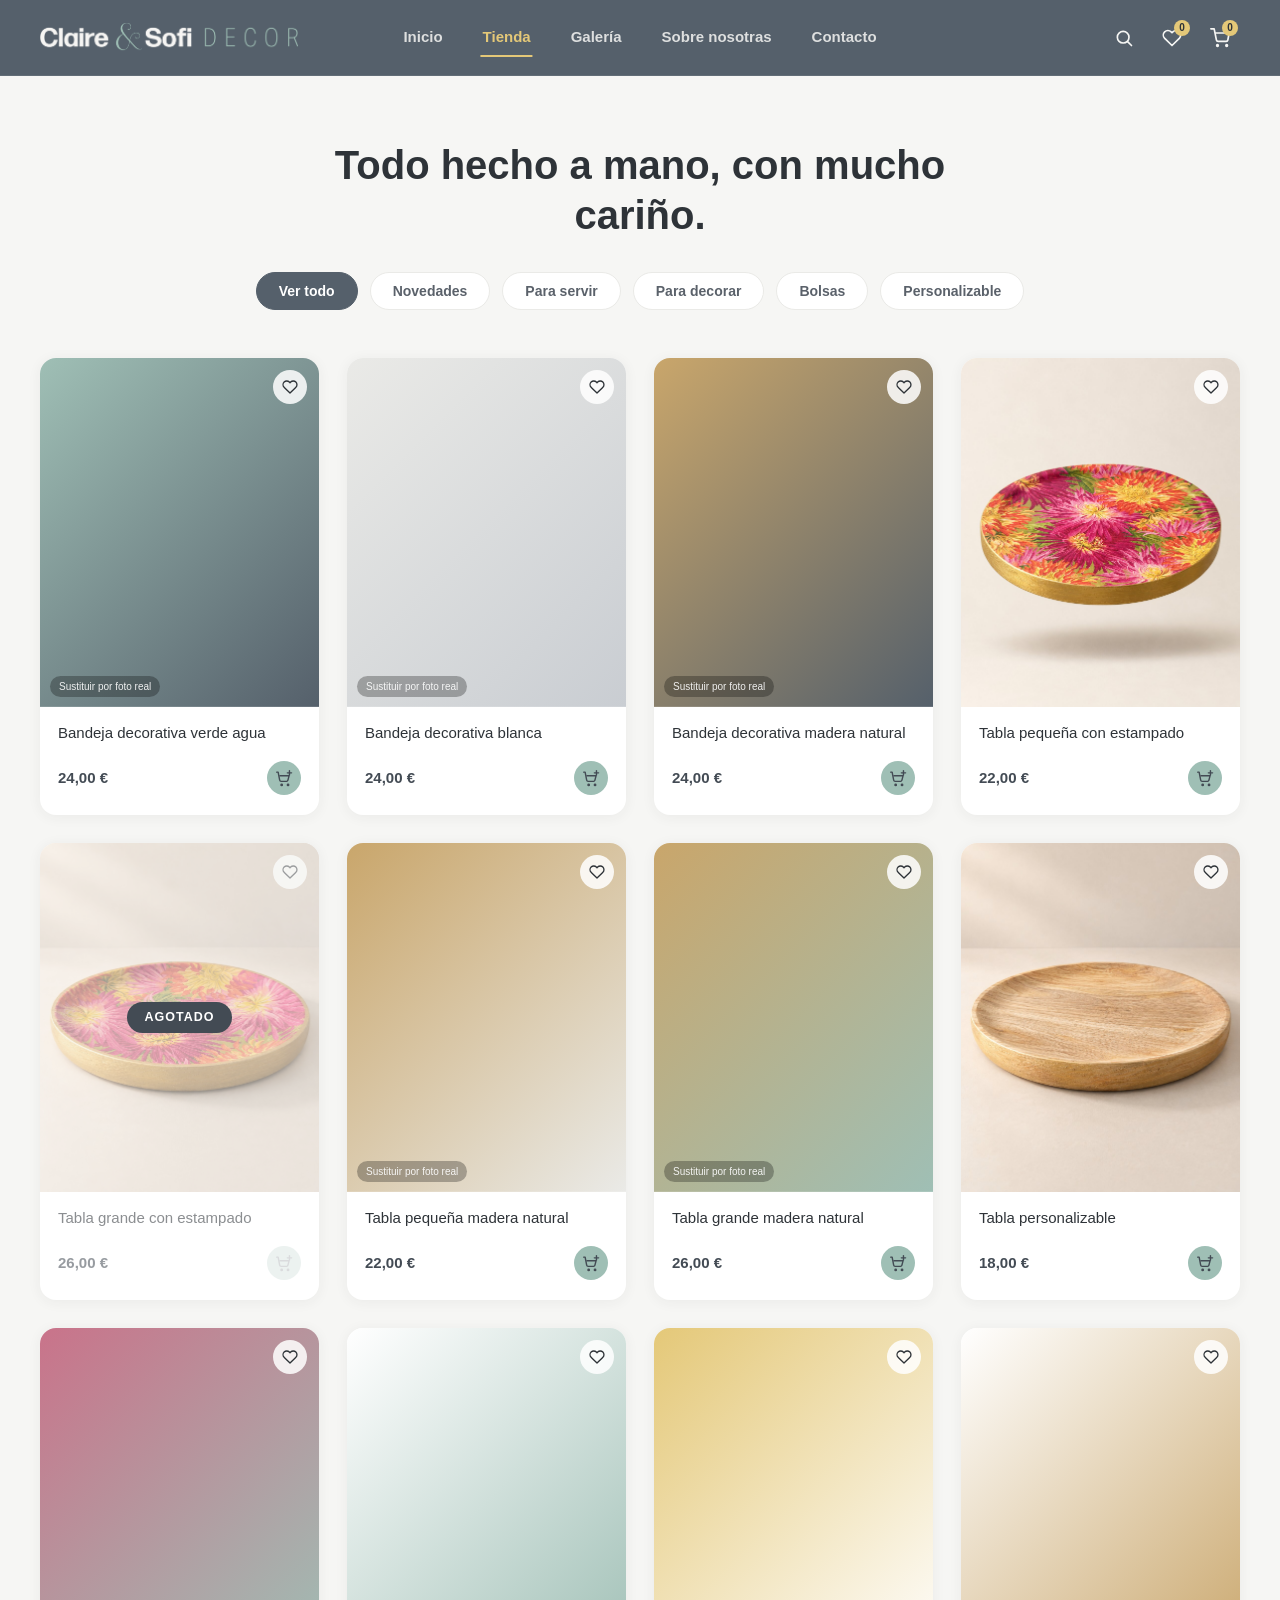
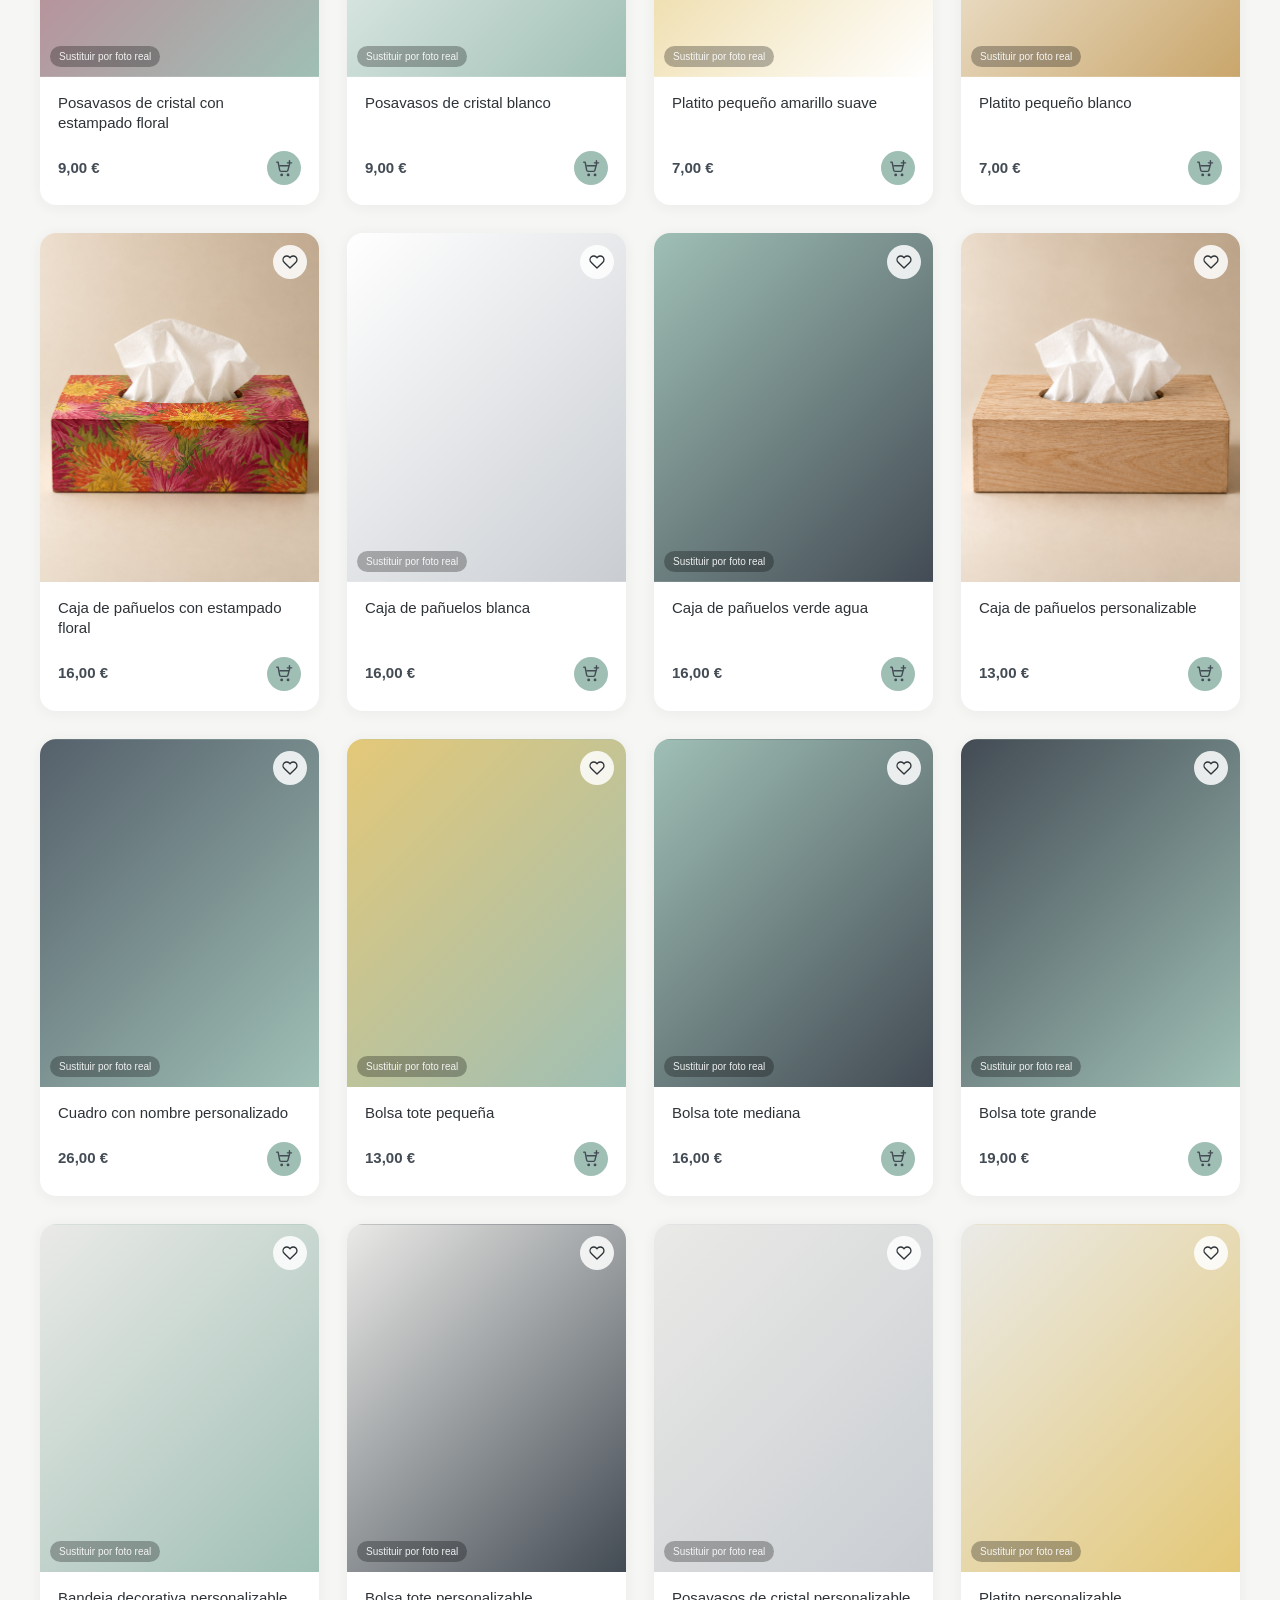
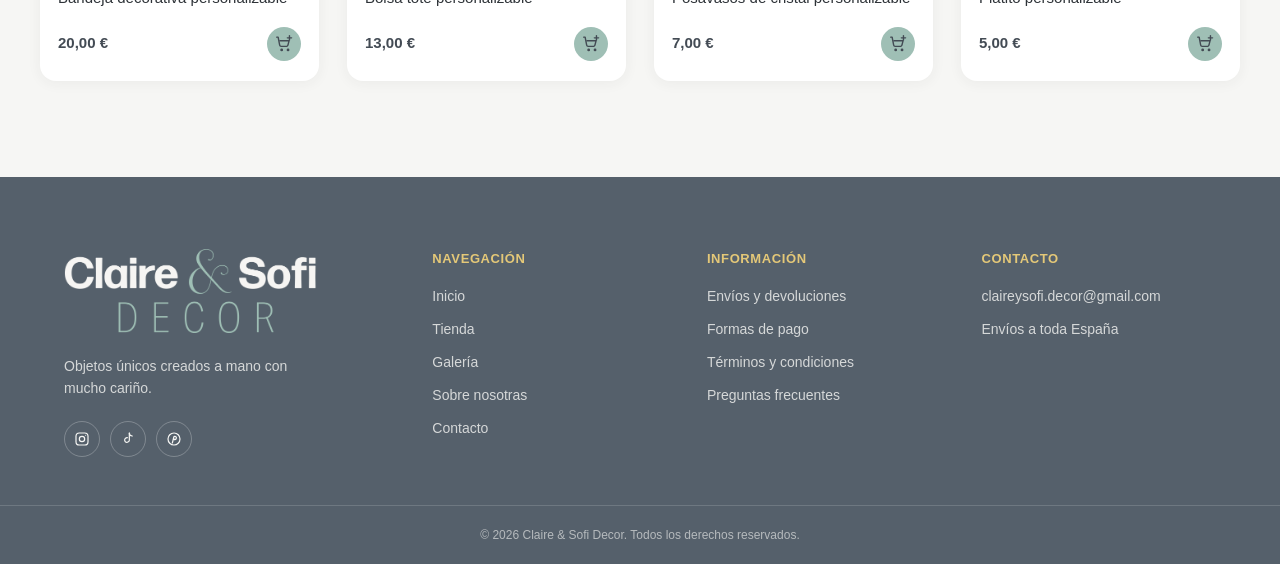
<file: tienda.html>
<!DOCTYPE html>
<html lang="es">
<head>
  <meta charset="UTF-8">
  <meta name="viewport" content="width=device-width, initial-scale=1.0">
  <title>Tienda | Claire & Sofi Decor</title>
  <link rel="icon" href="assets/img/favicon_io/favicon.ico" sizes="any">
  <link rel="icon" type="image/png" sizes="32x32" href="assets/img/favicon_io/favicon-32x32.png">
  <link rel="icon" type="image/png" sizes="16x16" href="assets/img/favicon_io/favicon-16x16.png">
  <link rel="apple-touch-icon" sizes="180x180" href="assets/img/favicon_io/apple-touch-icon.png">
  <link rel="manifest" href="assets/img/favicon_io/site.webmanifest">
  <link rel="stylesheet" href="css/style.css">
</head>
<body>

  <!-- ===== NAV BAR ===== -->
  <header class="navbar">
    <div class="navbar__inner">

      <!-- Logo (izquierda) -->
      <a href="index.html" class="navbar__logo">
        <img src="assets/img/Logo_Semicondensed_Claro1.png" alt="Claire & Sofi Decor" class="navbar__logo-img">
      </a>

      <!-- Botón hamburguesa (solo móvil) -->
      <button class="navbar__toggle" id="navToggle" aria-label="Abrir menú" aria-expanded="false">
        <span></span>
        <span></span>
        <span></span>
      </button>

      <!-- Navegación (centro) -->
      <nav class="navbar__nav" id="navMenu">
        <a href="index.html#inicio" class="navbar__link">Inicio</a>

        <!-- "Tienda" abre un desplegable con categorías al pasar el ratón -->
        <div class="navbar__item navbar__item--dropdown" id="tiendaNavItem">
          <a href="tienda.html" class="navbar__link is-active">Tienda</a>
          <div class="tienda-dropdown" id="tiendaDropdown">
            <div class="tienda-dropdown__inner">
              <a href="tienda.html" class="tienda-dropdown__item">
                <span class="tienda-dropdown__circle tienda-dropdown__circle--todo"></span>
                <span class="tienda-dropdown__label">Ver todo</span>
              </a>
              <a href="tienda.html?cat=servir" class="tienda-dropdown__item">
                <span class="tienda-dropdown__circle tienda-dropdown__circle--servir"></span>
                <span class="tienda-dropdown__label">Para servir</span>
              </a>
              <a href="tienda.html?cat=decorar" class="tienda-dropdown__item">
                <span class="tienda-dropdown__circle tienda-dropdown__circle--decorar"></span>
                <span class="tienda-dropdown__label">Para decorar</span>
              </a>
              <a href="tienda.html?cat=bolsas" class="tienda-dropdown__item">
                <span class="tienda-dropdown__circle tienda-dropdown__circle--bolsas"></span>
                <span class="tienda-dropdown__label">Bolsas</span>
              </a>
              <a href="tienda.html?cat=personalizable" class="tienda-dropdown__item">
                <span class="tienda-dropdown__circle tienda-dropdown__circle--personalizable"></span>
                <span class="tienda-dropdown__label">Personalizado</span>
              </a>
            </div>
          </div>
        </div>

        <a href="galeria.html" class="navbar__link">Galería</a>
        <a href="sobre-nosotras.html" class="navbar__link">Sobre nosotras</a>
        <a href="contacto.html" class="navbar__link">Contacto</a>
      </nav>

      <!-- Iconos (derecha) -->
      <div class="navbar__icons">
        <div class="navbar__search" id="navSearch">
          <input type="text" class="navbar__search-input" id="searchInput" placeholder="Buscar productos…" autocomplete="off">
          <button class="navbar__icon-btn navbar__search-btn" aria-label="Buscar" title="Buscar" id="searchToggle">
            <svg viewBox="0 0 24 24" fill="none" stroke="currentColor" stroke-width="2" stroke-linecap="round" stroke-linejoin="round"><circle cx="11" cy="11" r="7"></circle><line x1="21" y1="21" x2="16.65" y2="16.65"></line></svg>
          </button>
        </div>
        <a href="favoritos.html" class="navbar__icon-btn" aria-label="Favoritos" title="Favoritos">
          <svg viewBox="0 0 24 24" fill="none" stroke="currentColor" stroke-width="2" stroke-linecap="round" stroke-linejoin="round"><path d="M20.8 4.6a5.5 5.5 0 0 0-7.8 0L12 5.6l-1-1a5.5 5.5 0 0 0-7.8 7.8l1 1L12 21l7.8-7.6 1-1a5.5 5.5 0 0 0 0-7.8z"></path></svg>
          <span class="navbar__icon-badge" id="favoritesBadge">0</span>
        </a>
        <a href="carrito.html" class="navbar__icon-btn" aria-label="Carrito" title="Carrito">
          <svg viewBox="0 0 24 24" fill="none" stroke="currentColor" stroke-width="2" stroke-linecap="round" stroke-linejoin="round"><circle cx="9" cy="21" r="1"></circle><circle cx="20" cy="21" r="1"></circle><path d="M1 1h4l2.7 13.4a2 2 0 0 0 2 1.6h9.7a2 2 0 0 0 2-1.6L23 6H6"></path></svg>
          <span class="navbar__icon-badge" id="cartBadge">0</span>
        </a>
      </div>

    </div>
  </header>

  <!-- Fondo oscurecido mientras el desplegable de "Tienda" está abierto -->
  <div class="tienda-overlay" id="tiendaOverlay"></div>

  <main>

    <!-- ===== CABECERA DE LA TIENDA ===== -->
    <section class="shop-hero">
      <div class="shop-hero__inner">
        <h1 class="shop-hero__title">Todo hecho a mano, con mucho cariño.</h1>
      </div>
    </section>

    <!-- ===== FILTROS + PRODUCTOS ===== -->
    <section class="shop">
      <div class="shop__inner">

        <div class="shop-filters" id="shopFilters">
          <button class="shop-filters__btn is-active" data-filter="todo">Ver todo</button>
          <button class="shop-filters__btn" data-filter="novedades">Novedades</button>
          <button class="shop-filters__btn" data-filter="servir">Para servir</button>
          <button class="shop-filters__btn" data-filter="decorar">Para decorar</button>
          <button class="shop-filters__btn" data-filter="bolsas">Bolsas</button>
          <button class="shop-filters__btn" data-filter="personalizable">Personalizable</button>
        </div>

        <div class="shop__grid" id="shopGrid">

          <!-- Para servir -->

          <article class="product-card" data-category="servir" data-id="bandeja-decorativa" data-description="Bandeja decorativa pintada a mano en verde agua, ideal para servir en la mesa o decorar una estantería." data-name="Bandeja decorativa verde agua" data-price="24,00 €" data-image="linear-gradient(135deg, #9FBFB5, #55606B)">
            <div class="product-card__image" style="background-image: linear-gradient(135deg, #9FBFB5, #55606B);">
              <button class="product-card__fav" aria-label="Añadir a favoritos">
                <svg viewBox="0 0 24 24" fill="none" stroke="currentColor" stroke-width="2" stroke-linecap="round" stroke-linejoin="round"><path d="M20.8 4.6a5.5 5.5 0 0 0-7.8 0L12 5.6l-1-1a5.5 5.5 0 0 0-7.8 7.8l1 1L12 21l7.8-7.6 1-1a5.5 5.5 0 0 0 0-7.8z"></path></svg>
              </button>
              <span class="product-card__tag">Sustituir por foto real</span>
            </div>
            <div class="product-card__body">
              <h3 class="product-card__name">Bandeja decorativa verde agua</h3>
              <div class="product-card__footer">
                <p class="product-card__price">24,00&nbsp;€</p>
                <button class="product-card__add-cart" type="button" aria-label="Añadir al carrito">
                  <svg viewBox="0 0 24 24" fill="none" stroke="currentColor" stroke-width="2" stroke-linecap="round" stroke-linejoin="round"><circle cx="8" cy="21" r="1"></circle><circle cx="17" cy="21" r="1"></circle><path d="M1 3h2l2.2 11.4a2 2 0 0 0 2 1.6h7.6a2 2 0 0 0 2-1.6L18.5 8H6"></path><line x1="19" y1="1" x2="19" y2="7"></line><line x1="16" y1="4" x2="22" y2="4"></line></svg>
                </button>
              </div>
            </div>
          </article>

          <article class="product-card" data-category="servir" data-id="bandeja-decorativa-blanca" data-description="Bandeja decorativa pintada a mano en blanco liso, ideal para servir en la mesa o decorar una estantería." data-name="Bandeja decorativa blanca" data-price="24,00 €" data-image="linear-gradient(135deg, #EAEAE7, #C9CDD2)">
            <div class="product-card__image" style="background-image: linear-gradient(135deg, #EAEAE7, #C9CDD2);">
              <button class="product-card__fav" aria-label="Añadir a favoritos">
                <svg viewBox="0 0 24 24" fill="none" stroke="currentColor" stroke-width="2" stroke-linecap="round" stroke-linejoin="round"><path d="M20.8 4.6a5.5 5.5 0 0 0-7.8 0L12 5.6l-1-1a5.5 5.5 0 0 0-7.8 7.8l1 1L12 21l7.8-7.6 1-1a5.5 5.5 0 0 0 0-7.8z"></path></svg>
              </button>
              <span class="product-card__tag">Sustituir por foto real</span>
            </div>
            <div class="product-card__body">
              <h3 class="product-card__name">Bandeja decorativa blanca</h3>
              <div class="product-card__footer">
                <p class="product-card__price">24,00&nbsp;€</p>
                <button class="product-card__add-cart" type="button" aria-label="Añadir al carrito">
                  <svg viewBox="0 0 24 24" fill="none" stroke="currentColor" stroke-width="2" stroke-linecap="round" stroke-linejoin="round"><circle cx="8" cy="21" r="1"></circle><circle cx="17" cy="21" r="1"></circle><path d="M1 3h2l2.2 11.4a2 2 0 0 0 2 1.6h7.6a2 2 0 0 0 2-1.6L18.5 8H6"></path><line x1="19" y1="1" x2="19" y2="7"></line><line x1="16" y1="4" x2="22" y2="4"></line></svg>
                </button>
              </div>
            </div>
          </article>

          <article class="product-card" data-category="servir" data-id="bandeja-decorativa-madera" data-description="Bandeja decorativa en acabado madera natural, ideal para servir en la mesa o decorar una estantería." data-name="Bandeja decorativa madera natural" data-price="24,00 €" data-image="linear-gradient(135deg, #C9A66B, #55606B)">
            <div class="product-card__image" style="background-image: linear-gradient(135deg, #C9A66B, #55606B);">
              <button class="product-card__fav" aria-label="Añadir a favoritos">
                <svg viewBox="0 0 24 24" fill="none" stroke="currentColor" stroke-width="2" stroke-linecap="round" stroke-linejoin="round"><path d="M20.8 4.6a5.5 5.5 0 0 0-7.8 0L12 5.6l-1-1a5.5 5.5 0 0 0-7.8 7.8l1 1L12 21l7.8-7.6 1-1a5.5 5.5 0 0 0 0-7.8z"></path></svg>
              </button>
              <span class="product-card__tag">Sustituir por foto real</span>
            </div>
            <div class="product-card__body">
              <h3 class="product-card__name">Bandeja decorativa madera natural</h3>
              <div class="product-card__footer">
                <p class="product-card__price">24,00&nbsp;€</p>
                <button class="product-card__add-cart" type="button" aria-label="Añadir al carrito">
                  <svg viewBox="0 0 24 24" fill="none" stroke="currentColor" stroke-width="2" stroke-linecap="round" stroke-linejoin="round"><circle cx="8" cy="21" r="1"></circle><circle cx="17" cy="21" r="1"></circle><path d="M1 3h2l2.2 11.4a2 2 0 0 0 2 1.6h7.6a2 2 0 0 0 2-1.6L18.5 8H6"></path><line x1="19" y1="1" x2="19" y2="7"></line><line x1="16" y1="4" x2="22" y2="4"></line></svg>
                </button>
              </div>
            </div>
          </article>

          <article class="product-card" data-category="servir" data-id="tabla-estampado" data-description="Tabla redonda de madera de 18 cm con borde dorado y un estampado floral decoupage pintado a mano, ideal para servir o decorar la mesa." data-name="Tabla pequeña con estampado" data-price="22,00 €" data-image="url('assets/img/productos/tabla-estampado-1.jpg')">
            <div class="product-card__image" style="background-image: url('assets/img/productos/tabla-estampado-1.jpg');">
              <button class="product-card__fav" aria-label="Añadir a favoritos">
                <svg viewBox="0 0 24 24" fill="none" stroke="currentColor" stroke-width="2" stroke-linecap="round" stroke-linejoin="round"><path d="M20.8 4.6a5.5 5.5 0 0 0-7.8 0L12 5.6l-1-1a5.5 5.5 0 0 0-7.8 7.8l1 1L12 21l7.8-7.6 1-1a5.5 5.5 0 0 0 0-7.8z"></path></svg>
              </button>
            </div>
            <div class="product-card__body">
              <h3 class="product-card__name">Tabla pequeña con estampado</h3>
              <div class="product-card__footer">
                <p class="product-card__price">22,00&nbsp;€</p>
                <button class="product-card__add-cart" type="button" aria-label="Añadir al carrito">
                  <svg viewBox="0 0 24 24" fill="none" stroke="currentColor" stroke-width="2" stroke-linecap="round" stroke-linejoin="round"><circle cx="8" cy="21" r="1"></circle><circle cx="17" cy="21" r="1"></circle><path d="M1 3h2l2.2 11.4a2 2 0 0 0 2 1.6h7.6a2 2 0 0 0 2-1.6L18.5 8H6"></path><line x1="19" y1="1" x2="19" y2="7"></line><line x1="16" y1="4" x2="22" y2="4"></line></svg>
                </button>
              </div>
            </div>
          </article>

          <article class="product-card" data-category="servir" data-id="tabla-estampado-grande" data-description="Tabla redonda de madera de 25 cm con borde dorado y un estampado floral decoupage pintado a mano, ideal para servir o decorar la mesa en formato grande." data-name="Tabla grande con estampado" data-price="26,00 €" data-image="url('assets/img/productos/tabla-estampado-grande-1.jpg')">
            <div class="product-card__image" style="background-image: url('assets/img/productos/tabla-estampado-grande-1.jpg');">
              <button class="product-card__fav" aria-label="Añadir a favoritos">
                <svg viewBox="0 0 24 24" fill="none" stroke="currentColor" stroke-width="2" stroke-linecap="round" stroke-linejoin="round"><path d="M20.8 4.6a5.5 5.5 0 0 0-7.8 0L12 5.6l-1-1a5.5 5.5 0 0 0-7.8 7.8l1 1L12 21l7.8-7.6 1-1a5.5 5.5 0 0 0 0-7.8z"></path></svg>
              </button>
            </div>
            <div class="product-card__body">
              <h3 class="product-card__name">Tabla grande con estampado</h3>
              <div class="product-card__footer">
                <p class="product-card__price">26,00&nbsp;€</p>
                <button class="product-card__add-cart" type="button" aria-label="Añadir al carrito">
                  <svg viewBox="0 0 24 24" fill="none" stroke="currentColor" stroke-width="2" stroke-linecap="round" stroke-linejoin="round"><circle cx="8" cy="21" r="1"></circle><circle cx="17" cy="21" r="1"></circle><path d="M1 3h2l2.2 11.4a2 2 0 0 0 2 1.6h7.6a2 2 0 0 0 2-1.6L18.5 8H6"></path><line x1="19" y1="1" x2="19" y2="7"></line><line x1="16" y1="4" x2="22" y2="4"></line></svg>
                </button>
              </div>
            </div>
          </article>

          <article class="product-card" data-category="servir" data-id="tabla-natural-18" data-description="Tabla redonda de madera de 18 cm en acabado natural liso, sin estampado, para servir o decorar la mesa con un toque más sobrio." data-name="Tabla pequeña madera natural" data-price="22,00 €" data-image="linear-gradient(135deg, #C9A66B, #EAEAE7)">
            <div class="product-card__image" style="background-image: linear-gradient(135deg, #C9A66B, #EAEAE7);">
              <button class="product-card__fav" aria-label="Añadir a favoritos">
                <svg viewBox="0 0 24 24" fill="none" stroke="currentColor" stroke-width="2" stroke-linecap="round" stroke-linejoin="round"><path d="M20.8 4.6a5.5 5.5 0 0 0-7.8 0L12 5.6l-1-1a5.5 5.5 0 0 0-7.8 7.8l1 1L12 21l7.8-7.6 1-1a5.5 5.5 0 0 0 0-7.8z"></path></svg>
              </button>
              <span class="product-card__tag">Sustituir por foto real</span>
            </div>
            <div class="product-card__body">
              <h3 class="product-card__name">Tabla pequeña madera natural</h3>
              <div class="product-card__footer">
                <p class="product-card__price">22,00&nbsp;€</p>
                <button class="product-card__add-cart" type="button" aria-label="Añadir al carrito">
                  <svg viewBox="0 0 24 24" fill="none" stroke="currentColor" stroke-width="2" stroke-linecap="round" stroke-linejoin="round"><circle cx="8" cy="21" r="1"></circle><circle cx="17" cy="21" r="1"></circle><path d="M1 3h2l2.2 11.4a2 2 0 0 0 2 1.6h7.6a2 2 0 0 0 2-1.6L18.5 8H6"></path><line x1="19" y1="1" x2="19" y2="7"></line><line x1="16" y1="4" x2="22" y2="4"></line></svg>
                </button>
              </div>
            </div>
          </article>

          <article class="product-card" data-category="servir" data-id="tabla-natural-25" data-description="Tabla redonda de madera de 25 cm en acabado natural liso, sin estampado, para servir o decorar la mesa en formato grande." data-name="Tabla grande madera natural" data-price="26,00 €" data-image="linear-gradient(135deg, #C9A66B, #9FBFB5)">
            <div class="product-card__image" style="background-image: linear-gradient(135deg, #C9A66B, #9FBFB5);">
              <button class="product-card__fav" aria-label="Añadir a favoritos">
                <svg viewBox="0 0 24 24" fill="none" stroke="currentColor" stroke-width="2" stroke-linecap="round" stroke-linejoin="round"><path d="M20.8 4.6a5.5 5.5 0 0 0-7.8 0L12 5.6l-1-1a5.5 5.5 0 0 0-7.8 7.8l1 1L12 21l7.8-7.6 1-1a5.5 5.5 0 0 0 0-7.8z"></path></svg>
              </button>
              <span class="product-card__tag">Sustituir por foto real</span>
            </div>
            <div class="product-card__body">
              <h3 class="product-card__name">Tabla grande madera natural</h3>
              <div class="product-card__footer">
                <p class="product-card__price">26,00&nbsp;€</p>
                <button class="product-card__add-cart" type="button" aria-label="Añadir al carrito">
                  <svg viewBox="0 0 24 24" fill="none" stroke="currentColor" stroke-width="2" stroke-linecap="round" stroke-linejoin="round"><circle cx="8" cy="21" r="1"></circle><circle cx="17" cy="21" r="1"></circle><path d="M1 3h2l2.2 11.4a2 2 0 0 0 2 1.6h7.6a2 2 0 0 0 2-1.6L18.5 8H6"></path><line x1="19" y1="1" x2="19" y2="7"></line><line x1="16" y1="4" x2="22" y2="4"></line></svg>
                </button>
              </div>
            </div>
          </article>

          <article class="product-card" data-category="servir" data-personalizable="true" data-id="tabla-personalizable" data-description="Tabla redonda de madera lisa, personalizable a tu gusto (pintura, iniciales, motivo especial...) en el tamaño y acabado que elijas." data-name="Tabla personalizable" data-price="18,00 €" data-image="url('assets/img/productos/tabla-plain-1.jpg')">
            <div class="product-card__image" style="background-image: url('assets/img/productos/tabla-plain-1.jpg');">
              <button class="product-card__fav" aria-label="Añadir a favoritos">
                <svg viewBox="0 0 24 24" fill="none" stroke="currentColor" stroke-width="2" stroke-linecap="round" stroke-linejoin="round"><path d="M20.8 4.6a5.5 5.5 0 0 0-7.8 0L12 5.6l-1-1a5.5 5.5 0 0 0-7.8 7.8l1 1L12 21l7.8-7.6 1-1a5.5 5.5 0 0 0 0-7.8z"></path></svg>
              </button>
            </div>
            <div class="product-card__body">
              <h3 class="product-card__name">Tabla personalizable</h3>
              <div class="product-card__footer">
                <p class="product-card__price">18,00&nbsp;€</p>
                <button class="product-card__add-cart" type="button" aria-label="Añadir al carrito">
                  <svg viewBox="0 0 24 24" fill="none" stroke="currentColor" stroke-width="2" stroke-linecap="round" stroke-linejoin="round"><circle cx="8" cy="21" r="1"></circle><circle cx="17" cy="21" r="1"></circle><path d="M1 3h2l2.2 11.4a2 2 0 0 0 2 1.6h7.6a2 2 0 0 0 2-1.6L18.5 8H6"></path><line x1="19" y1="1" x2="19" y2="7"></line><line x1="16" y1="4" x2="22" y2="4"></line></svg>
                </button>
              </div>
            </div>
          </article>

          <article class="product-card" data-category="servir" data-id="posavasos-cristal-estampado" data-description="Posavasos de cristal decorado a mano con estampado floral decoupage, protege la mesa con un toque de color." data-name="Posavasos de cristal con estampado floral" data-price="9,00 €" data-image="linear-gradient(135deg, #C9738A, #9FBFB5)">
            <div class="product-card__image" style="background-image: linear-gradient(135deg, #C9738A, #9FBFB5);">
              <button class="product-card__fav" aria-label="Añadir a favoritos">
                <svg viewBox="0 0 24 24" fill="none" stroke="currentColor" stroke-width="2" stroke-linecap="round" stroke-linejoin="round"><path d="M20.8 4.6a5.5 5.5 0 0 0-7.8 0L12 5.6l-1-1a5.5 5.5 0 0 0-7.8 7.8l1 1L12 21l7.8-7.6 1-1a5.5 5.5 0 0 0 0-7.8z"></path></svg>
              </button>
              <span class="product-card__tag">Sustituir por foto real</span>
            </div>
            <div class="product-card__body">
              <h3 class="product-card__name">Posavasos de cristal con estampado floral</h3>
              <div class="product-card__footer">
                <p class="product-card__price">9,00&nbsp;€</p>
                <button class="product-card__add-cart" type="button" aria-label="Añadir al carrito">
                  <svg viewBox="0 0 24 24" fill="none" stroke="currentColor" stroke-width="2" stroke-linecap="round" stroke-linejoin="round"><circle cx="8" cy="21" r="1"></circle><circle cx="17" cy="21" r="1"></circle><path d="M1 3h2l2.2 11.4a2 2 0 0 0 2 1.6h7.6a2 2 0 0 0 2-1.6L18.5 8H6"></path><line x1="19" y1="1" x2="19" y2="7"></line><line x1="16" y1="4" x2="22" y2="4"></line></svg>
                </button>
              </div>
            </div>
          </article>

          <article class="product-card" data-category="servir" data-id="posavasos-cristal-blanco" data-description="Posavasos de cristal pintado en blanco liso, un básico discreto para el día a día." data-name="Posavasos de cristal blanco" data-price="9,00 €" data-image="linear-gradient(135deg, #FFFFFF, #9FBFB5)">
            <div class="product-card__image" style="background-image: linear-gradient(135deg, #FFFFFF, #9FBFB5);">
              <button class="product-card__fav" aria-label="Añadir a favoritos">
                <svg viewBox="0 0 24 24" fill="none" stroke="currentColor" stroke-width="2" stroke-linecap="round" stroke-linejoin="round"><path d="M20.8 4.6a5.5 5.5 0 0 0-7.8 0L12 5.6l-1-1a5.5 5.5 0 0 0-7.8 7.8l1 1L12 21l7.8-7.6 1-1a5.5 5.5 0 0 0 0-7.8z"></path></svg>
              </button>
              <span class="product-card__tag">Sustituir por foto real</span>
            </div>
            <div class="product-card__body">
              <h3 class="product-card__name">Posavasos de cristal blanco</h3>
              <div class="product-card__footer">
                <p class="product-card__price">9,00&nbsp;€</p>
                <button class="product-card__add-cart" type="button" aria-label="Añadir al carrito">
                  <svg viewBox="0 0 24 24" fill="none" stroke="currentColor" stroke-width="2" stroke-linecap="round" stroke-linejoin="round"><circle cx="8" cy="21" r="1"></circle><circle cx="17" cy="21" r="1"></circle><path d="M1 3h2l2.2 11.4a2 2 0 0 0 2 1.6h7.6a2 2 0 0 0 2-1.6L18.5 8H6"></path><line x1="19" y1="1" x2="19" y2="7"></line><line x1="16" y1="4" x2="22" y2="4"></line></svg>
                </button>
              </div>
            </div>
          </article>

          <article class="product-card" data-category="servir" data-id="platito-pan-amarillo" data-description="Platito pequeño pintado a mano en amarillo suave, perfecto para el pan o como platito de apoyo en la mesa." data-name="Platito pequeño amarillo suave" data-price="7,00 €" data-image="linear-gradient(135deg, #E4C878, #FFFFFF)">
            <div class="product-card__image" style="background-image: linear-gradient(135deg, #E4C878, #FFFFFF);">
              <button class="product-card__fav" aria-label="Añadir a favoritos">
                <svg viewBox="0 0 24 24" fill="none" stroke="currentColor" stroke-width="2" stroke-linecap="round" stroke-linejoin="round"><path d="M20.8 4.6a5.5 5.5 0 0 0-7.8 0L12 5.6l-1-1a5.5 5.5 0 0 0-7.8 7.8l1 1L12 21l7.8-7.6 1-1a5.5 5.5 0 0 0 0-7.8z"></path></svg>
              </button>
              <span class="product-card__tag">Sustituir por foto real</span>
            </div>
            <div class="product-card__body">
              <h3 class="product-card__name">Platito pequeño amarillo suave</h3>
              <div class="product-card__footer">
                <p class="product-card__price">7,00&nbsp;€</p>
                <button class="product-card__add-cart" type="button" aria-label="Añadir al carrito">
                  <svg viewBox="0 0 24 24" fill="none" stroke="currentColor" stroke-width="2" stroke-linecap="round" stroke-linejoin="round"><circle cx="8" cy="21" r="1"></circle><circle cx="17" cy="21" r="1"></circle><path d="M1 3h2l2.2 11.4a2 2 0 0 0 2 1.6h7.6a2 2 0 0 0 2-1.6L18.5 8H6"></path><line x1="19" y1="1" x2="19" y2="7"></line><line x1="16" y1="4" x2="22" y2="4"></line></svg>
                </button>
              </div>
            </div>
          </article>

          <article class="product-card" data-category="servir" data-id="platito-pan-blanco" data-description="Platito pequeño pintado en blanco liso, un básico versátil para la mesa." data-name="Platito pequeño blanco" data-price="7,00 €" data-image="linear-gradient(135deg, #FFFFFF, #C9A66B)">
            <div class="product-card__image" style="background-image: linear-gradient(135deg, #FFFFFF, #C9A66B);">
              <button class="product-card__fav" aria-label="Añadir a favoritos">
                <svg viewBox="0 0 24 24" fill="none" stroke="currentColor" stroke-width="2" stroke-linecap="round" stroke-linejoin="round"><path d="M20.8 4.6a5.5 5.5 0 0 0-7.8 0L12 5.6l-1-1a5.5 5.5 0 0 0-7.8 7.8l1 1L12 21l7.8-7.6 1-1a5.5 5.5 0 0 0 0-7.8z"></path></svg>
              </button>
              <span class="product-card__tag">Sustituir por foto real</span>
            </div>
            <div class="product-card__body">
              <h3 class="product-card__name">Platito pequeño blanco</h3>
              <div class="product-card__footer">
                <p class="product-card__price">7,00&nbsp;€</p>
                <button class="product-card__add-cart" type="button" aria-label="Añadir al carrito">
                  <svg viewBox="0 0 24 24" fill="none" stroke="currentColor" stroke-width="2" stroke-linecap="round" stroke-linejoin="round"><circle cx="8" cy="21" r="1"></circle><circle cx="17" cy="21" r="1"></circle><path d="M1 3h2l2.2 11.4a2 2 0 0 0 2 1.6h7.6a2 2 0 0 0 2-1.6L18.5 8H6"></path><line x1="19" y1="1" x2="19" y2="7"></line><line x1="16" y1="4" x2="22" y2="4"></line></svg>
                </button>
              </div>
            </div>
          </article>

          <!-- Para decorar -->

          <article class="product-card" data-category="decorar" data-id="caja-panuelos-estampado" data-description="Caja de pañuelos de madera decorada a mano con papel decoupage de estampado floral, un toque de color para cualquier rincón de la casa." data-name="Caja de pañuelos con estampado floral" data-price="16,00 €" data-image="url('assets/img/productos/caja-panuelos-estampado-1.jpg')">
            <div class="product-card__image" style="background-image: url('assets/img/productos/caja-panuelos-estampado-1.jpg');">
              <button class="product-card__fav" aria-label="Añadir a favoritos">
                <svg viewBox="0 0 24 24" fill="none" stroke="currentColor" stroke-width="2" stroke-linecap="round" stroke-linejoin="round"><path d="M20.8 4.6a5.5 5.5 0 0 0-7.8 0L12 5.6l-1-1a5.5 5.5 0 0 0-7.8 7.8l1 1L12 21l7.8-7.6 1-1a5.5 5.5 0 0 0 0-7.8z"></path></svg>
              </button>
            </div>
            <div class="product-card__body">
              <h3 class="product-card__name">Caja de pañuelos con estampado floral</h3>
              <div class="product-card__footer">
                <p class="product-card__price">16,00&nbsp;€</p>
                <button class="product-card__add-cart" type="button" aria-label="Añadir al carrito">
                  <svg viewBox="0 0 24 24" fill="none" stroke="currentColor" stroke-width="2" stroke-linecap="round" stroke-linejoin="round"><circle cx="8" cy="21" r="1"></circle><circle cx="17" cy="21" r="1"></circle><path d="M1 3h2l2.2 11.4a2 2 0 0 0 2 1.6h7.6a2 2 0 0 0 2-1.6L18.5 8H6"></path><line x1="19" y1="1" x2="19" y2="7"></line><line x1="16" y1="4" x2="22" y2="4"></line></svg>
                </button>
              </div>
            </div>
          </article>

          <article class="product-card" data-category="decorar" data-id="caja-panuelos-blanca" data-description="Caja de pañuelos de madera pintada en blanco liso, un básico que combina con cualquier decoración." data-name="Caja de pañuelos blanca" data-price="16,00 €" data-image="linear-gradient(135deg, #FFFFFF, #C9CDD2)">
            <div class="product-card__image" style="background-image: linear-gradient(135deg, #FFFFFF, #C9CDD2);">
              <button class="product-card__fav" aria-label="Añadir a favoritos">
                <svg viewBox="0 0 24 24" fill="none" stroke="currentColor" stroke-width="2" stroke-linecap="round" stroke-linejoin="round"><path d="M20.8 4.6a5.5 5.5 0 0 0-7.8 0L12 5.6l-1-1a5.5 5.5 0 0 0-7.8 7.8l1 1L12 21l7.8-7.6 1-1a5.5 5.5 0 0 0 0-7.8z"></path></svg>
              </button>
              <span class="product-card__tag">Sustituir por foto real</span>
            </div>
            <div class="product-card__body">
              <h3 class="product-card__name">Caja de pañuelos blanca</h3>
              <div class="product-card__footer">
                <p class="product-card__price">16,00&nbsp;€</p>
                <button class="product-card__add-cart" type="button" aria-label="Añadir al carrito">
                  <svg viewBox="0 0 24 24" fill="none" stroke="currentColor" stroke-width="2" stroke-linecap="round" stroke-linejoin="round"><circle cx="8" cy="21" r="1"></circle><circle cx="17" cy="21" r="1"></circle><path d="M1 3h2l2.2 11.4a2 2 0 0 0 2 1.6h7.6a2 2 0 0 0 2-1.6L18.5 8H6"></path><line x1="19" y1="1" x2="19" y2="7"></line><line x1="16" y1="4" x2="22" y2="4"></line></svg>
                </button>
              </div>
            </div>
          </article>

          <article class="product-card" data-category="decorar" data-id="caja-panuelos-verde" data-description="Caja de pañuelos de madera pintada en verde agua, un color suave para dar vida a cualquier estancia." data-name="Caja de pañuelos verde agua" data-price="16,00 €" data-image="linear-gradient(135deg, #9FBFB5, #434B54)">
            <div class="product-card__image" style="background-image: linear-gradient(135deg, #9FBFB5, #434B54);">
              <button class="product-card__fav" aria-label="Añadir a favoritos">
                <svg viewBox="0 0 24 24" fill="none" stroke="currentColor" stroke-width="2" stroke-linecap="round" stroke-linejoin="round"><path d="M20.8 4.6a5.5 5.5 0 0 0-7.8 0L12 5.6l-1-1a5.5 5.5 0 0 0-7.8 7.8l1 1L12 21l7.8-7.6 1-1a5.5 5.5 0 0 0 0-7.8z"></path></svg>
              </button>
              <span class="product-card__tag">Sustituir por foto real</span>
            </div>
            <div class="product-card__body">
              <h3 class="product-card__name">Caja de pañuelos verde agua</h3>
              <div class="product-card__footer">
                <p class="product-card__price">16,00&nbsp;€</p>
                <button class="product-card__add-cart" type="button" aria-label="Añadir al carrito">
                  <svg viewBox="0 0 24 24" fill="none" stroke="currentColor" stroke-width="2" stroke-linecap="round" stroke-linejoin="round"><circle cx="8" cy="21" r="1"></circle><circle cx="17" cy="21" r="1"></circle><path d="M1 3h2l2.2 11.4a2 2 0 0 0 2 1.6h7.6a2 2 0 0 0 2-1.6L18.5 8H6"></path><line x1="19" y1="1" x2="19" y2="7"></line><line x1="16" y1="4" x2="22" y2="4"></line></svg>
                </button>
              </div>
            </div>
          </article>

          <article class="product-card" data-category="decorar" data-personalizable="true" data-id="caja-panuelos-personalizable" data-description="Caja de pañuelos de madera lisa, lista para personalizar a tu gusto (nombre, iniciales, colores...)." data-name="Caja de pañuelos personalizable" data-price="13,00 €" data-image="url('assets/img/productos/caja-panuelos-plain-1.png')">
            <div class="product-card__image" style="background-image: url('assets/img/productos/caja-panuelos-plain-1.png');">
              <button class="product-card__fav" aria-label="Añadir a favoritos">
                <svg viewBox="0 0 24 24" fill="none" stroke="currentColor" stroke-width="2" stroke-linecap="round" stroke-linejoin="round"><path d="M20.8 4.6a5.5 5.5 0 0 0-7.8 0L12 5.6l-1-1a5.5 5.5 0 0 0-7.8 7.8l1 1L12 21l7.8-7.6 1-1a5.5 5.5 0 0 0 0-7.8z"></path></svg>
              </button>
            </div>
            <div class="product-card__body">
              <h3 class="product-card__name">Caja de pañuelos personalizable</h3>
              <div class="product-card__footer">
                <p class="product-card__price">13,00&nbsp;€</p>
                <button class="product-card__add-cart" type="button" aria-label="Añadir al carrito">
                  <svg viewBox="0 0 24 24" fill="none" stroke="currentColor" stroke-width="2" stroke-linecap="round" stroke-linejoin="round"><circle cx="8" cy="21" r="1"></circle><circle cx="17" cy="21" r="1"></circle><path d="M1 3h2l2.2 11.4a2 2 0 0 0 2 1.6h7.6a2 2 0 0 0 2-1.6L18.5 8H6"></path><line x1="19" y1="1" x2="19" y2="7"></line><line x1="16" y1="4" x2="22" y2="4"></line></svg>
                </button>
              </div>
            </div>
          </article>

          <article class="product-card" data-category="decorar" data-personalizable="true" data-id="cuadro-personalizado" data-description="Cuadro personalizado con el nombre que tú elijas, en el color de marco que prefieras — perfecto como regalo." data-name="Cuadro con nombre personalizado" data-price="26,00 €" data-image="linear-gradient(135deg, #55606B, #9FBFB5)">
            <div class="product-card__image" style="background-image: linear-gradient(135deg, #55606B, #9FBFB5);">
              <button class="product-card__fav" aria-label="Añadir a favoritos">
                <svg viewBox="0 0 24 24" fill="none" stroke="currentColor" stroke-width="2" stroke-linecap="round" stroke-linejoin="round"><path d="M20.8 4.6a5.5 5.5 0 0 0-7.8 0L12 5.6l-1-1a5.5 5.5 0 0 0-7.8 7.8l1 1L12 21l7.8-7.6 1-1a5.5 5.5 0 0 0 0-7.8z"></path></svg>
              </button>
              <span class="product-card__tag">Sustituir por foto real</span>
            </div>
            <div class="product-card__body">
              <h3 class="product-card__name">Cuadro con nombre personalizado</h3>
              <div class="product-card__footer">
                <p class="product-card__price">26,00&nbsp;€</p>
                <button class="product-card__add-cart" type="button" aria-label="Añadir al carrito">
                  <svg viewBox="0 0 24 24" fill="none" stroke="currentColor" stroke-width="2" stroke-linecap="round" stroke-linejoin="round"><circle cx="8" cy="21" r="1"></circle><circle cx="17" cy="21" r="1"></circle><path d="M1 3h2l2.2 11.4a2 2 0 0 0 2 1.6h7.6a2 2 0 0 0 2-1.6L18.5 8H6"></path><line x1="19" y1="1" x2="19" y2="7"></line><line x1="16" y1="4" x2="22" y2="4"></line></svg>
                </button>
              </div>
            </div>
          </article>

          <!-- Bolsas -->

          <article class="product-card" data-category="bolsas" data-id="bolsa-tote-pequena" data-description="Bolsa tote pequeña de tela pintada a mano, perfecta como bolso de diario o para regalar." data-name="Bolsa tote pequeña" data-price="13,00 €" data-image="linear-gradient(135deg, #E4C878, #9FBFB5)">
            <div class="product-card__image" style="background-image: linear-gradient(135deg, #E4C878, #9FBFB5);">
              <button class="product-card__fav" aria-label="Añadir a favoritos">
                <svg viewBox="0 0 24 24" fill="none" stroke="currentColor" stroke-width="2" stroke-linecap="round" stroke-linejoin="round"><path d="M20.8 4.6a5.5 5.5 0 0 0-7.8 0L12 5.6l-1-1a5.5 5.5 0 0 0-7.8 7.8l1 1L12 21l7.8-7.6 1-1a5.5 5.5 0 0 0 0-7.8z"></path></svg>
              </button>
              <span class="product-card__tag">Sustituir por foto real</span>
            </div>
            <div class="product-card__body">
              <h3 class="product-card__name">Bolsa tote pequeña</h3>
              <div class="product-card__footer">
                <p class="product-card__price">13,00&nbsp;€</p>
                <button class="product-card__add-cart" type="button" aria-label="Añadir al carrito">
                  <svg viewBox="0 0 24 24" fill="none" stroke="currentColor" stroke-width="2" stroke-linecap="round" stroke-linejoin="round"><circle cx="8" cy="21" r="1"></circle><circle cx="17" cy="21" r="1"></circle><path d="M1 3h2l2.2 11.4a2 2 0 0 0 2 1.6h7.6a2 2 0 0 0 2-1.6L18.5 8H6"></path><line x1="19" y1="1" x2="19" y2="7"></line><line x1="16" y1="4" x2="22" y2="4"></line></svg>
                </button>
              </div>
            </div>
          </article>

          <article class="product-card" data-category="bolsas" data-id="bolsa-tote" data-description="Bolsa tote de tela pintada a mano, resistente y perfecta para el día a día." data-name="Bolsa tote mediana" data-price="16,00 €" data-image="linear-gradient(135deg, #9FBFB5, #434B54)">
            <div class="product-card__image" style="background-image: linear-gradient(135deg, #9FBFB5, #434B54);">
              <button class="product-card__fav" aria-label="Añadir a favoritos">
                <svg viewBox="0 0 24 24" fill="none" stroke="currentColor" stroke-width="2" stroke-linecap="round" stroke-linejoin="round"><path d="M20.8 4.6a5.5 5.5 0 0 0-7.8 0L12 5.6l-1-1a5.5 5.5 0 0 0-7.8 7.8l1 1L12 21l7.8-7.6 1-1a5.5 5.5 0 0 0 0-7.8z"></path></svg>
              </button>
              <span class="product-card__tag">Sustituir por foto real</span>
            </div>
            <div class="product-card__body">
              <h3 class="product-card__name">Bolsa tote mediana</h3>
              <div class="product-card__footer">
                <p class="product-card__price">16,00&nbsp;€</p>
                <button class="product-card__add-cart" type="button" aria-label="Añadir al carrito">
                  <svg viewBox="0 0 24 24" fill="none" stroke="currentColor" stroke-width="2" stroke-linecap="round" stroke-linejoin="round"><circle cx="8" cy="21" r="1"></circle><circle cx="17" cy="21" r="1"></circle><path d="M1 3h2l2.2 11.4a2 2 0 0 0 2 1.6h7.6a2 2 0 0 0 2-1.6L18.5 8H6"></path><line x1="19" y1="1" x2="19" y2="7"></line><line x1="16" y1="4" x2="22" y2="4"></line></svg>
                </button>
              </div>
            </div>
          </article>

          <article class="product-card" data-category="bolsas" data-id="bolsa-tote-grande" data-description="Bolsa tote grande de tela pintada a mano, con capacidad de sobra para la compra o la playa." data-name="Bolsa tote grande" data-price="19,00 €" data-image="linear-gradient(135deg, #434B54, #9FBFB5)">
            <div class="product-card__image" style="background-image: linear-gradient(135deg, #434B54, #9FBFB5);">
              <button class="product-card__fav" aria-label="Añadir a favoritos">
                <svg viewBox="0 0 24 24" fill="none" stroke="currentColor" stroke-width="2" stroke-linecap="round" stroke-linejoin="round"><path d="M20.8 4.6a5.5 5.5 0 0 0-7.8 0L12 5.6l-1-1a5.5 5.5 0 0 0-7.8 7.8l1 1L12 21l7.8-7.6 1-1a5.5 5.5 0 0 0 0-7.8z"></path></svg>
              </button>
              <span class="product-card__tag">Sustituir por foto real</span>
            </div>
            <div class="product-card__body">
              <h3 class="product-card__name">Bolsa tote grande</h3>
              <div class="product-card__footer">
                <p class="product-card__price">19,00&nbsp;€</p>
                <button class="product-card__add-cart" type="button" aria-label="Añadir al carrito">
                  <svg viewBox="0 0 24 24" fill="none" stroke="currentColor" stroke-width="2" stroke-linecap="round" stroke-linejoin="round"><circle cx="8" cy="21" r="1"></circle><circle cx="17" cy="21" r="1"></circle><path d="M1 3h2l2.2 11.4a2 2 0 0 0 2 1.6h7.6a2 2 0 0 0 2-1.6L18.5 8H6"></path><line x1="19" y1="1" x2="19" y2="7"></line><line x1="16" y1="4" x2="22" y2="4"></line></svg>
                </button>
              </div>
            </div>
          </article>

          <!-- Personalizables (aparecen en el filtro "Personalizable"; no llevan categoría fija de Para servir/Decorar/Bolsas) -->

          <article class="product-card" data-category="" data-personalizable="true" data-id="bandeja-personalizable" data-description="Bandeja decorativa lisa, lista para personalizar en el color que elijas (nombre, iniciales, motivo especial...)." data-name="Bandeja decorativa personalizable" data-price="20,00 €" data-image="linear-gradient(135deg, #EAEAE7, #9FBFB5)">
            <div class="product-card__image" style="background-image: linear-gradient(135deg, #EAEAE7, #9FBFB5);">
              <button class="product-card__fav" aria-label="Añadir a favoritos">
                <svg viewBox="0 0 24 24" fill="none" stroke="currentColor" stroke-width="2" stroke-linecap="round" stroke-linejoin="round"><path d="M20.8 4.6a5.5 5.5 0 0 0-7.8 0L12 5.6l-1-1a5.5 5.5 0 0 0-7.8 7.8l1 1L12 21l7.8-7.6 1-1a5.5 5.5 0 0 0 0-7.8z"></path></svg>
              </button>
              <span class="product-card__tag">Sustituir por foto real</span>
            </div>
            <div class="product-card__body">
              <h3 class="product-card__name">Bandeja decorativa personalizable</h3>
              <div class="product-card__footer">
                <p class="product-card__price">20,00&nbsp;€</p>
                <button class="product-card__add-cart" type="button" aria-label="Añadir al carrito">
                  <svg viewBox="0 0 24 24" fill="none" stroke="currentColor" stroke-width="2" stroke-linecap="round" stroke-linejoin="round"><circle cx="8" cy="21" r="1"></circle><circle cx="17" cy="21" r="1"></circle><path d="M1 3h2l2.2 11.4a2 2 0 0 0 2 1.6h7.6a2 2 0 0 0 2-1.6L18.5 8H6"></path><line x1="19" y1="1" x2="19" y2="7"></line><line x1="16" y1="4" x2="22" y2="4"></line></svg>
                </button>
              </div>
            </div>
          </article>

          <article class="product-card" data-category="" data-personalizable="true" data-id="bolsa-tote-personalizable" data-description="Bolsa tote de tela lisa, lista para personalizar en el tamaño que elijas (nombre, iniciales, motivo especial...)." data-name="Bolsa tote personalizable" data-price="13,00 €" data-image="linear-gradient(135deg, #EAEAE7, #434B54)">
            <div class="product-card__image" style="background-image: linear-gradient(135deg, #EAEAE7, #434B54);">
              <button class="product-card__fav" aria-label="Añadir a favoritos">
                <svg viewBox="0 0 24 24" fill="none" stroke="currentColor" stroke-width="2" stroke-linecap="round" stroke-linejoin="round"><path d="M20.8 4.6a5.5 5.5 0 0 0-7.8 0L12 5.6l-1-1a5.5 5.5 0 0 0-7.8 7.8l1 1L12 21l7.8-7.6 1-1a5.5 5.5 0 0 0 0-7.8z"></path></svg>
              </button>
              <span class="product-card__tag">Sustituir por foto real</span>
            </div>
            <div class="product-card__body">
              <h3 class="product-card__name">Bolsa tote personalizable</h3>
              <div class="product-card__footer">
                <p class="product-card__price">13,00&nbsp;€</p>
                <button class="product-card__add-cart" type="button" aria-label="Añadir al carrito">
                  <svg viewBox="0 0 24 24" fill="none" stroke="currentColor" stroke-width="2" stroke-linecap="round" stroke-linejoin="round"><circle cx="8" cy="21" r="1"></circle><circle cx="17" cy="21" r="1"></circle><path d="M1 3h2l2.2 11.4a2 2 0 0 0 2 1.6h7.6a2 2 0 0 0 2-1.6L18.5 8H6"></path><line x1="19" y1="1" x2="19" y2="7"></line><line x1="16" y1="4" x2="22" y2="4"></line></svg>
                </button>
              </div>
            </div>
          </article>

          <article class="product-card" data-category="" data-personalizable="true" data-id="posavasos-personalizable" data-description="Posavasos de cristal liso, listo para personalizar en el color que elijas (nombre, iniciales, motivo especial...)." data-name="Posavasos de cristal personalizable" data-price="7,00 €" data-image="linear-gradient(135deg, #EAEAE7, #C9CDD2)">
            <div class="product-card__image" style="background-image: linear-gradient(135deg, #EAEAE7, #C9CDD2);">
              <button class="product-card__fav" aria-label="Añadir a favoritos">
                <svg viewBox="0 0 24 24" fill="none" stroke="currentColor" stroke-width="2" stroke-linecap="round" stroke-linejoin="round"><path d="M20.8 4.6a5.5 5.5 0 0 0-7.8 0L12 5.6l-1-1a5.5 5.5 0 0 0-7.8 7.8l1 1L12 21l7.8-7.6 1-1a5.5 5.5 0 0 0 0-7.8z"></path></svg>
              </button>
              <span class="product-card__tag">Sustituir por foto real</span>
            </div>
            <div class="product-card__body">
              <h3 class="product-card__name">Posavasos de cristal personalizable</h3>
              <div class="product-card__footer">
                <p class="product-card__price">7,00&nbsp;€</p>
                <button class="product-card__add-cart" type="button" aria-label="Añadir al carrito">
                  <svg viewBox="0 0 24 24" fill="none" stroke="currentColor" stroke-width="2" stroke-linecap="round" stroke-linejoin="round"><circle cx="8" cy="21" r="1"></circle><circle cx="17" cy="21" r="1"></circle><path d="M1 3h2l2.2 11.4a2 2 0 0 0 2 1.6h7.6a2 2 0 0 0 2-1.6L18.5 8H6"></path><line x1="19" y1="1" x2="19" y2="7"></line><line x1="16" y1="4" x2="22" y2="4"></line></svg>
                </button>
              </div>
            </div>
          </article>

          <article class="product-card" data-category="" data-personalizable="true" data-id="platito-personalizable" data-description="Platito pequeño liso, listo para personalizar en el color que elijas (nombre, iniciales, motivo especial...)." data-name="Platito personalizable" data-price="5,00 €" data-image="linear-gradient(135deg, #EAEAE7, #E4C878)">
            <div class="product-card__image" style="background-image: linear-gradient(135deg, #EAEAE7, #E4C878);">
              <button class="product-card__fav" aria-label="Añadir a favoritos">
                <svg viewBox="0 0 24 24" fill="none" stroke="currentColor" stroke-width="2" stroke-linecap="round" stroke-linejoin="round"><path d="M20.8 4.6a5.5 5.5 0 0 0-7.8 0L12 5.6l-1-1a5.5 5.5 0 0 0-7.8 7.8l1 1L12 21l7.8-7.6 1-1a5.5 5.5 0 0 0 0-7.8z"></path></svg>
              </button>
              <span class="product-card__tag">Sustituir por foto real</span>
            </div>
            <div class="product-card__body">
              <h3 class="product-card__name">Platito personalizable</h3>
              <div class="product-card__footer">
                <p class="product-card__price">5,00&nbsp;€</p>
                <button class="product-card__add-cart" type="button" aria-label="Añadir al carrito">
                  <svg viewBox="0 0 24 24" fill="none" stroke="currentColor" stroke-width="2" stroke-linecap="round" stroke-linejoin="round"><circle cx="8" cy="21" r="1"></circle><circle cx="17" cy="21" r="1"></circle><path d="M1 3h2l2.2 11.4a2 2 0 0 0 2 1.6h7.6a2 2 0 0 0 2-1.6L18.5 8H6"></path><line x1="19" y1="1" x2="19" y2="7"></line><line x1="16" y1="4" x2="22" y2="4"></line></svg>
                </button>
              </div>
            </div>
          </article>

        </div>

        <p class="shop__empty" id="shopEmpty" hidden>No hay productos en esta categoría todavía.</p>

      </div>
    </section>

  </main>

  <!-- ===== PIE DE PÁGINA ===== -->
  <footer class="footer">
    <div class="footer__inner">

      <div class="footer__col footer__col--brand">
        <img src="assets/img/Logo_Claro1.png" alt="Claire & Sofi Decor" class="footer__logo">
        <p class="footer__tagline">Objetos únicos creados a mano con mucho cariño.</p>
        <div class="footer__social">
          <a href="#" class="footer__social-link" aria-label="Instagram">
            <svg viewBox="0 0 24 24" fill="none" stroke="currentColor" stroke-width="1.8" stroke-linecap="round" stroke-linejoin="round"><rect x="3" y="3" width="18" height="18" rx="5"></rect><circle cx="12" cy="12" r="4"></circle><circle cx="17.5" cy="6.5" r="0.8" fill="currentColor" stroke="none"></circle></svg>
          </a>
          <a href="#" class="footer__social-link" aria-label="TikTok">
            <svg viewBox="0 0 24 24" fill="none" stroke="currentColor" stroke-width="1.8" stroke-linecap="round" stroke-linejoin="round"><path d="M14 3v10.5a3.5 3.5 0 1 1-3-3.46"></path><path d="M14 3c0 2.5 2 4.5 4.5 4.5"></path></svg>
          </a>
          <a href="#" class="footer__social-link" aria-label="Pinterest">
            <svg viewBox="0 0 24 24" fill="none" stroke="currentColor" stroke-width="1.8" stroke-linecap="round" stroke-linejoin="round"><circle cx="12" cy="12" r="9"></circle><path d="M9.5 18c1-3.5 1.5-6 2-8.5.4-2 3.5-2 4 .2.3 1.4-.5 3.3-2.2 3.3-1 0-1.6-.7-1.4-1.7"></path></svg>
          </a>
        </div>
      </div>

      <div class="footer__col">
        <h3 class="footer__heading">Navegación</h3>
        <nav class="footer__links">
          <a href="index.html#inicio">Inicio</a>
          <a href="tienda.html">Tienda</a>
          <a href="galeria.html">Galería</a>
          <a href="sobre-nosotras.html">Sobre nosotras</a>
          <a href="contacto.html">Contacto</a>
        </nav>
      </div>

      <div class="footer__col">
        <h3 class="footer__heading">Información</h3>
        <nav class="footer__links">
          <a href="informacion.html#envios-devoluciones">Envíos y devoluciones</a>
          <a href="informacion.html#formas-pago">Formas de pago</a>
          <a href="informacion.html#terminos-condiciones">Términos y condiciones</a>
          <a href="contacto.html#preguntas-frecuentes">Preguntas frecuentes</a>
        </nav>
      </div>

      <div class="footer__col">
        <h3 class="footer__heading">Contacto</h3>
        <nav class="footer__links">
          <a href="mailto:claireysofi.decor@gmail.com">claireysofi.decor@gmail.com</a>
          <span class="footer__info">Envíos a toda España</span>
        </nav>
      </div>

    </div>

    <div class="footer__bottom">
      <p>© 2026 Claire & Sofi Decor. Todos los derechos reservados.</p>
    </div>
  </footer>

  <script src="js/script.js"></script>
</body>
</html>
</file>
<file: css/style.css>
/* =========================================================
   Claire & Sofi Decor — hoja de estilos base
   Paleta: C · Minimal elegante (gris + amarillo + verde agua)
   ========================================================= */

:root {
  /* Paleta de color (fácil de cambiar más adelante) */
  --color-bg:        #F6F6F4; /* gris muy claro, fondo */
  --color-surface:   #FFFFFF; /* blanco tarjetas / nav */
  --color-text:      #2E3338; /* gris casi negro, texto */
  --color-text-soft: #5A616A; /* gris oscuro, texto secundario (antes #8A9099, muy claro para leer bien) */

  --color-primary:   #55606B; /* gris pizarra (color principal) */
  --color-primary-dark: #434B54;
  --color-secondary: #9FBFB5; /* verde agua (acento 2) */
  --color-accent:    #E4C878; /* amarillo suave (acento 1) */

  --color-border:    #EAEAE7;

  /* Tipografía */
  /* Aktiv Grotesk Cd Thin es una fuente de pago (Dalton Maag), no está en Google Fonts.
     Si tenéis los archivos (.woff2), añadidlos en assets/fonts/ y avisadme para
     activar el @font-face de abajo. Mientras tanto se usa un fallback del sistema. */
  --font-heading: 'Aktiv Grotesk Cd Thin', 'Oswald', 'Arial Narrow', sans-serif;
  /* El texto de cuerpo (párrafos) usaba la misma fuente que los títulos —
     "Cd" es condensada y "Thin" muy fina, y con el fallback (Oswald/Arial
     Narrow, también condensados) el texto largo se leía demasiado
     delgado y apretado. Ahora usa un fallback de ancho normal (el mismo
     tipo de pila que --font-nav) mientras no haya un archivo de la
     tipografía real pensado para párrafos. */
  --font-body: 'Aktiv Grotesk', -apple-system, BlinkMacSystemFont, 'Segoe UI', Roboto, Helvetica, Arial, sans-serif;
  /* Variante para la nav bar: ni "Thin" (demasiado fina) ni "Cd"/condensada
     (demasiado compacta). Se prueba primero el ancho normal de Aktiv
     Grotesk en un peso medio, y si no está instalada, el fallback ya NO
     es una tipografía condensada (Oswald/Arial Narrow lo son) sino una
     de ancho normal. */
  --font-nav: 'Aktiv Grotesk Medium', 'Aktiv Grotesk', -apple-system, BlinkMacSystemFont, 'Segoe UI', Roboto, Helvetica, Arial, sans-serif;

  /* Layout */
  --nav-height: 76px;
  --max-width: 1200px;
}

/* Cuando tengáis los archivos de la fuente, descomentad esto y ajustad la ruta:
@font-face {
  font-family: 'Aktiv Grotesk Cd Thin';
  src: url('../assets/fonts/AktivGroteskCd-Thin.woff2') format('woff2');
  font-weight: 100;
  font-style: normal;
  font-display: swap;
}
*/

/* ---------- Reset básico ---------- */
* {
  margin: 0;
  padding: 0;
  box-sizing: border-box;
}

html {
  scroll-behavior: smooth;
  scroll-padding-top: var(--nav-height);
}

body {
  font-family: var(--font-body);
  background-color: var(--color-bg);
  color: var(--color-text);
  line-height: 1.5;
  -webkit-font-smoothing: antialiased;
}

a {
  text-decoration: none;
  color: inherit;
}

button {
  font-family: inherit;
  cursor: pointer;
  border: none;
  background: none;
}

img {
  max-width: 100%;
  display: block;
}

ul {
  list-style: none;
}

/* =========================================================
   TRANSICIÓN ENTRE PÁGINAS
   Al hacer clic en un enlace a otra página del sitio, el navegador
   funde suavemente la página vieja con la nueva en vez de saltar de
   golpe. Es una API nativa del navegador (View Transitions, para
   navegación entre documentos): no hace falta JavaScript ni tocar
   cada enlace, y en los navegadores que aún no la soporten no pasa
   nada raro, simplemente navegan como siempre, sin transición.
   ========================================================= */
@view-transition {
  navigation: auto;
}

::view-transition-old(root),
::view-transition-new(root) {
  animation-duration: 0.32s;
  animation-timing-function: ease;
}

/* =========================================================
   NAV BAR
   ========================================================= */

.navbar {
  position: sticky;
  top: 0;
  z-index: 100;
  height: var(--nav-height);
  background-color: var(--color-primary); /* gris pizarra #55606B */
  border-bottom: 1px solid rgba(255,255,255,0.08);
  font-family: var(--font-nav); /* versión más gruesa que el Thin del resto de la página */
}

.navbar__inner {
  /* Sin max-width: si no, en pantallas anchas el contenido se queda centrado
     en una franja de 1200px y deja huecos enormes a los lados aunque el
     padding sea pequeño. Así el logo/iconos quedan cerca del borde real
     de la ventana, con solo el padding de abajo como margen. */
  height: 100%;
  padding: 0 40px;
  display: flex;
  align-items: center;
  justify-content: space-between;
  gap: 16px;
}

/* --- Logo --- */
.navbar__logo {
  display: flex;
  align-items: center;
  gap: 8px;
  flex-shrink: 0;
}

.navbar__logo-img {
  height: 30px;
  width: auto;
  display: block;
}

/* --- Navegación central --- */
.navbar__nav {
  display: flex;
  align-items: center;
  gap: 36px;
  position: absolute;
  left: 50%;
  transform: translateX(-50%);
}

.navbar__link {
  position: relative;
  font-size: 15px;
  font-weight: 600;
  color: var(--color-bg); /* nav de fondo oscuro: texto claro por defecto */
  opacity: 0.85;
  padding: 8px 2px;
  transition: color 0.2s ease, opacity 0.2s ease;
  white-space: nowrap;
}

.navbar__link::after {
  content: '';
  position: absolute;
  left: 0;
  right: 0;
  bottom: 0;
  height: 2px;
  background-color: var(--color-accent);
  transform: scaleX(0);
  transform-origin: center;
  transition: transform 0.2s ease;
}

.navbar__link:hover {
  color: #fff;
  opacity: 1;
}

.navbar__link:hover::after {
  transform: scaleX(1);
}

.navbar__link.is-active {
  color: var(--color-accent);
  opacity: 1;
}

.navbar__link.is-active::after {
  transform: scaleX(1);
}

/* --- Iconos derecha --- */
.navbar__icons {
  display: flex;
  align-items: center;
  gap: 8px;
  flex-shrink: 0;
}

.navbar__icon-btn {
  position: relative;
  display: flex;
  align-items: center;
  justify-content: center;
  width: 40px;
  height: 40px;
  border-radius: 50%;
  color: var(--color-bg); /* nav de fondo oscuro: iconos claros */
  transition: background-color 0.2s ease, color 0.2s ease;
}

.navbar__icon-btn svg {
  width: 20px;
  height: 20px;
}

.navbar__icon-btn:hover {
  background-color: var(--color-surface);
  color: var(--color-primary);
}

.navbar__icon-btn.is-active {
  background-color: var(--color-surface);
  color: var(--color-primary);
}

/* --- Búsqueda expandible --- */
.navbar__search {
  position: relative;
  display: flex;
  align-items: center;
}

.navbar__search-btn {
  position: relative;
  z-index: 2;
}

/* Mientras la barra está desplegada, el icono se apoya sobre un fondo
   blanco: tiene que verse oscuro (por defecto es claro, pensado para el
   fondo oscuro de la navbar) y además pasa a funcionar como botón de
   "buscar" que lleva a la página de resultados. */
.navbar__search.is-open .navbar__search-btn {
  color: var(--color-primary-dark);
}

.navbar__search.is-open .navbar__search-btn:hover {
  background-color: var(--color-surface);
  color: var(--color-primary-dark);
}

.navbar__search-input {
  position: absolute;
  top: 50%;
  right: 0;
  transform: translateY(-50%);
  width: 0;
  height: 40px;
  padding: 0;
  border: none;
  outline: none;
  border-radius: 999px;
  background-color: #fff;
  color: var(--color-text);
  font-family: inherit;
  font-size: 14px;
  opacity: 0;
  pointer-events: none;
  box-shadow: 0 8px 20px rgba(46, 51, 56, 0.18);
  transition: width 0.25s ease, opacity 0.2s ease, padding 0.25s ease;
}

.navbar__search-input::placeholder {
  color: var(--color-text-soft);
}

.navbar__search.is-open .navbar__search-input {
  width: 240px;
  padding: 0 48px 0 18px;
  opacity: 1;
  pointer-events: auto;
}

.navbar__icon-badge {
  position: absolute;
  top: 2px;
  right: 2px;
  min-width: 16px;
  height: 16px;
  padding: 0 3px;
  border-radius: 999px;
  background-color: var(--color-accent);
  color: var(--color-text);
  font-size: 10px;
  font-weight: 700;
  display: flex;
  align-items: center;
  justify-content: center;
}

/* --- Botón hamburguesa (oculto en escritorio) --- */
.navbar__toggle {
  display: none;
  flex-direction: column;
  justify-content: center;
  gap: 5px;
  width: 32px;
  height: 32px;
  flex-shrink: 0; /* nunca se aplasta, aunque el logo/iconos ocupen espacio */
}

.navbar__toggle span {
  display: block;
  height: 2px;
  width: 100%;
  background-color: var(--color-bg); /* claro: se ve sobre el gris pizarra */
  border-radius: 2px;
  transition: transform 0.2s ease, opacity 0.2s ease;
}

/* =========================================================
   MENÚ DESPLEGABLE "TIENDA"
   ========================================================= */

.navbar__item--dropdown {
  display: flex;
  align-items: center;
  height: 100%;
}

/* Fondo que oscurece el resto de la página mientras el desplegable está abierto */
.tienda-overlay {
  position: fixed;
  top: var(--nav-height);
  left: 0;
  right: 0;
  bottom: 0;
  z-index: 90;
  background-color: rgba(46, 51, 56, 0.55);
  opacity: 0;
  visibility: hidden;
  pointer-events: none;
  transition: opacity 0.25s ease, visibility 0.25s ease;
}

.tienda-overlay.is-open {
  opacity: 1;
  visibility: visible;
  pointer-events: auto;
}

.tienda-dropdown {
  position: fixed;
  top: var(--nav-height);
  left: 50%;
  z-index: 95;
  transform: translate(-50%, -8px);
  opacity: 0;
  visibility: hidden;
  pointer-events: none;
  transition: opacity 0.2s ease, transform 0.2s ease, visibility 0.2s;
}

.tienda-dropdown.is-open {
  transform: translate(-50%, 0);
  opacity: 1;
  visibility: visible;
  pointer-events: auto;
}

.tienda-dropdown__inner {
  display: flex;
  gap: 36px;
  background-color: var(--color-surface);
  /* pegado a la nav bar: solo redondeado por abajo, sin hueco arriba */
  border-radius: 0 0 20px 20px;
  box-shadow: 0 20px 45px rgba(46, 51, 56, 0.18);
  padding: 32px 40px;
}

.tienda-dropdown__item {
  display: flex;
  flex-direction: column;
  align-items: center;
  gap: 12px;
  width: 100px;
  text-align: center;
  transition: transform 0.2s ease;
}

.tienda-dropdown__item:hover {
  transform: translateY(-3px);
}

.tienda-dropdown__circle {
  width: 84px;
  height: 84px;
  border-radius: 50%;
  background-size: cover;
  background-position: center;
  box-shadow: 0 6px 16px rgba(46, 51, 56, 0.15);
}

.tienda-dropdown__circle--todo { background-image: linear-gradient(135deg, #55606B, #9FBFB5); }
.tienda-dropdown__circle--servir { background-image: linear-gradient(135deg, #9FBFB5, #E4C878); }
.tienda-dropdown__circle--decorar { background-image: linear-gradient(135deg, #434B54, #9FBFB5); }
.tienda-dropdown__circle--bolsas { background-image: linear-gradient(135deg, #E4C878, #55606B); }
.tienda-dropdown__circle--personalizable { background-image: linear-gradient(135deg, #2E3338, #9FBFB5); }

.tienda-dropdown__label {
  font-size: 13px;
  font-weight: 600;
  color: var(--color-text);
}

/* =========================================================
   CARRUSEL
   ========================================================= */

.carousel {
  position: relative;
  width: 100%;
  height: 62vh;
  min-height: 380px;
  max-height: 640px;
  overflow: hidden;
  background-color: var(--color-text);
}

.carousel__track {
  position: relative;
  width: 100%;
  height: 100%;
}

.carousel__slide {
  position: absolute;
  inset: 0;
  display: flex;
  align-items: center;
  background-size: cover;
  background-position: center;
  opacity: 0;
  visibility: hidden;
  transition: opacity 0.9s ease;
}

.carousel__slide.is-active {
  opacity: 1;
  visibility: visible;
}

.carousel__slide::before {
  content: '';
  position: absolute;
  inset: 0;
  background: linear-gradient(90deg, rgba(0,0,0,0.35) 0%, rgba(0,0,0,0.05) 55%, rgba(0,0,0,0) 100%);
}

.carousel__content {
  position: relative;
  z-index: 2;
  max-width: var(--max-width);
  width: 100%;
  margin: 0 auto;
  padding: 0 24px;
}

.carousel__eyebrow {
  color: #fff;
  font-size: 14px;
  font-weight: 600;
  letter-spacing: 1.5px;
  text-transform: uppercase;
  opacity: 0.9;
  margin-bottom: 10px;
}

.carousel__title {
  font-family: var(--font-heading);
  color: #fff;
  font-size: clamp(28px, 5vw, 48px);
  font-weight: 700;
  max-width: 560px;
  margin-bottom: 24px;
  text-shadow: 0 2px 12px rgba(0,0,0,0.15);
}

.carousel__cta {
  display: inline-block;
  background-color: var(--color-accent);
  color: var(--color-text);
  font-weight: 700;
  font-size: 15px;
  padding: 14px 28px;
  border-radius: 999px;
  transition: transform 0.2s ease, box-shadow 0.2s ease;
}

.carousel__cta:hover {
  transform: translateY(-2px);
  box-shadow: 0 8px 20px rgba(0,0,0,0.2);
}

/* Etiqueta temporal que marca dónde va cada foto real */
.carousel__placeholder-tag {
  position: absolute;
  bottom: 16px;
  right: 16px;
  z-index: 2;
  font-size: 11px;
  color: rgba(255,255,255,0.85);
  background-color: rgba(0,0,0,0.25);
  padding: 4px 10px;
  border-radius: 999px;
}

/* --- Flechas ---
   Solo el icono (blanco), sin círculo ni fondo. Una sombra sutil mantiene
   la flecha legible incluso encima de las zonas más claras del carrusel. */
.carousel__arrow {
  position: absolute;
  top: 50%;
  transform: translateY(-50%);
  z-index: 3;
  width: 40px;
  height: 40px;
  display: flex;
  align-items: center;
  justify-content: center;
  transition: transform 0.2s ease, opacity 0.2s ease;
}

.carousel__arrow:hover {
  transform: translateY(-50%) scale(1.12);
}

.carousel__arrow-icon {
  width: 26px;
  height: auto;
  filter: drop-shadow(0 1px 5px rgba(0,0,0,0.45));
}

.carousel__arrow--prev { left: 20px; }
.carousel__arrow--next { right: 20px; }

/* --- Puntos --- */
.carousel__dots {
  position: absolute;
  bottom: 20px;
  left: 50%;
  transform: translateX(-50%);
  z-index: 3;
  display: flex;
  gap: 10px;
}

.carousel__dot {
  width: 9px;
  height: 9px;
  border-radius: 50%;
  background-color: rgba(255,255,255,0.5);
  transition: background-color 0.2s ease, transform 0.2s ease;
}

.carousel__dot.is-active {
  background-color: #fff;
  transform: scale(1.25);
}

/* =========================================================
   PRODUCTOS DESTACADOS
   ========================================================= */

.featured {
  padding: 88px 24px 96px;
}

.featured__inner {
  max-width: var(--max-width);
  margin: 0 auto;
}

.featured__title {
  font-family: var(--font-heading);
  font-size: clamp(28px, 3.6vw, 38px);
  font-weight: 700;
  text-align: center;
  color: var(--color-text);
  margin-bottom: 12px;
}

.featured__grid {
  display: grid;
  grid-template-columns: repeat(4, 1fr);
  gap: 28px;
}

/* --- Tarjeta de producto --- */
.product-card {
  display: flex;
  flex-direction: column;
  border-radius: 16px;
  overflow: hidden;
  background-color: var(--color-surface);
  box-shadow: 0 2px 14px rgba(46, 51, 56, 0.06);
  transition: transform 0.25s ease, box-shadow 0.25s ease;
  cursor: pointer;
}

.product-card:hover {
  transform: translateY(-4px);
  box-shadow: 0 14px 28px rgba(46, 51, 56, 0.12);
}

.product-card__image {
  position: relative;
  aspect-ratio: 4 / 5;
  background-size: cover;
  background-position: center;
}

.product-card__fav {
  position: absolute;
  top: 12px;
  right: 12px;
  width: 34px;
  height: 34px;
  border-radius: 50%;
  display: flex;
  align-items: center;
  justify-content: center;
  background-color: rgba(255,255,255,0.85);
  color: var(--color-text);
  transition: background-color 0.2s ease, color 0.2s ease;
}

.product-card__fav svg {
  width: 16px;
  height: 16px;
}

.product-card__fav:hover {
  background-color: #fff;
  color: var(--color-primary-dark);
}

/* Favorito marcado: el corazón se rellena */
.product-card__fav.is-active {
  background-color: #fff;
  color: #C75C4B;
}

.product-card__fav.is-active svg {
  fill: currentColor;
}

.product-card__tag {
  position: absolute;
  bottom: 10px;
  left: 10px;
  font-size: 10px;
  color: rgba(255,255,255,0.9);
  background-color: rgba(0,0,0,0.28);
  padding: 3px 9px;
  border-radius: 999px;
}

.product-card__body {
  padding: 16px 18px 20px;
  flex: 1;
  display: flex;
  flex-direction: column;
}

.product-card__name {
  font-size: 15px;
  font-weight: 500;
  color: var(--color-text);
  margin-bottom: 6px;
  line-height: 1.35;
}

.product-card__price {
  font-size: 15px;
  font-weight: 700;
  color: var(--color-primary-dark);
}

.featured__more {
  display: block;
  width: fit-content;
  margin: 48px auto 0;
  font-size: 14px;
  font-weight: 600;
  color: var(--color-text);
  padding-bottom: 3px;
  border-bottom: 1px solid var(--color-text);
}

/* =========================================================
   RESEÑAS / TESTIMONIOS (carrusel)
   ========================================================= */

.testimonials {
  padding: 88px 24px 96px;
  background-color: var(--color-surface);
}

.testimonials__inner {
  max-width: 760px;
  margin: 0 auto;
  text-align: center;
}

.testimonials__title {
  font-family: var(--font-heading);
  font-size: clamp(28px, 3.6vw, 38px);
  font-weight: 700;
  color: var(--color-text);
  margin-bottom: 48px;
}

.testimonials__viewport {
  position: relative;
  padding: 0 56px;
}

.testimonials__track {
  display: grid;
}

.testimonial {
  grid-area: 1 / 1;
  display: flex;
  flex-direction: column;
  align-items: center;
  opacity: 0;
  visibility: hidden;
  transition: opacity 0.5s ease;
}

.testimonial.is-active {
  opacity: 1;
  visibility: visible;
}

.testimonial__stars {
  color: var(--color-accent);
  font-size: 16px;
  letter-spacing: 3px;
  margin-bottom: 18px;
}

.testimonial__text {
  font-size: clamp(17px, 2vw, 21px);
  line-height: 1.55;
  color: var(--color-text);
  margin-bottom: 18px;
}

.testimonial__author {
  font-size: 14px;
  font-weight: 700;
  color: var(--color-text-soft);
  font-style: normal;
}

/* --- Flechas --- */
.testimonials__arrow {
  position: absolute;
  top: 50%;
  transform: translateY(-50%);
  width: 40px;
  height: 40px;
  border-radius: 50%;
  background-color: var(--color-bg);
  color: var(--color-primary); /* gris pizarra, como pidió Juan */
  display: flex;
  align-items: center;
  justify-content: center;
  transition: background-color 0.2s ease, color 0.2s ease;
}

.testimonials__arrow:hover {
  background-color: var(--color-primary);
  color: #fff;
}

.testimonials__arrow-icon {
  width: 16px;
  height: 16px;
  display: block;
  /* El SVG usa stroke="currentColor" en el propio markup, así que
     hereda automáticamente el color del botón (gris pizarra normal,
     blanco al pasar el ratón) sin ninguna imagen externa de por medio. */
}

.testimonials__arrow--prev { left: 0; }
.testimonials__arrow--next { right: 0; }

/* --- Puntos --- */
.testimonials__dots {
  display: flex;
  justify-content: center;
  gap: 10px;
  margin-top: 32px;
}

.testimonials__dot {
  width: 9px;
  height: 9px;
  border-radius: 50%;
  background-color: var(--color-border);
  transition: background-color 0.2s ease, transform 0.2s ease;
}

.testimonials__dot.is-active {
  background-color: var(--color-primary);
  transform: scale(1.25);
}

.testimonials__note {
  margin-top: 28px;
  font-size: 11px;
  color: var(--color-text-soft);
}

/* =========================================================
   PIE DE PÁGINA
   ========================================================= */

.footer {
  background-color: var(--color-primary);
  color: var(--color-bg);
}

.footer__inner {
  max-width: var(--max-width);
  margin: 0 auto;
  padding: 72px 24px 48px;
  display: grid;
  grid-template-columns: 1.4fr 1fr 1fr 1fr;
  gap: 40px;
}

.footer__col--brand {
  padding-right: 24px;
}

.footer__logo {
  /* versión de 2 líneas (Claire & Sofi / Decor): necesita más altura que la
     del logo de una sola línea que usa la nav bar para seguir siendo legible */
  height: 84px;
  width: auto;
  margin-bottom: 22px;
}

.footer__tagline {
  font-size: 14px;
  line-height: 1.6;
  color: var(--color-bg);
  opacity: 0.8;
  max-width: 260px;
  margin-bottom: 22px;
}

.footer__social {
  display: flex;
  align-items: center;
  gap: 10px;
}

.footer__social a {
  display: flex;
  align-items: center;
  justify-content: center;
  width: 36px;
  height: 36px;
  border-radius: 50%;
  border: 1px solid rgba(255,255,255,0.25);
  color: var(--color-bg);
  transition: background-color 0.2s ease, border-color 0.2s ease;
}

.footer__social a svg {
  width: 16px;
  height: 16px;
}

.footer__social a:hover {
  background-color: rgba(255,255,255,0.12);
  border-color: rgba(255,255,255,0.5);
}

.footer__heading {
  font-size: 13px;
  font-weight: 700;
  letter-spacing: 0.6px;
  text-transform: uppercase;
  color: var(--color-accent);
  margin-bottom: 18px;
}

.footer__links {
  display: flex;
  flex-direction: column;
  gap: 12px;
}

.footer__links a {
  font-size: 14px;
  color: var(--color-bg);
  opacity: 0.8;
  transition: opacity 0.2s ease;
  width: fit-content;
}

.footer__links a:hover {
  opacity: 1;
  text-decoration: underline;
}

.footer__info {
  font-size: 14px;
  color: var(--color-bg);
  opacity: 0.8;
}

.footer__bottom {
  border-top: 1px solid rgba(255,255,255,0.15);
  padding: 20px 24px;
  text-align: center;
}

.footer__bottom p {
  font-size: 12px;
  color: var(--color-bg);
  opacity: 0.6;
}

/* =========================================================
   PÁGINA "TIENDA"
   ========================================================= */

.shop-hero {
  padding: 64px 24px 32px;
  text-align: center;
  background-color: var(--color-bg);
}

.shop-hero__inner {
  max-width: 640px;
  margin: 0 auto;
}

.shop-hero__title {
  font-family: var(--font-heading);
  font-size: clamp(28px, 4vw, 40px);
  font-weight: 700;
  color: var(--color-text);
  line-height: 1.25;
}

.shop-hero__subtitle {
  margin-top: 12px;
  font-size: 15px;
  color: var(--color-text-soft);
}

.shop {
  padding: 0 24px 96px;
  background-color: var(--color-bg);
}

.shop__inner {
  max-width: var(--max-width);
  margin: 0 auto;
}

.shop-filters {
  display: flex;
  flex-wrap: wrap;
  justify-content: center;
  gap: 12px;
  margin-bottom: 48px;
}

.shop-filters__btn {
  padding: 10px 22px;
  border-radius: 999px;
  border: 1px solid var(--color-border);
  background-color: var(--color-surface);
  color: var(--color-text-soft);
  font-size: 14px;
  font-weight: 600;
  transition: background-color 0.2s ease, color 0.2s ease, border-color 0.2s ease;
}

.shop-filters__btn:hover {
  border-color: var(--color-primary);
  color: var(--color-text);
}

.shop-filters__btn.is-active {
  background-color: var(--color-primary);
  border-color: var(--color-primary);
  color: #fff;
}

.shop__grid {
  display: grid;
  grid-template-columns: repeat(4, 1fr);
  gap: 28px;
}

.shop__empty {
  text-align: center;
  color: var(--color-text-soft);
  font-size: 15px;
  padding: 48px 0;
}

.shop__explore-btn {
  display: block;
  width: fit-content;
  margin: 56px auto 0;
  background-color: var(--color-accent);
  color: var(--color-text);
  font-weight: 700;
  font-size: 15px;
  padding: 14px 32px;
  border-radius: 999px;
  transition: transform 0.2s ease, box-shadow 0.2s ease;
}

.shop__explore-btn:hover {
  transform: translateY(-2px);
  box-shadow: 0 8px 20px rgba(46, 51, 56, 0.18);
}

/* --- Página "Resultados de búsqueda": aviso final para seguir explorando --- */
.search-more {
  padding: 0 24px 96px;
  background-color: var(--color-bg);
  text-align: center;
}

.search-more__inner {
  max-width: var(--max-width);
  margin: 0 auto;
  padding-top: 48px;
  border-top: 1px solid var(--color-border);
}

.search-more__text {
  font-size: 17px;
  font-weight: 600;
  color: var(--color-text);
  margin-bottom: 20px;
}

/* =========================================================
   PÁGINA "GALERÍA"
   ========================================================= */

.gallery {
  padding: 0 24px 96px;
  background-color: var(--color-bg);
}

.gallery__inner {
  max-width: var(--max-width);
  margin: 0 auto;
}

.gallery__grid {
  display: grid;
  grid-template-columns: repeat(2, 1fr);
  gap: 32px;
}

.gallery-item {
  position: relative;
  display: block;
  width: 100%;
  aspect-ratio: 4 / 3;
  border-radius: 6px;
  overflow: hidden;
  background-color: var(--color-surface);
  border: none;
  padding: 0;
  cursor: pointer;
  text-align: left;
}

.gallery-item__image {
  position: absolute;
  inset: 0;
  display: block;
  background-size: cover;
  background-position: center;
  transition: transform 0.4s ease;
}

.gallery-item:hover .gallery-item__image,
.gallery-item:focus-visible .gallery-item__image {
  transform: scale(1.05);
}

.gallery-item__tag {
  position: absolute;
  top: 14px;
  left: 14px;
  background-color: rgba(255, 255, 255, 0.85);
  color: var(--color-text-soft);
  font-size: 11px;
  padding: 4px 10px;
  border-radius: 999px;
  z-index: 2;
}

.gallery-item__scrim {
  position: absolute;
  inset: 0;
  background-image: linear-gradient(to top, rgba(46, 51, 56, 0.75), rgba(46, 51, 56, 0) 50%);
  opacity: 0;
  transition: opacity 0.25s ease;
}

.gallery-item:hover .gallery-item__scrim,
.gallery-item:focus-visible .gallery-item__scrim {
  opacity: 1;
}

.gallery-item__name {
  position: absolute;
  bottom: 22px;
  left: 24px;
  right: 24px;
  color: #fff;
  font-family: var(--font-heading);
  font-size: 18px;
  font-weight: 700;
  text-align: left;
  opacity: 0;
  transform: translateY(8px);
  transition: opacity 0.25s ease, transform 0.25s ease;
}

.gallery-item:hover .gallery-item__name,
.gallery-item:focus-visible .gallery-item__name {
  opacity: 1;
  transform: translateY(0);
}

/* Tarjetas de la columna derecha: el nombre aparece pegado a la esquina
   inferior derecha en vez de la izquierda. */
.gallery-item:nth-child(even) .gallery-item__name {
  text-align: right;
}

/* ----- Modal: ver la pieza en grande ----- */
.gallery-modal {
  position: fixed;
  inset: 0;
  z-index: 200;
  display: flex;
  align-items: center;
  justify-content: center;
  padding: 40px;
  background-color: rgba(46, 51, 56, 0.92);
  opacity: 0;
  visibility: hidden;
  transition: opacity 0.25s ease, visibility 0.25s;
}

.gallery-modal.is-open {
  opacity: 1;
  visibility: visible;
}

.gallery-modal__inner {
  display: flex;
  flex-direction: column;
  align-items: center;
  gap: 20px;
  /* "width" (no solo max-width): en un flex column sin ancho definido el
     hijo se encoge a su contenido, y el 100% de la imagen no tenía nada
     real contra lo que calcularse — por eso se veía diminuta. */
  width: min(1100px, 90vw);
  max-height: 90vh;
}

.gallery-modal__image {
  width: 100%;
  flex: 1 1 auto;
  min-height: 0;
  max-height: 80vh;
  aspect-ratio: 4 / 3;
  border-radius: 4px;
  background-size: contain;
  background-position: center;
  background-repeat: no-repeat;
  background-color: rgba(255, 255, 255, 0.04);
}

.gallery-modal__name {
  color: #fff;
  font-family: var(--font-heading);
  font-size: 18px;
  font-weight: 700;
  text-align: center;
}

.gallery-modal__close,
.gallery-modal__arrow {
  position: absolute;
  color: #fff;
  display: flex;
  align-items: center;
  justify-content: center;
  transition: opacity 0.2s ease;
}

.gallery-modal__close:hover,
.gallery-modal__arrow:hover {
  opacity: 0.65;
}

.gallery-modal__close {
  top: 24px;
  right: 24px;
  width: 40px;
  height: 40px;
}

.gallery-modal__close svg {
  width: 26px;
  height: 26px;
}

.gallery-modal__arrow {
  top: 50%;
  transform: translateY(-50%);
  width: 48px;
  height: 48px;
}

.gallery-modal__arrow-icon {
  width: 32px;
  height: auto;
}

.gallery-modal__arrow.is-hidden {
  display: none;
}

.gallery-modal__arrow--prev { left: 16px; }
.gallery-modal__arrow--next { right: 16px; }

/* Se aplica a <body> mientras la modal de la galería está abierta, para
   que la página de detrás no se pueda desplazar. */
body.no-scroll {
  overflow: hidden;
}

/* Aviso pequeño de "Agotado" al elegir una variante de tamaño/color que
   todavía no existe como producto real (ver product-detail__variant en
   producto.html). Mismo fondo oscurecido que gallery-modal, pero una caja
   pequeña centrada en vez de una imagen a pantalla completa. */
.stock-modal {
  position: fixed;
  inset: 0;
  background: rgba(46, 51, 56, 0.6);
  display: flex;
  align-items: center;
  justify-content: center;
  padding: 20px;
  opacity: 0;
  visibility: hidden;
  transition: opacity 0.2s ease;
  z-index: 1000;
}

.stock-modal.is-open {
  opacity: 1;
  visibility: visible;
}

.stock-modal__inner {
  position: relative;
  max-width: 320px;
  width: 100%;
  background: var(--color-surface);
  border-radius: 14px;
  padding: 30px 24px 26px;
  text-align: center;
  box-shadow: 0 20px 50px rgba(46, 51, 56, 0.3);
}

.stock-modal__close {
  position: absolute;
  top: 10px;
  right: 10px;
  width: 28px;
  height: 28px;
  display: flex;
  align-items: center;
  justify-content: center;
  background: none;
  border: none;
  color: var(--color-text-soft);
  cursor: pointer;
  transition: color 0.15s ease;
}

.stock-modal__close:hover {
  color: var(--color-text);
}

.stock-modal__close svg {
  width: 18px;
  height: 18px;
}

.stock-modal__text {
  font-size: 14px;
  line-height: 1.7;
  color: var(--color-text);
  margin: 0;
}

.stock-modal__text a {
  color: var(--color-primary-dark);
  font-weight: 600;
  text-decoration: underline;
}

/* =========================================================
   BOTONES REUTILIZABLES
   ========================================================= */

.btn-accent {
  display: inline-block;
  background-color: var(--color-accent);
  color: var(--color-text);
  font-weight: 700;
  font-size: 15px;
  padding: 14px 32px;
  border-radius: 999px;
  transition: transform 0.2s ease, box-shadow 0.2s ease;
}

.btn-accent:hover {
  transform: translateY(-2px);
  box-shadow: 0 8px 20px rgba(46, 51, 56, 0.18);
}

.btn-outline {
  display: inline-block;
  border: 1px solid rgba(255, 255, 255, 0.55);
  color: #fff;
  font-weight: 700;
  font-size: 15px;
  padding: 13px 30px;
  border-radius: 999px;
  transition: background-color 0.2s ease, border-color 0.2s ease;
}

.btn-outline:hover {
  background-color: rgba(255, 255, 255, 0.12);
  border-color: #fff;
}

/* =========================================================
   PÁGINA "SOBRE NOSOTRAS"
   ========================================================= */

.about-hero {
  padding: 88px 24px 96px;
  background-color: var(--color-bg);
}

.about-hero__inner {
  max-width: var(--max-width);
  margin: 0 auto;
  display: grid;
  grid-template-columns: 1fr 1fr;
  gap: 64px;
  align-items: start;
}

.about-hero__eyebrow {
  font-size: 13px;
  font-weight: 700;
  letter-spacing: 1.5px;
  text-transform: uppercase;
  color: var(--color-primary);
  margin-bottom: 14px;
}

.about-hero__title {
  font-family: var(--font-heading);
  font-size: clamp(30px, 4.4vw, 44px);
  font-weight: 700;
  line-height: 1.2;
  color: var(--color-text);
  margin-bottom: 20px;
}

.about-hero__text {
  font-size: 16px;
  line-height: 1.75;
  color: var(--color-text-soft);
  max-width: 480px;
  margin-bottom: 28px;
}

.about-hero__image {
  position: relative;
  aspect-ratio: 1 / 1;
  border-radius: 20px;
  overflow: hidden;
  background-size: cover;
  background-position: center;
}

.about-hero__image-tag {
  position: absolute;
  bottom: 14px;
  left: 14px;
  font-size: 11px;
  color: rgba(255, 255, 255, 0.9);
  background-color: rgba(0, 0, 0, 0.28);
  padding: 4px 10px;
  border-radius: 999px;
}

.about-story {
  padding: 80px 24px;
  background-color: var(--color-surface);
}

.about-story__inner {
  max-width: var(--max-width);
  margin: 0 auto;
  display: flex;
  flex-direction: column;
  gap: 88px;
}

.about-story__block {
  display: flex;
  align-items: center;
  gap: 64px;
}

.about-story__block--reverse {
  flex-direction: row-reverse;
}

.about-story__image {
  position: relative;
  flex: 1 1 0;
  aspect-ratio: 4 / 3;
  border-radius: 20px;
  overflow: hidden;
  background-size: cover;
  background-position: center;
}

.about-story__image-tag {
  position: absolute;
  bottom: 14px;
  left: 14px;
  font-size: 11px;
  color: rgba(255, 255, 255, 0.9);
  background-color: rgba(0, 0, 0, 0.28);
  padding: 4px 10px;
  border-radius: 999px;
}

.about-story__content {
  flex: 1 1 0;
}

.about-story__title {
  font-family: var(--font-heading);
  font-size: clamp(22px, 2.8vw, 28px);
  font-weight: 700;
  color: var(--color-text);
  margin-bottom: 16px;
}

.about-story__text {
  font-size: 15px;
  line-height: 1.8;
  color: var(--color-text-soft);
}

.about-values {
  padding: 80px 24px;
  background-color: var(--color-bg);
}

.about-values__inner {
  max-width: var(--max-width);
  margin: 0 auto;
}

.about-values__title {
  font-family: var(--font-heading);
  font-size: clamp(26px, 3.4vw, 34px);
  font-weight: 700;
  text-align: center;
  color: var(--color-text);
  margin-bottom: 48px;
}

.about-values__grid {
  display: grid;
  grid-template-columns: repeat(4, 1fr);
  gap: 24px;
}

.value-card {
  background-color: var(--color-surface);
  border-radius: 16px;
  padding: 32px 22px;
  text-align: center;
  box-shadow: 0 2px 14px rgba(46, 51, 56, 0.06);
}

.value-card__icon {
  width: 54px;
  height: 54px;
  border-radius: 50%;
  background-color: var(--color-bg);
  color: var(--color-primary);
  display: flex;
  align-items: center;
  justify-content: center;
  margin: 0 auto 18px;
}

.value-card__icon svg {
  width: 24px;
  height: 24px;
}

.value-card__title {
  font-size: 16px;
  font-weight: 700;
  color: var(--color-text);
  margin-bottom: 8px;
}

.value-card__text {
  font-size: 14px;
  line-height: 1.6;
  color: var(--color-text-soft);
}

.about-team {
  padding: 80px 24px;
  background-color: var(--color-surface);
}

.about-team__inner {
  max-width: var(--max-width);
  margin: 0 auto;
}

.about-team__title {
  font-family: var(--font-heading);
  font-size: clamp(26px, 3.4vw, 34px);
  font-weight: 700;
  text-align: center;
  color: var(--color-text);
  margin-bottom: 12px;
}

.about-team__subtitle {
  font-size: 15px;
  color: var(--color-text-soft);
  text-align: center;
  max-width: 480px;
  margin: 0 auto 48px;
}

.about-team__grid {
  display: grid;
  grid-template-columns: repeat(2, 1fr);
  gap: 32px;
  max-width: 760px;
  margin: 0 auto;
}

.team-card {
  background-color: var(--color-bg);
  border-radius: 20px;
  overflow: hidden;
  text-align: center;
  padding-bottom: 28px;
  box-shadow: 0 2px 14px rgba(46, 51, 56, 0.06);
}

.team-card__image {
  position: relative;
  aspect-ratio: 1 / 1;
  background-size: cover;
  background-position: center;
  margin-bottom: 20px;
}

.team-card__image-tag {
  position: absolute;
  bottom: 12px;
  left: 12px;
  font-size: 10px;
  color: rgba(255, 255, 255, 0.9);
  background-color: rgba(0, 0, 0, 0.28);
  padding: 3px 9px;
  border-radius: 999px;
}

.team-card__name {
  font-family: var(--font-heading);
  font-size: 19px;
  font-weight: 700;
  color: var(--color-text);
  margin-bottom: 4px;
}

.team-card__role {
  font-size: 12px;
  font-weight: 600;
  letter-spacing: 1px;
  text-transform: uppercase;
  color: var(--color-primary);
  margin-bottom: 14px;
}

.team-card__bio {
  font-size: 14px;
  line-height: 1.65;
  color: var(--color-text-soft);
  padding: 0 24px;
}

.about-cta {
  padding: 88px 24px;
  /* Un tono más oscuro que el footer (que usa --color-primary) para que
     se note dónde termina esta franja y empieza el pie de página. */
  background-color: var(--color-primary-dark);
  text-align: center;
}

.about-cta__title {
  font-family: var(--font-heading);
  font-size: clamp(24px, 3.4vw, 34px);
  font-weight: 700;
  color: #fff;
  margin-bottom: 14px;
}

.about-cta__text {
  font-size: 15px;
  color: rgba(255, 255, 255, 0.85);
  max-width: 520px;
  margin: 0 auto 32px;
}

.about-cta__actions {
  display: flex;
  gap: 16px;
  justify-content: center;
  flex-wrap: wrap;
}

/* =========================================================
   PÁGINA "CONTACTO"
   ========================================================= */

.contact-section {
  padding: 80px 24px 96px;
  background-color: var(--color-surface);
}

.contact-section__inner {
  max-width: var(--max-width);
  margin: 0 auto;
  display: grid;
  grid-template-columns: 1.3fr 1fr;
  gap: 64px;
  align-items: start;
}

.contact-form {
  display: flex;
  flex-direction: column;
  gap: 20px;
}

.contact-form__row {
  display: grid;
  grid-template-columns: 1fr 1fr;
  gap: 20px;
}

.contact-form__field {
  display: flex;
  flex-direction: column;
  gap: 8px;
}

.contact-form__field label {
  font-size: 13px;
  font-weight: 600;
  color: var(--color-text);
}

.contact-form__field input,
.contact-form__field textarea {
  padding: 14px 16px;
  border-radius: 12px;
  border: 1px solid var(--color-border);
  background-color: var(--color-bg);
  font-family: inherit;
  font-size: 15px;
  color: var(--color-text);
  transition: border-color 0.2s ease;
}

.contact-form__field input:focus,
.contact-form__field textarea:focus {
  outline: none;
  border-color: var(--color-primary);
}

.contact-form__field textarea {
  resize: vertical;
  min-height: 150px;
}

.contact-form__submit {
  width: fit-content;
  border: none;
  font-family: inherit;
  /* Turquesa (verde agua) en vez del amarillo de .btn-accent, para
     distinguir la acción de "enviar" del resto de botones amarillos. */
  background-color: var(--color-secondary);
  color: var(--color-primary-dark);
}

.contact-form__submit:hover {
  background-color: #8FB2A7;
}

.contact-form__note {
  font-size: 13px;
  color: var(--color-text-soft);
  margin-top: -6px;
}

.contact-info {
  background-color: var(--color-bg);
  border-radius: 20px;
  padding: 36px 32px;
  box-shadow: 0 2px 14px rgba(46, 51, 56, 0.06);
}

.contact-info__title {
  font-family: var(--font-heading);
  font-size: 20px;
  font-weight: 700;
  color: var(--color-text);
  margin-bottom: 24px;
}

.contact-info__item {
  display: flex;
  align-items: flex-start;
  gap: 14px;
  margin-bottom: 24px;
}

.contact-info__icon {
  flex: 0 0 auto;
  width: 44px;
  height: 44px;
  border-radius: 50%;
  background-color: var(--color-surface);
  color: var(--color-primary);
  display: flex;
  align-items: center;
  justify-content: center;
}

.contact-info__icon svg {
  width: 20px;
  height: 20px;
}

.contact-info__item-title {
  font-size: 14px;
  font-weight: 700;
  color: var(--color-text);
  margin-bottom: 3px;
}

.contact-info__item-text {
  font-size: 14px;
  color: var(--color-text-soft);
  line-height: 1.5;
}

.contact-info__social {
  display: flex;
  gap: 10px;
  margin-top: 8px;
}

.contact-info__social-link {
  width: 40px;
  height: 40px;
  border-radius: 50%;
  border: 1px solid var(--color-border);
  display: flex;
  align-items: center;
  justify-content: center;
  color: var(--color-text);
  transition: background-color 0.2s ease, color 0.2s ease, border-color 0.2s ease;
}

.contact-info__social-link svg {
  width: 17px;
  height: 17px;
}

.contact-info__social-link:hover {
  background-color: var(--color-primary);
  border-color: var(--color-primary);
  color: #fff;
}

.contact-faq {
  padding: 80px 24px 96px;
  background-color: var(--color-bg);
}

.contact-faq__inner {
  max-width: 820px;
  margin: 0 auto;
}

.contact-faq__title {
  font-family: var(--font-heading);
  font-size: clamp(26px, 3.4vw, 34px);
  font-weight: 700;
  text-align: center;
  color: var(--color-text);
  margin-bottom: 40px;
}

.faq-item {
  background-color: var(--color-surface);
  border-radius: 16px;
  padding: 0 24px;
  margin-bottom: 14px;
  box-shadow: 0 2px 14px rgba(46, 51, 56, 0.06);
}

.faq-item summary {
  padding: 20px 0;
  font-weight: 700;
  font-size: 15px;
  color: var(--color-text);
  cursor: pointer;
  list-style: none;
  display: flex;
  justify-content: space-between;
  align-items: center;
  gap: 16px;
}

.faq-item summary::-webkit-details-marker {
  display: none;
}

.faq-item summary::after {
  content: '+';
  flex: 0 0 auto;
  font-size: 20px;
  font-weight: 400;
  color: var(--color-primary);
  transition: transform 0.2s ease;
}

.faq-item[open] summary::after {
  transform: rotate(45deg);
}

.faq-item__answer a {
  color: var(--color-primary-dark);
  font-weight: 700;
  text-decoration: underline;
  text-underline-offset: 2px;
}

.faq-item__answer {
  padding: 0 0 20px;
  font-size: 14px;
  line-height: 1.7;
  color: var(--color-text-soft);
}

/* =========================================================
   RESPONSIVE
   ========================================================= */

@media (max-width: 1000px) {
  .featured__grid,
  .shop__grid {
    grid-template-columns: repeat(3, 1fr);
    gap: 20px;
  }

  .gallery__grid {
    gap: 24px;
  }

  .about-values__grid {
    grid-template-columns: repeat(2, 1fr);
  }
}

@media (max-width: 700px) {
  .featured {
    padding: 64px 20px 72px;
  }

  .featured__grid,
  .shop__grid {
    grid-template-columns: repeat(2, 1fr);
    gap: 16px;
  }

  .shop {
    padding: 0 20px 72px;
  }

  .shop-hero {
    padding: 48px 20px 24px;
  }

  .gallery {
    padding: 0 20px 72px;
  }

  .gallery__grid {
    grid-template-columns: 1fr;
    gap: 20px;
  }

  .gallery-item {
    aspect-ratio: 16 / 11;
  }

  .gallery-item:nth-child(even) .gallery-item__name {
    text-align: left;
  }

  .gallery-modal {
    padding: 20px;
  }

  .gallery-modal__close {
    top: 12px;
    right: 12px;
  }

  .gallery-modal__arrow {
    width: 38px;
    height: 38px;
  }

  .gallery-modal__arrow--prev { left: 4px; }
  .gallery-modal__arrow--next { right: 4px; }

  .about-hero {
    padding: 56px 20px 64px;
  }

  .about-hero__inner {
    grid-template-columns: 1fr;
    gap: 32px;
  }

  .about-hero__image {
    order: -1;
    aspect-ratio: 4 / 3;
  }

  .about-hero__text {
    max-width: none;
  }

  .about-story {
    padding: 64px 20px;
  }

  .about-story__inner {
    gap: 56px;
  }

  .about-story__block,
  .about-story__block--reverse {
    flex-direction: column;
    gap: 24px;
  }

  .about-values,
  .about-team {
    padding: 64px 20px;
  }

  .about-values__grid {
    grid-template-columns: 1fr;
  }

  .about-team__grid {
    grid-template-columns: 1fr;
    max-width: 340px;
  }

  .about-cta {
    padding: 64px 20px;
  }

  .contact-section,
  .contact-faq {
    padding: 64px 20px 72px;
  }

  .contact-section__inner {
    grid-template-columns: 1fr;
    gap: 40px;
  }

  .contact-form__row {
    grid-template-columns: 1fr;
    gap: 20px;
  }

  .testimonials {
    padding: 64px 20px 72px;
  }

  .testimonials__viewport {
    padding: 0 44px;
  }

  .testimonials__arrow {
    width: 34px;
    height: 34px;
    font-size: 20px;
  }
}

@media (max-width: 900px) {
  .footer__inner {
    grid-template-columns: 1fr 1fr;
    row-gap: 40px;
  }

  .footer__col--brand {
    grid-column: 1 / -1;
    padding-right: 0;
  }

  /* El desplegable de "Tienda" es un menú de ratón (hover); en móvil el
     propio menú hamburguesa ya lista todas las secciones, así que aquí
     se desactiva y el enlace "Tienda" simplemente navega a la tienda. */
  .navbar__item--dropdown {
    width: 100%;
  }

  .tienda-dropdown,
  .tienda-overlay {
    display: none !important;
  }

  .navbar__inner {
    gap: 10px;
    padding: 0 32px;
  }

  .navbar__logo-img {
    height: 26px;
  }

  .navbar__toggle {
    display: flex;
    order: 2;
  }

  .navbar__icons {
    order: 3;
    gap: 4px;
  }

  .navbar__icon-btn {
    width: 36px;
    height: 36px;
  }

  .navbar__search.is-open .navbar__search-input {
    width: 60vw;
    max-width: 220px;
  }

  .navbar__nav {
    position: fixed;
    top: var(--nav-height);
    left: 0;
    right: 0;
    flex-direction: column;
    align-items: flex-start;
    gap: 0;
    background-color: var(--color-surface);
    border-bottom: 1px solid var(--color-border);
    transform: translateY(-8px);
    opacity: 0;
    visibility: hidden;
    pointer-events: none;
    transition: opacity 0.2s ease, transform 0.2s ease, visibility 0.2s;
  }

  .navbar__nav.is-open {
    transform: translateY(0);
    opacity: 1;
    visibility: visible;
    pointer-events: auto;
  }

  .navbar__link {
    width: 100%;
    padding: 14px 24px;
    border-bottom: 1px solid var(--color-border);
    /* el desplegable móvil sigue en blanco, así que aquí el texto vuelve a ser oscuro
       (la nav superior sí queda en gris pizarra con texto claro) */
    color: var(--color-text-soft);
    opacity: 1;
  }

  .navbar__link:hover,
  .navbar__link.is-active {
    color: var(--color-text);
  }

  .navbar__link::after {
    display: none;
  }

  .carousel__arrow {
    width: 32px;
    height: 32px;
  }

  .carousel__arrow-icon {
    width: 20px;
  }

  .carousel__arrow--prev { left: 10px; }
  .carousel__arrow--next { right: 10px; }
}

@media (max-width: 480px) {
  .navbar__logo-img {
    height: 17px;
  }

  .navbar__inner {
    padding: 0 24px;
    gap: 4px;
  }

  .navbar__icon-btn {
    width: 32px;
    height: 32px;
  }

  .navbar__icon-btn svg {
    width: 17px;
    height: 17px;
  }

  .navbar__search.is-open .navbar__search-input {
    width: 55vw;
    max-width: 170px;
    font-size: 13px;
  }

  .carousel {
    height: 52vh;
    min-height: 320px;
  }

  .carousel__content {
    padding: 0 56px;
  }
}

@media (max-width: 560px) {
  .footer__inner {
    grid-template-columns: 1fr;
    gap: 36px;
    padding: 56px 24px 40px;
  }

  .footer__col--brand {
    grid-column: auto;
  }
}

/* =========================================================
   BOTÓN "AÑADIR AL CARRITO" (tarjetas de producto)
   ========================================================= */

.product-card__footer {
  display: flex;
  align-items: center;
  justify-content: space-between;
  gap: 12px;
  /* Empuja el precio + botón siempre al margen inferior de la tarjeta,
     tenga el nombre una o dos líneas (las tarjetas de una fila ya se
     estiran a la misma altura por el grid). */
  margin-top: auto;
  padding-top: 12px;
}

.product-card__add-cart {
  flex: 0 0 auto;
  width: 34px;
  height: 34px;
  border: none;
  border-radius: 50%;
  display: flex;
  align-items: center;
  justify-content: center;
  background-color: var(--color-secondary);
  color: var(--color-primary-dark);
  cursor: pointer;
  transition: background-color 0.2s ease, transform 0.2s ease;
}

.product-card__add-cart svg {
  width: 17px;
  height: 17px;
}

.product-card__add-cart:hover {
  background-color: #8FB2A7;
  transform: scale(1.08);
}

.product-card__add-cart.is-added {
  background-color: var(--color-accent);
  color: var(--color-text);
}

/* Producto sin stock: la tarjeta NO desaparece (solo se atenúa) y lleva un
   sello "Agotado" centrado sobre la foto; el botón de añadir al carrito
   deja de poder pulsarse. Solo se le quita ese aspecto quitando `stock` (o
   subiéndolo) de PRODUCTS_DATA — nunca se oculta sola. */
.product-card.is-out-of-stock .product-card__image::before {
  content: "";
  position: absolute;
  inset: 0;
  background-color: rgba(246, 246, 244, 0.55);
  z-index: 1;
}

.product-card.is-out-of-stock .product-card__body {
  opacity: 0.55;
}

.product-card__stock-overlay {
  position: absolute;
  inset: 0;
  z-index: 2;
  display: flex;
  align-items: center;
  justify-content: center;
  pointer-events: none;
}

.product-card__stock-overlay span {
  padding: 6px 18px;
  border-radius: 999px;
  background-color: var(--color-primary-dark);
  color: #fff;
  font-size: 12.5px;
  font-weight: 700;
  letter-spacing: 0.08em;
  text-transform: uppercase;
}

.product-card.is-out-of-stock .product-card__add-cart {
  opacity: 0.35;
  pointer-events: none;
}

/* Sacudida breve al intentar añadir más unidades de las que quedan
   disponibles (tarjetas, ficha de producto, "+" del carrito) — un "no"
   inmediato sin modales ni textos nuevos. */
@keyframes csydShake {
  10%, 90% { transform: translateX(-1px); }
  20%, 80% { transform: translateX(2px); }
  30%, 50%, 70% { transform: translateX(-4px); }
  40%, 60% { transform: translateX(4px); }
}

.is-blocked {
  animation: csydShake 0.5s ease;
}

/* =========================================================
   PÁGINA "CARRITO"
   ========================================================= */

.cart-section {
  padding: 0 24px 96px;
  background-color: var(--color-bg);
}

.cart-section__inner {
  max-width: var(--max-width);
  margin: 0 auto;
}

.cart-list {
  display: flex;
  flex-direction: column;
  gap: 20px;
  margin-bottom: 40px;
}

.cart-item {
  display: flex;
  align-items: center;
  gap: 20px;
  background-color: var(--color-surface);
  border-radius: 16px;
  padding: 16px;
  box-shadow: 0 2px 14px rgba(46, 51, 56, 0.06);
}

.cart-item__image {
  width: 84px;
  height: 84px;
  flex: 0 0 auto;
  border-radius: 10px;
  background-size: cover;
  background-position: center;
}

.cart-item__body {
  flex: 1 1 auto;
  min-width: 0;
}

.cart-item__name {
  font-size: 15px;
  font-weight: 500;
  color: var(--color-text);
  line-height: 1.35;
}

.cart-item__price {
  margin-top: 4px;
  font-size: 14px;
  color: var(--color-text-soft);
}

.cart-item__meta {
  margin-top: 4px;
  font-size: 13px;
  color: var(--color-text-soft);
}

.cart-item__sku {
  margin-top: 4px;
  font-family: 'SFMono-Regular', Consolas, 'Liberation Mono', Menlo, monospace;
  font-size: 11.5px;
  color: var(--color-text-soft);
  opacity: 0.65;
}

.cart-item__qty {
  display: flex;
  align-items: center;
  gap: 10px;
  flex: 0 0 auto;
}

.cart-item__qty-btn {
  width: 30px;
  height: 30px;
  border: 1px solid var(--color-border);
  border-radius: 999px;
  background-color: transparent;
  color: var(--color-text);
  font-size: 16px;
  line-height: 1;
  display: flex;
  align-items: center;
  justify-content: center;
  cursor: pointer;
  transition: border-color 0.2s ease, color 0.2s ease;
}

.cart-item__qty-btn:hover {
  border-color: var(--color-primary);
  color: var(--color-primary-dark);
}

.cart-item__qty-btn:disabled {
  opacity: 0.35;
  cursor: not-allowed;
}

.cart-item__qty-btn:disabled:hover {
  border-color: var(--color-border);
  color: var(--color-text);
}

.cart-item__qty-value {
  min-width: 20px;
  text-align: center;
  font-size: 15px;
  font-weight: 600;
  color: var(--color-text);
}

.cart-item__subtotal {
  flex: 0 0 auto;
  width: 90px;
  text-align: right;
  font-weight: 700;
  color: var(--color-primary-dark);
}

.cart-item__remove {
  flex: 0 0 auto;
  color: var(--color-text-soft);
  cursor: pointer;
  transition: color 0.2s ease;
}

.cart-item__remove:hover {
  color: #C75C4B;
}

.cart-item__remove svg {
  width: 20px;
  height: 20px;
}

.cart-summary {
  display: flex;
  align-items: center;
  justify-content: flex-end;
  gap: 24px;
  flex-wrap: wrap;
  padding-top: 28px;
  border-top: 1px solid var(--color-border);
}

/* El atributo hidden por sí solo no basta: la regla de arriba fija
   display:flex con más peso que el display:none del user-agent para
   [hidden], así que hay que reforzarlo explícitamente aquí. */
.cart-summary[hidden] {
  display: none;
}

.cart-summary__total {
  font-family: var(--font-heading);
  font-size: 20px;
  font-weight: 700;
  color: var(--color-text);
}

.cart-summary__total span:first-child {
  color: var(--color-text-soft);
  font-family: var(--font-body);
  font-size: 14px;
  font-weight: 400;
  margin-right: 8px;
}

.cart-summary__pay-btn {
  display: inline-block;
  background-color: var(--color-secondary);
  color: var(--color-primary-dark);
  font-weight: 700;
  font-size: 15px;
  padding: 14px 32px;
  border-radius: 999px;
  border: none;
  cursor: pointer;
  font-family: inherit;
  transition: transform 0.2s ease, box-shadow 0.2s ease, background-color 0.2s ease;
}

.cart-summary__pay-btn:hover {
  background-color: #8FB2A7;
  transform: translateY(-2px);
  box-shadow: 0 8px 20px rgba(46, 51, 56, 0.18);
}

/* =========================================================
   MODAL DE PAGO (CHECKOUT)
   ========================================================= */

.checkout-modal {
  position: fixed;
  inset: 0;
  z-index: 200;
  display: flex;
  align-items: center;
  justify-content: center;
  padding: 24px;
  background-color: rgba(46, 51, 56, 0.92);
  opacity: 0;
  visibility: hidden;
  transition: opacity 0.25s ease, visibility 0.25s;
}

.checkout-modal.is-open {
  opacity: 1;
  visibility: visible;
}

.checkout-modal__inner {
  position: relative;
  width: min(520px, 100%);
  max-height: 90vh;
  overflow-y: auto;
  background-color: var(--color-surface);
  border-radius: 20px;
  padding: 44px 36px 36px;
}

.checkout-modal__close {
  position: absolute;
  top: 18px;
  right: 18px;
  width: 36px;
  height: 36px;
  display: flex;
  align-items: center;
  justify-content: center;
  color: var(--color-text-soft);
  cursor: pointer;
  transition: color 0.2s ease;
}

.checkout-modal__close:hover {
  color: var(--color-text);
}

.checkout-modal__close svg {
  width: 22px;
  height: 22px;
}

.checkout-modal__title {
  font-family: var(--font-heading);
  font-size: 22px;
  font-weight: 700;
  color: var(--color-text);
  margin-bottom: 16px;
}

.checkout-modal__text {
  font-size: 15px;
  line-height: 1.6;
  color: var(--color-text-soft);
}

.checkout-modal__submit {
  display: block;
  width: fit-content;
  margin-top: 24px;
  border: none;
  cursor: pointer;
  font-family: inherit;
  background-color: var(--color-secondary);
  color: var(--color-primary-dark);
}

.checkout-modal__submit:hover {
  background-color: #8FB2A7;
}

.checkout-modal__note {
  font-size: 13px;
  color: var(--color-text-soft);
  margin-top: 12px;
}

@media (max-width: 700px) {
  .cart-item {
    flex-wrap: wrap;
  }

  .cart-item__qty {
    order: 3;
    margin-left: 104px;
  }

  .cart-item__subtotal {
    order: 4;
    width: auto;
    margin-left: auto;
  }

  .cart-item__remove {
    order: 5;
  }

  .cart-summary {
    justify-content: space-between;
  }
}

/* =========================================================
   PÁGINA "INFORMACIÓN"
   ========================================================= */

.info-content {
  padding: 80px 24px 96px;
  background-color: var(--color-bg);
}

.info-content__inner {
  max-width: 820px;
  margin: 0 auto;
  display: flex;
  flex-direction: column;
  gap: 24px;
}

.info-section {
  background-color: var(--color-surface);
  border-radius: 20px;
  padding: 36px 32px;
  box-shadow: 0 2px 14px rgba(46, 51, 56, 0.06);
}

.info-section__title {
  font-family: var(--font-heading);
  font-size: clamp(22px, 2.8vw, 28px);
  font-weight: 700;
  color: var(--color-text);
  margin-bottom: 16px;
}

.info-section__text {
  font-size: 15px;
  line-height: 1.8;
  color: var(--color-text-soft);
}

.info-section__text + .info-section__text {
  margin-top: 14px;
}

.info-section__text a {
  color: var(--color-primary-dark);
  font-weight: 700;
  text-decoration: underline;
  text-underline-offset: 2px;
}

@media (max-width: 700px) {
  .info-section {
    padding: 28px 22px;
  }
}

/* =========================================================
   PÁGINA "PRODUCTO"
   Ficha única y reutilizable: el contenido (imágenes, nombre,
   precio, color, descripción y relacionados) lo rellena JS según
   el ?id=... de la URL — ver PRODUCTS_DATA en js/script.js.
   ========================================================= */

.product-detail {
  padding: 48px 24px 96px;
  background-color: var(--color-bg);
}

.product-detail__inner {
  max-width: var(--max-width);
  margin: 0 auto;
}

.product-detail__back {
  display: inline-flex;
  align-items: center;
  gap: 8px;
  font-size: 14px;
  font-weight: 600;
  color: var(--color-text-soft);
  margin-bottom: 32px;
  transition: color 0.2s ease;
}

.product-detail__back-icon {
  width: 12px;
  height: auto;
}

.product-detail__back:hover {
  color: var(--color-text);
}

.product-detail__grid {
  display: grid;
  grid-template-columns: minmax(0, 1fr) minmax(0, 1fr);
  gap: 56px;
  align-items: start;
}

/* ---- Galería (izquierda): una imagen grande + flechas para pasarlas a
   mano (mismos iconos que la modal de la Galería) + puntos indicadores. ---- */
.product-detail__gallery {
  position: sticky;
  top: calc(var(--nav-height) + 24px);
}

.product-detail__image {
  position: relative;
  aspect-ratio: 5 / 4;
  max-height: 62vh;
  border-radius: 20px;
  background-size: cover;
  background-position: center;
  overflow: hidden;
  cursor: pointer;
}

/* ---- Miniaturas debajo de la imagen principal: en vez de flechas encima
   de la foto (que "acaparaban" espacio sobre el producto), el resto de
   imágenes disponibles se ven en pequeño debajo y se pulsan para cambiar
   la imagen principal. Se ocultan solas si el producto solo tiene una foto. ---- */
.product-detail__thumbs {
  display: flex;
  flex-wrap: wrap;
  gap: 10px;
  margin-top: 14px;
}

.product-detail__thumb {
  width: 64px;
  height: 64px;
  padding: 0;
  border: 2px solid transparent;
  border-radius: 10px;
  background-size: cover;
  background-position: center;
  cursor: pointer;
  opacity: 0.65;
  transition: opacity 0.2s ease, border-color 0.2s ease;
}

.product-detail__thumb:hover {
  opacity: 1;
}

.product-detail__thumb.is-active {
  opacity: 1;
  border-color: var(--color-primary-dark);
}

.product-detail__thumbs.is-hidden {
  display: none;
}

/* ---- Info (derecha) ---- */
.product-detail__name {
  font-family: var(--font-heading);
  font-size: clamp(26px, 3.2vw, 36px);
  font-weight: 700;
  color: var(--color-text);
  line-height: 1.25;
}

.product-detail__price {
  margin-top: 12px;
  font-size: 22px;
  font-weight: 700;
  color: var(--color-primary-dark);
}

.product-detail__colors {
  margin-top: 26px;
}

.product-detail__colors-label {
  display: block;
  font-size: 13px;
  font-weight: 600;
  color: var(--color-text-soft);
  margin-bottom: 10px;
}

.product-detail__color-options {
  display: flex;
  gap: 10px;
}

.product-detail__color {
  width: 28px;
  height: 28px;
  padding: 0;
  border: 2px solid transparent;
  border-radius: 50%;
  box-shadow: inset 0 0 0 1px rgba(46, 51, 56, 0.15);
  cursor: pointer;
  transition: transform 0.15s ease, border-color 0.15s ease;
}

.product-detail__color:hover {
  transform: scale(1.12);
}

.product-detail__color.is-active {
  border-color: var(--color-primary-dark);
}

.product-detail__colors.is-hidden {
  display: none;
}

/* Pastilla "+" al final del selector de color en personalizables: pide un
   color/estampado a medida que no esté en la lista (ver
   .product-detail__custom-color justo abajo, la caja de texto que abre). */
.product-detail__color--custom {
  display: flex;
  align-items: center;
  justify-content: center;
  background-color: var(--color-bg);
  border: 2px dashed var(--color-border);
  box-shadow: none;
  color: var(--color-text-soft);
  font-size: 16px;
  line-height: 1;
}

.product-detail__color--custom:hover {
  border-color: var(--color-primary);
  color: var(--color-primary-dark);
}

.product-detail__color--custom.is-active {
  border-style: solid;
  border-color: var(--color-primary-dark);
  background-color: var(--color-primary-dark);
  color: #fff;
}

.product-detail__custom-color {
  margin-top: 14px;
  display: flex;
  flex-direction: column;
  gap: 8px;
}

.product-detail__custom-color.is-hidden {
  display: none;
}

.product-detail__custom-color-label {
  font-size: 13px;
  font-weight: 600;
  color: var(--color-text);
}

.product-detail__custom-color-input {
  padding: 12px 14px;
  border-radius: 12px;
  border: 1px solid var(--color-border);
  background-color: var(--color-bg);
  font-family: inherit;
  font-size: 14px;
  color: var(--color-text);
  resize: vertical;
  min-height: 70px;
  transition: border-color 0.2s ease;
}

.product-detail__custom-color-input:focus {
  outline: none;
  border-color: var(--color-primary);
}

/* Selector de variante (tamaño o color/estampado) en la ficha de producto:
   mismo espaciado que el selector de color, pero con "píldoras" de texto en
   vez de muestras redondas, ya que aquí cada opción es un producto real
   (o, si no existe todavía, un aviso de "Agotado"). */
.product-detail__variants {
  margin-top: 26px;
}

.product-detail__variants.is-hidden {
  display: none;
}

.product-detail__variants-label {
  display: block;
  font-size: 13px;
  font-weight: 600;
  color: var(--color-text-soft);
  margin-bottom: 10px;
}

.product-detail__variant-options {
  display: flex;
  flex-wrap: wrap;
  gap: 10px;
}

.product-detail__variant {
  padding: 8px 18px;
  border-radius: 999px;
  border: 1.5px solid var(--color-border);
  background: var(--color-surface);
  font-family: var(--font-body);
  font-size: 14px;
  color: var(--color-text);
  cursor: pointer;
  transition: border-color 0.15s ease, background-color 0.15s ease, color 0.15s ease;
}

.product-detail__variant:hover {
  border-color: var(--color-primary);
}

.product-detail__variant.is-active {
  border-color: var(--color-primary-dark);
  background: var(--color-primary-dark);
  color: #fff;
}

.product-detail__variant.is-disabled {
  opacity: 0.4;
}

.product-detail__variant.is-disabled:hover {
  border-color: var(--color-border);
}

.product-detail__description {
  margin-top: 26px;
  font-size: 15px;
  line-height: 1.8;
  color: var(--color-text-soft);
}

/* Código de producto (SKU): discreto, bajo la descripción — de referencia
   interna, no algo que el comprador necesite mirar. */
.product-detail__sku {
  margin-top: 10px;
  font-family: 'SFMono-Regular', Consolas, 'Liberation Mono', Menlo, monospace;
  font-size: 12px;
  letter-spacing: 0.02em;
  color: var(--color-text-soft);
  opacity: 0.65;
}

.product-detail__sku[hidden] {
  display: none;
}

.product-detail__actions {
  display: flex;
  align-items: center;
  gap: 16px;
  margin-top: 32px;
}

.product-detail__add-cart {
  border: none;
  cursor: pointer;
  background-color: var(--color-secondary);
  color: var(--color-primary-dark);
}

.product-detail__add-cart:hover {
  background-color: #8FB2A7;
}

.product-detail__add-cart.is-added {
  background-color: var(--color-accent);
  color: var(--color-text);
}

.product-detail__add-cart.is-out-of-stock,
.product-detail__add-cart:disabled {
  background-color: var(--color-border);
  color: var(--color-text-soft);
  cursor: not-allowed;
}

.product-detail__add-cart.is-out-of-stock:hover,
.product-detail__add-cart:disabled:hover {
  background-color: var(--color-border);
}

.product-detail__fav {
  flex: 0 0 auto;
  width: 48px;
  height: 48px;
  border: none;
  border-radius: 50%;
  display: flex;
  align-items: center;
  justify-content: center;
  background-color: var(--color-surface);
  box-shadow: 0 2px 10px rgba(46, 51, 56, 0.1);
  color: var(--color-text);
  cursor: pointer;
  transition: background-color 0.2s ease, color 0.2s ease;
}

.product-detail__fav svg {
  width: 20px;
  height: 20px;
}

.product-detail__fav:hover {
  color: var(--color-primary-dark);
}

.product-detail__fav.is-active {
  color: #C75C4B;
}

.product-detail__fav.is-active svg {
  fill: currentColor;
}

.product-detail__not-found {
  text-align: center;
  padding: 64px 24px;
  color: var(--color-text-soft);
  font-size: 15px;
}

.product-detail__not-found a {
  color: var(--color-primary-dark);
  font-weight: 700;
  text-decoration: underline;
}

/* ---- "También podría gustarte" ---- */
.product-related {
  padding: 0 24px 96px;
  background-color: var(--color-bg);
}

.product-related__inner {
  max-width: var(--max-width);
  margin: 0 auto;
}

.product-related__title {
  font-family: var(--font-heading);
  font-size: clamp(22px, 2.8vw, 28px);
  font-weight: 700;
  color: var(--color-text);
  margin-bottom: 28px;
}

.product-related__grid {
  display: grid;
  grid-template-columns: repeat(4, 1fr);
  gap: 28px;
}

.product-related.is-hidden {
  display: none;
}

@media (max-width: 1000px) {
  .product-related__grid {
    grid-template-columns: repeat(3, 1fr);
    gap: 20px;
  }
}

@media (max-width: 900px) {
  .product-detail__grid {
    grid-template-columns: 1fr;
    gap: 32px;
  }

  .product-detail__gallery {
    position: static;
    max-width: 480px;
    margin: 0 auto;
  }
}

@media (max-width: 700px) {
  .product-detail {
    padding: 32px 20px 72px;
  }

  .product-related {
    padding: 0 20px 72px;
  }

  .product-related__grid {
    grid-template-columns: repeat(2, 1fr);
    gap: 16px;
  }

  .product-detail__actions {
    flex-wrap: wrap;
  }
}
</file>
